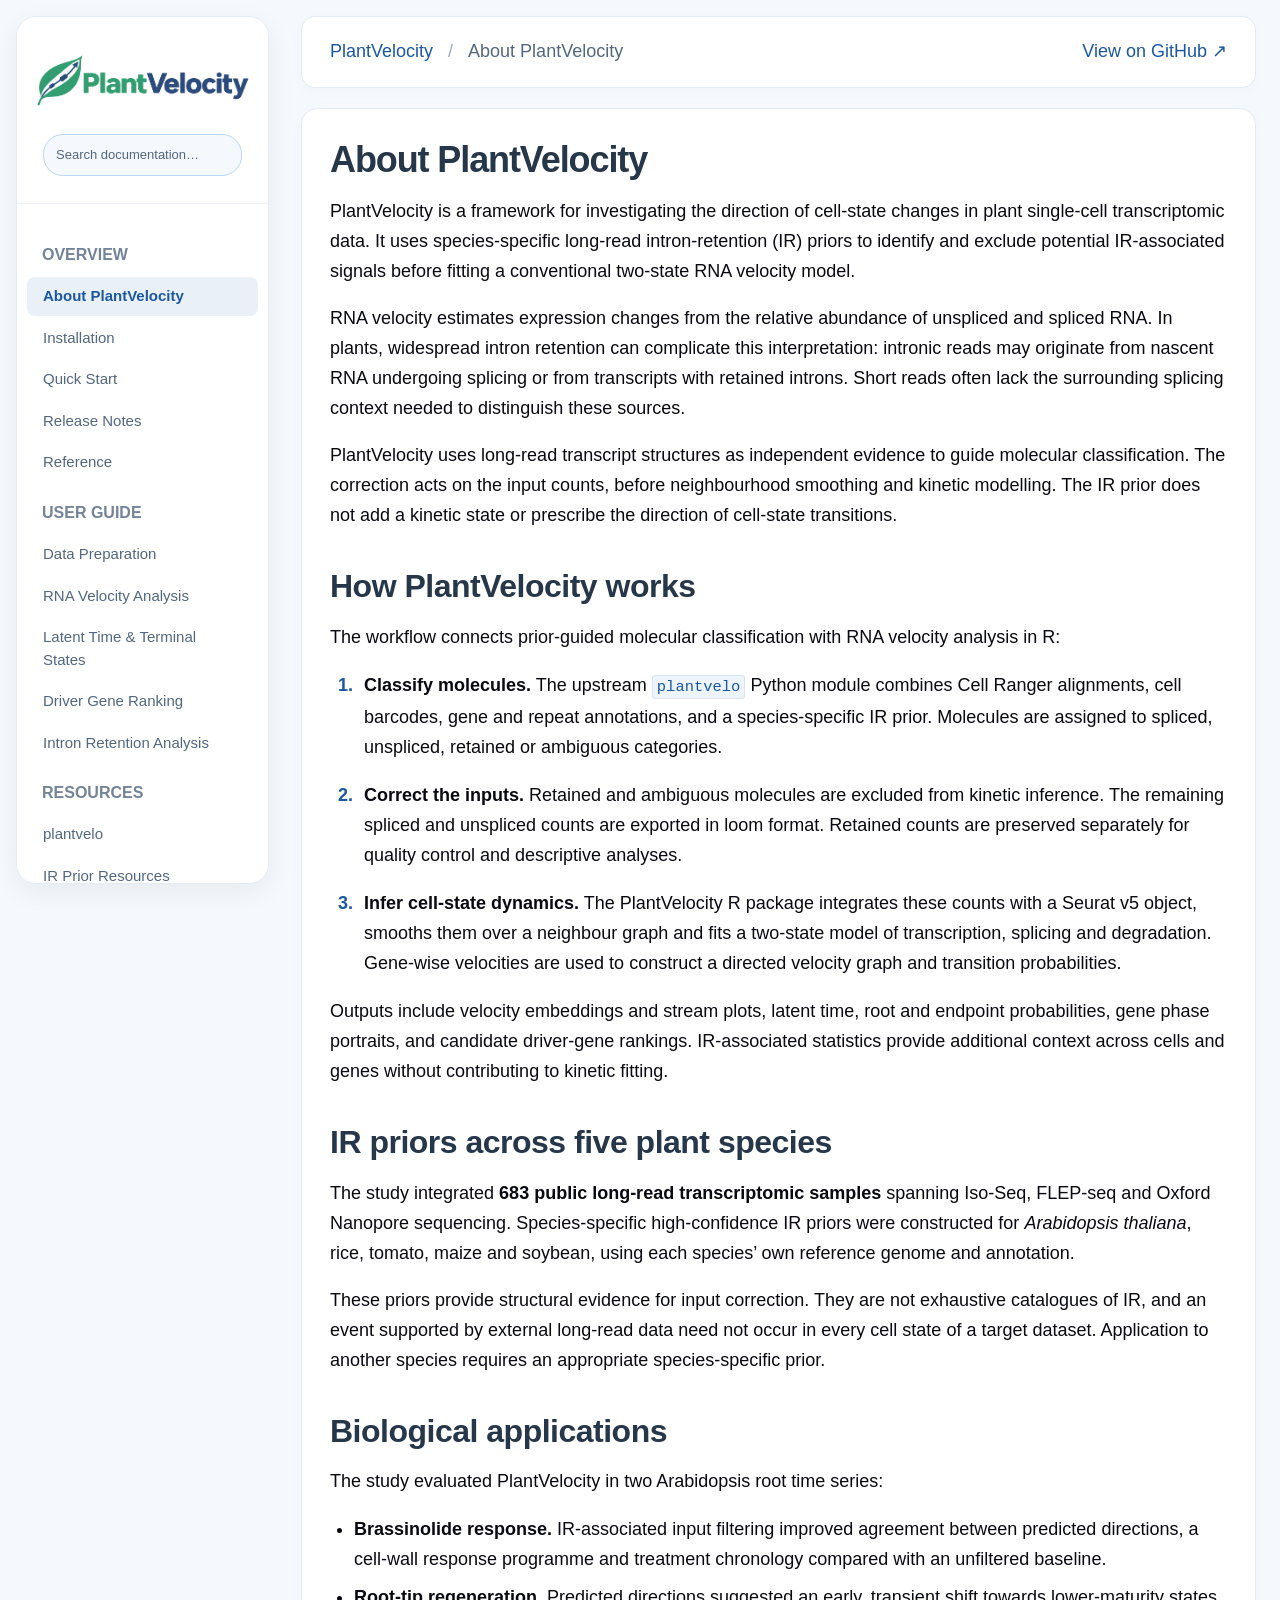
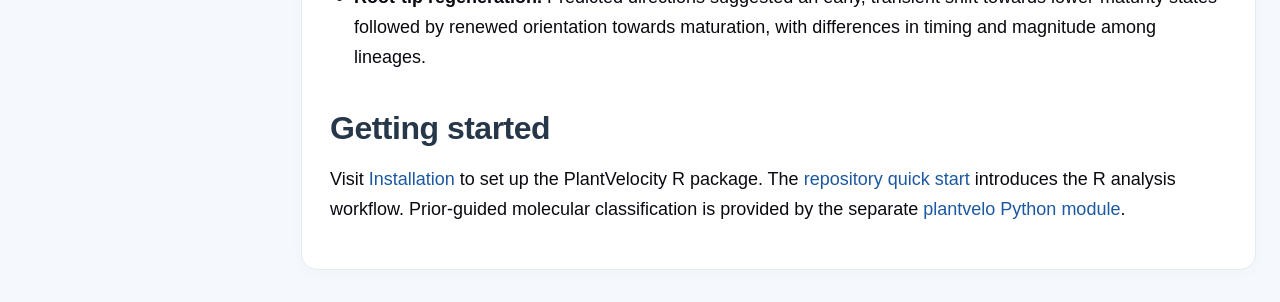
<file: docs/index.html>
<!doctype html>
<html lang="en">
<head>
  <meta charset="utf-8">
  <meta name="viewport" content="width=device-width, initial-scale=1">
  <meta name="description" content="PlantVelocity uses species-specific long-read intron-retention priors to correct plant single-cell RNA velocity inputs before two-state kinetic modelling.">
  <title>About PlantVelocity — PlantVelocity documentation</title>
  <link rel="stylesheet" href="style.css">
  <script src="navigation.js" defer></script>
</head>
<body>
  <a class="skip-link" href="#main">Skip to content</a>
  <aside class="sidebar" aria-label="Documentation navigation">
    <div class="brand">
      <a href="index.html"><img class="brand-logo" src="assets/logo.png" alt="PlantVelocity" width="2172" height="724"></a>
      <label class="sr-only" for="navigation-search">Search documentation pages</label>
      <input id="navigation-search" type="search" placeholder="Search documentation…" aria-controls="documentation-nav" autocomplete="off" hidden>
    </div>
    <nav id="documentation-nav" aria-label="Documentation">
      <div class="nav-group">
        <p class="nav-label">OVERVIEW</p>
        <a class="selected" aria-current="page" href="index.html">About PlantVelocity</a>
        <a href="installation.html">Installation</a>
        <a href="quick-start.html">Quick Start</a>
        <a href="release-notes.html">Release Notes</a>
        <a href="reference.html">Reference</a>
      </div>
      <div class="nav-group">
        <p class="nav-label">USER GUIDE</p>
        <a href="data-preparation.html">Data Preparation</a>
        <a href="rna-velocity-analysis.html">RNA Velocity Analysis</a>
        <a href="latent-time-terminal-states.html">Latent Time &amp; Terminal States</a>
        <a href="driver-gene-ranking.html">Driver Gene Ranking</a>
        <a href="intron-retention-analysis.html">Intron Retention Analysis</a>
      </div>
      <div class="nav-group">
        <p class="nav-label">RESOURCES</p>
        <a href="plantvelo.html">plantvelo</a>
        <a href="ir-prior-resources.html">IR Prior Resources</a>
      </div>
      <p class="search-status" role="status" aria-live="polite" hidden>No matching pages.</p>
    </nav>
  </aside>
  <div class="page">
    <header class="breadcrumbs"><span><a href="index.html">PlantVelocity</a><span aria-hidden="true"> / </span>About PlantVelocity</span><a class="source" href="https://github.com/PlantVelocityProject/PlantVelocity">View on GitHub ↗</a></header>
    <main id="main" tabindex="-1">
      <h1>About PlantVelocity</h1>
      <!-- Content adapted from the author-provided manuscript
           2026.9.15-PlantVelocity-English.docx: Abstract, Introduction,
           framework description, five-species resource, and Discussion.
           Resource coverage and application results describe the manuscript study. -->
      <p>PlantVelocity is a framework for investigating the direction of cell-state changes in plant single-cell transcriptomic data. It uses species-specific long-read intron-retention (IR) priors to identify and exclude potential IR-associated signals before fitting a conventional two-state RNA velocity model.</p>
      <p>RNA velocity estimates expression changes from the relative abundance of unspliced and spliced RNA. In plants, widespread intron retention can complicate this interpretation: intronic reads may originate from nascent RNA undergoing splicing or from transcripts with retained introns. Short reads often lack the surrounding splicing context needed to distinguish these sources.</p>
      <p>PlantVelocity uses long-read transcript structures as independent evidence to guide molecular classification. The correction acts on the input counts, before neighbourhood smoothing and kinetic modelling. The IR prior does not add a kinetic state or prescribe the direction of cell-state transitions.</p>

      <section id="workflow">
        <h2>How PlantVelocity works<a class="anchor" href="#workflow" aria-label="Link to How PlantVelocity works">¶</a></h2>
        <p>The workflow connects prior-guided molecular classification with RNA velocity analysis in R:</p>
        <ol class="about-workflow">
          <li><strong>Classify molecules.</strong> The upstream <code>plantvelo</code> Python module combines Cell Ranger alignments, cell barcodes, gene and repeat annotations, and a species-specific IR prior. Molecules are assigned to spliced, unspliced, retained or ambiguous categories.</li>
          <li><strong>Correct the inputs.</strong> Retained and ambiguous molecules are excluded from kinetic inference. The remaining spliced and unspliced counts are exported in loom format. Retained counts are preserved separately for quality control and descriptive analyses.</li>
          <li><strong>Infer cell-state dynamics.</strong> The PlantVelocity R package integrates these counts with a Seurat v5 object, smooths them over a neighbour graph and fits a two-state model of transcription, splicing and degradation. Gene-wise velocities are used to construct a directed velocity graph and transition probabilities.</li>
        </ol>
        <p>Outputs include velocity embeddings and stream plots, latent time, root and endpoint probabilities, gene phase portraits, and candidate driver-gene rankings. IR-associated statistics provide additional context across cells and genes without contributing to kinetic fitting.</p>
      </section>

      <section id="ir-priors">
        <h2>IR priors across five plant species<a class="anchor" href="#ir-priors" aria-label="Link to IR priors across five plant species">¶</a></h2>
        <p>The study integrated <strong>683 public long-read transcriptomic samples</strong> spanning Iso-Seq, FLEP-seq and Oxford Nanopore sequencing. Species-specific high-confidence IR priors were constructed for <em>Arabidopsis thaliana</em>, rice, tomato, maize and soybean, using each species’ own reference genome and annotation.</p>
        <p>These priors provide structural evidence for input correction. They are not exhaustive catalogues of IR, and an event supported by external long-read data need not occur in every cell state of a target dataset. Application to another species requires an appropriate species-specific prior.</p>
      </section>

      <section id="applications">
        <h2>Biological applications<a class="anchor" href="#applications" aria-label="Link to Biological applications">¶</a></h2>
        <p>The study evaluated PlantVelocity in two Arabidopsis root time series:</p>
        <ul>
          <li><strong>Brassinolide response.</strong> IR-associated input filtering improved agreement between predicted directions, a cell-wall response programme and treatment chronology compared with an unfiltered baseline.</li>
          <li><strong>Root-tip regeneration.</strong> Predicted directions suggested an early, transient shift towards lower-maturity states followed by renewed orientation towards maturation, with differences in timing and magnitude among lineages.</li>
        </ul>
      </section>

      <section id="getting-started">
        <h2>Getting started<a class="anchor" href="#getting-started" aria-label="Link to Getting started">¶</a></h2>
        <p>Visit <a href="installation.html">Installation</a> to set up the PlantVelocity R package. The <a href="https://github.com/PlantVelocityProject/PlantVelocity#quick-start">repository quick start</a> introduces the R analysis workflow. Prior-guided molecular classification is provided by the separate <a href="https://github.com/PlantVelocityProject/plantvelo">plantvelo Python module</a>.</p>
      </section>
    </main>
  </div>
</body>
</html>
</file>
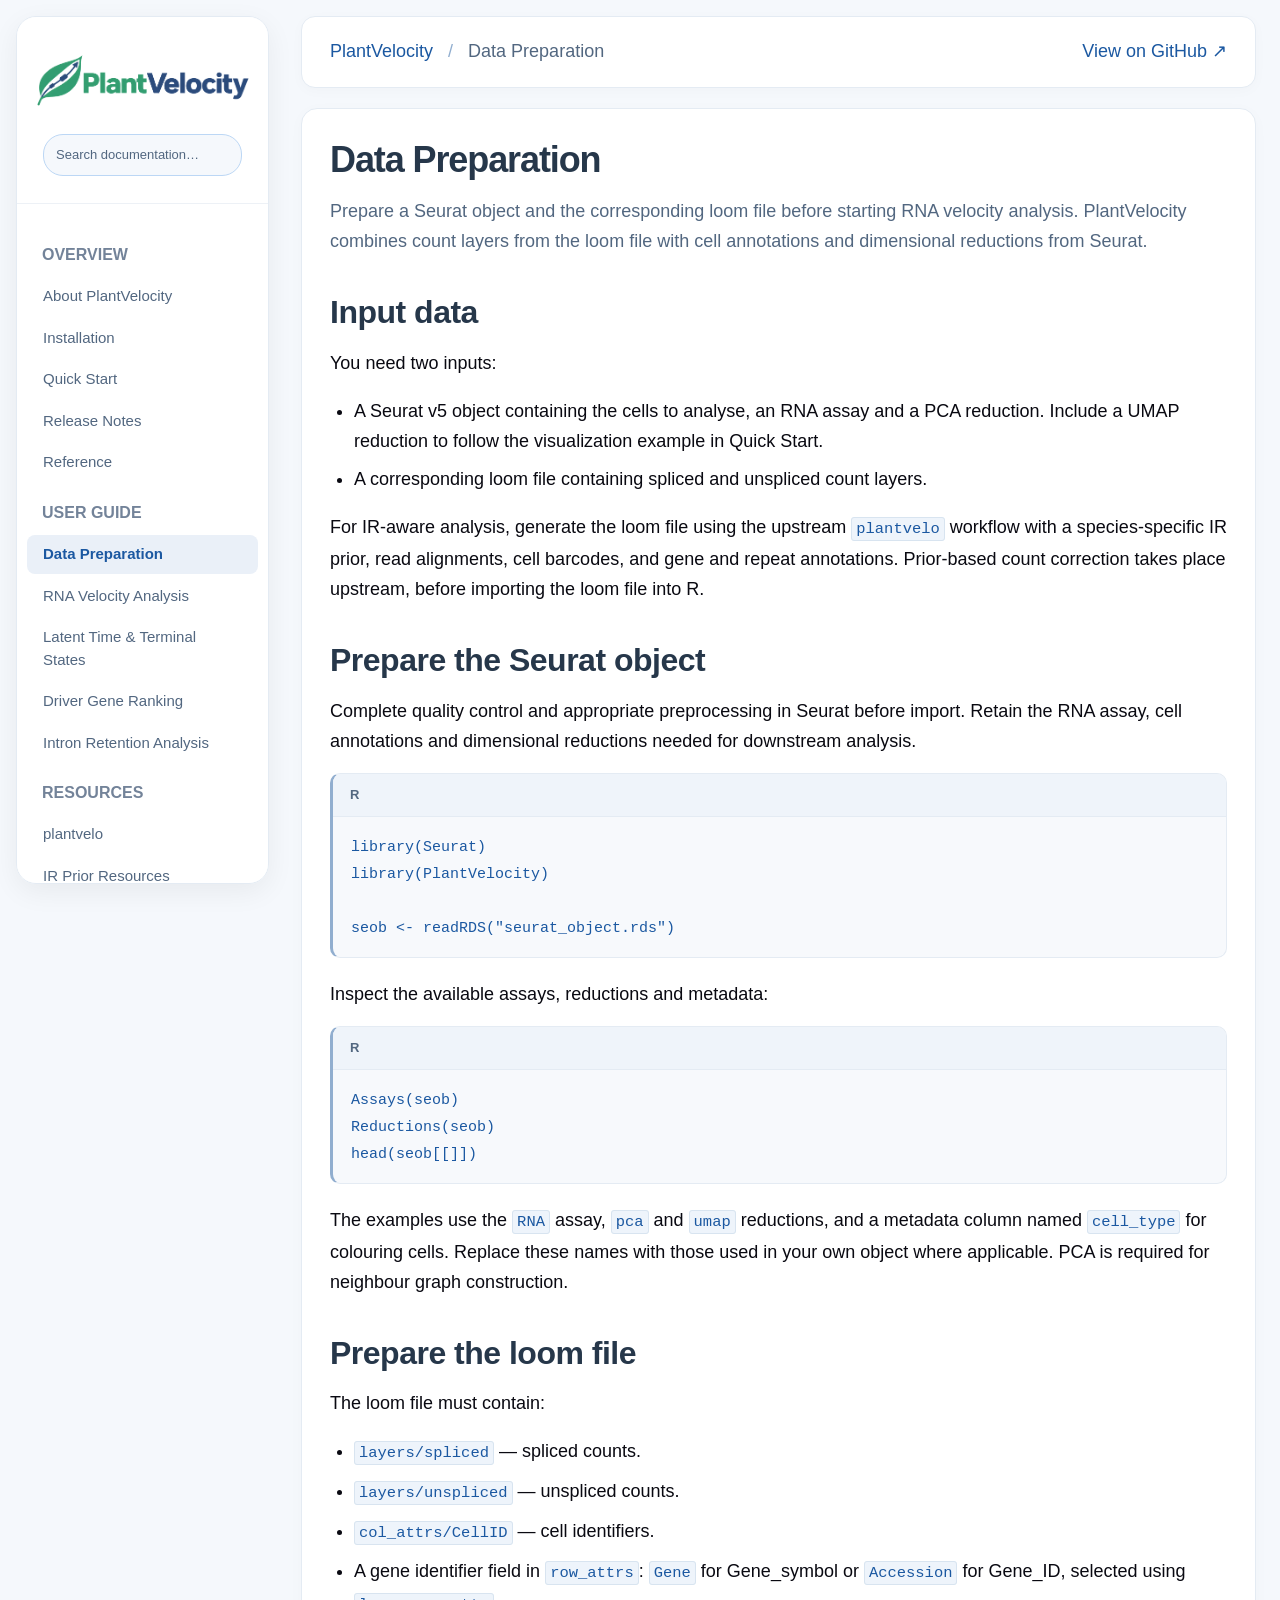
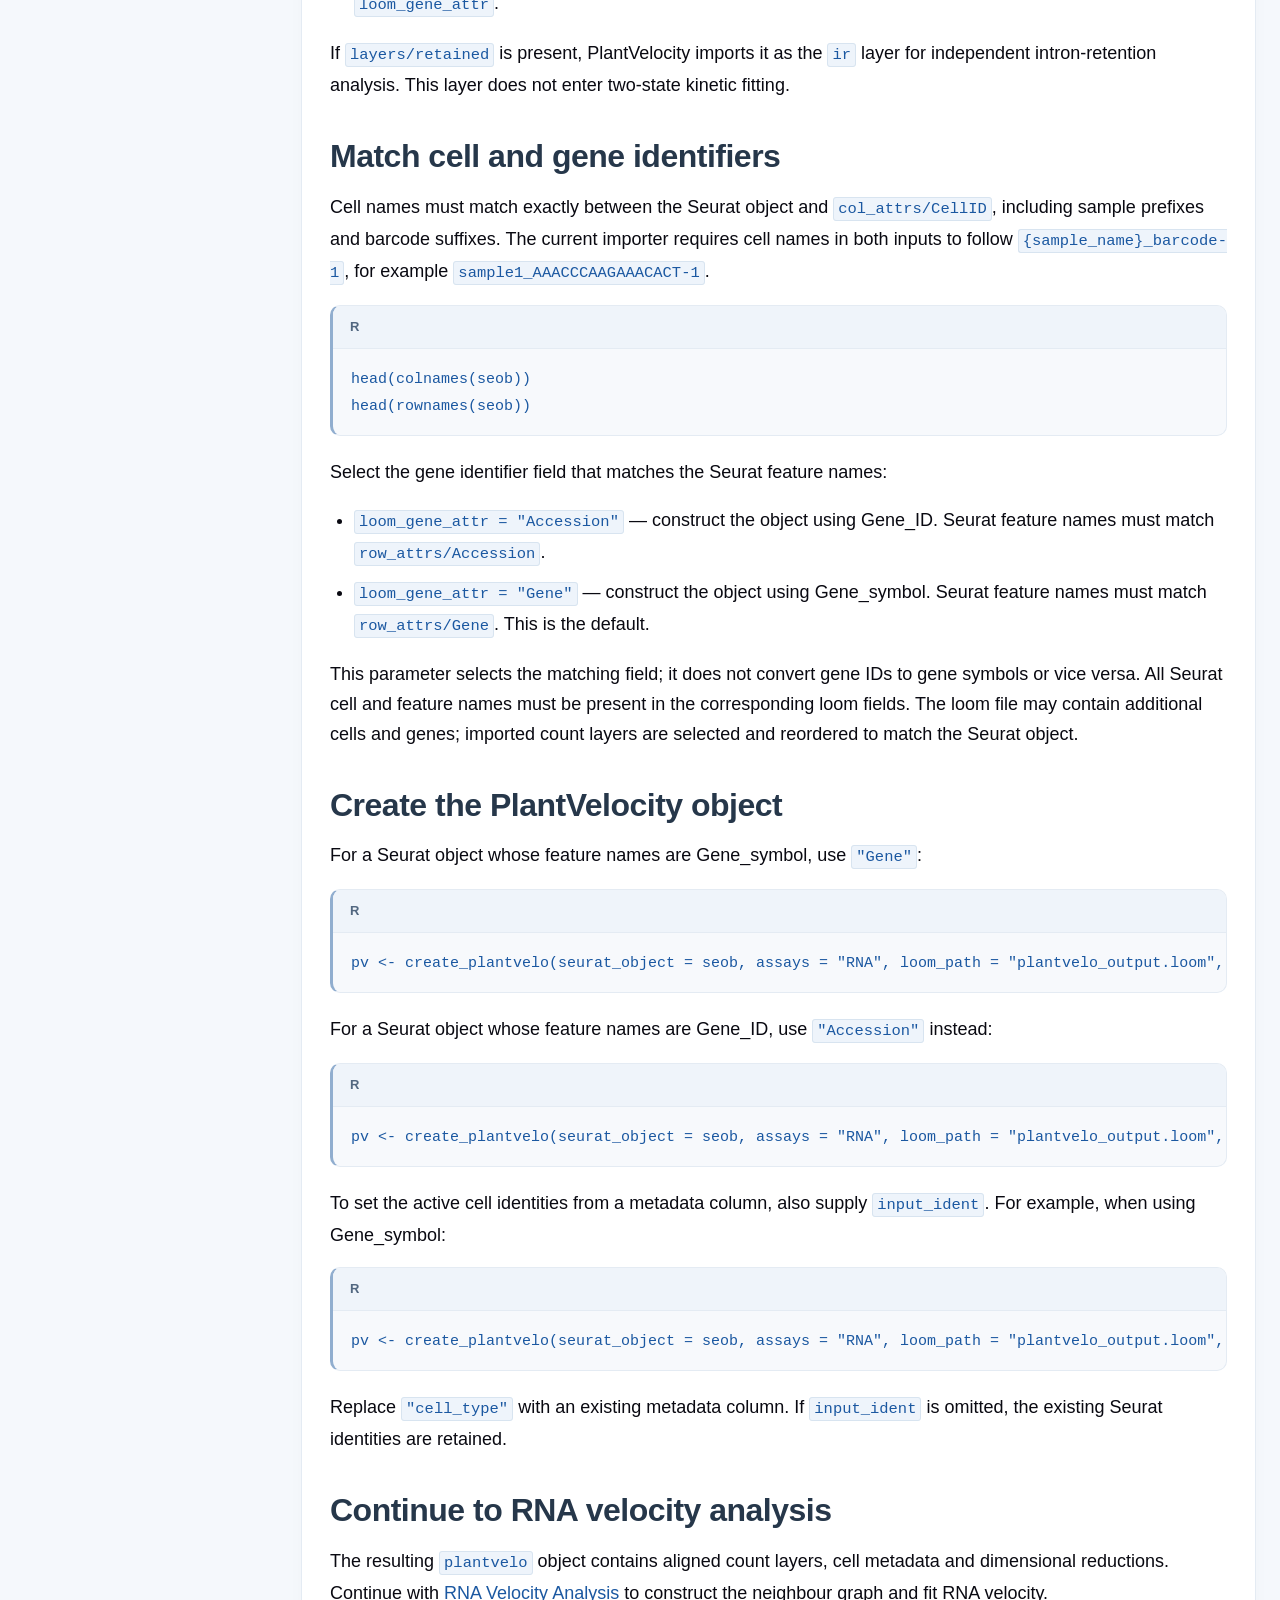
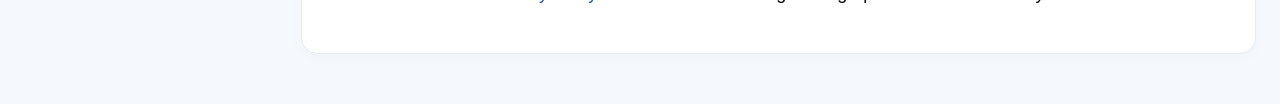
<file: docs/data-preparation.html>
<!doctype html>
<html lang="en">
<head>
  <meta charset="utf-8">
  <meta name="viewport" content="width=device-width, initial-scale=1">
  <meta name="description" content="Prepare a Seurat object and a matching loom file for PlantVelocity RNA velocity analysis.">
  <title>Data Preparation — PlantVelocity documentation</title>
  <link rel="stylesheet" href="style.css">
  <script src="navigation.js" defer></script>
</head>
<body>
  <a class="skip-link" href="#main">Skip to content</a>
  <aside class="sidebar" aria-label="Documentation navigation">
    <div class="brand">
      <a href="index.html"><img class="brand-logo" src="assets/logo.png" alt="PlantVelocity" width="2172" height="724"></a>
      <label class="sr-only" for="navigation-search">Search documentation pages</label>
      <input id="navigation-search" type="search" placeholder="Search documentation…" aria-controls="documentation-nav" autocomplete="off" hidden>
    </div>
    <nav id="documentation-nav" aria-label="Documentation">
      <div class="nav-group">
        <p class="nav-label">OVERVIEW</p>
        <a href="index.html">About PlantVelocity</a>
        <a href="installation.html">Installation</a>
        <a href="quick-start.html">Quick Start</a>
        <a href="release-notes.html">Release Notes</a>
        <a href="reference.html">Reference</a>
      </div>
      <div class="nav-group">
        <p class="nav-label">USER GUIDE</p>
        <a class="selected" aria-current="page" href="data-preparation.html">Data Preparation</a>
        <a href="rna-velocity-analysis.html">RNA Velocity Analysis</a>
        <a href="latent-time-terminal-states.html">Latent Time &amp; Terminal States</a>
        <a href="driver-gene-ranking.html">Driver Gene Ranking</a>
        <a href="intron-retention-analysis.html">Intron Retention Analysis</a>
      </div>
      <div class="nav-group">
        <p class="nav-label">RESOURCES</p>
        <a href="plantvelo.html">plantvelo</a>
        <a href="ir-prior-resources.html">IR Prior Resources</a>
      </div>
      <p class="search-status" role="status" aria-live="polite" hidden>No matching pages.</p>
    </nav>
  </aside>
  <div class="page">
    <header class="breadcrumbs"><span><a href="index.html">PlantVelocity</a><span aria-hidden="true"> / </span>Data Preparation</span><a class="source" href="https://github.com/PlantVelocityProject/PlantVelocity">View on GitHub ↗</a></header>
    <main id="main" tabindex="-1">
      <h1>Data Preparation</h1>
      <p class="lead">Prepare a Seurat object and the corresponding loom file before starting RNA velocity analysis. PlantVelocity combines count layers from the loom file with cell annotations and dimensional reductions from Seurat.</p>

      <section id="input-data">
        <h2>Input data<a class="anchor" href="#input-data" aria-label="Link to Input data">¶</a></h2>
        <p>You need two inputs:</p>
        <ul>
          <li>A Seurat v5 object containing the cells to analyse, an RNA assay and a PCA reduction. Include a UMAP reduction to follow the visualization example in Quick Start.</li>
          <li>A corresponding loom file containing spliced and unspliced count layers.</li>
        </ul>
        <p>For IR-aware analysis, generate the loom file using the upstream <code>plantvelo</code> workflow with a species-specific IR prior, read alignments, cell barcodes, and gene and repeat annotations. Prior-based count correction takes place upstream, before importing the loom file into R.</p>
      </section>

      <section id="prepare-seurat">
        <h2>Prepare the Seurat object<a class="anchor" href="#prepare-seurat" aria-label="Link to Prepare the Seurat object">¶</a></h2>
        <p>Complete quality control and appropriate preprocessing in Seurat before import. Retain the RNA assay, cell annotations and dimensional reductions needed for downstream analysis.</p>
        <div class="code-block"><span class="language">R</span><pre><code>library(Seurat)
library(PlantVelocity)

seob &lt;- readRDS("seurat_object.rds")</code></pre></div>
        <p>Inspect the available assays, reductions and metadata:</p>
        <div class="code-block"><span class="language">R</span><pre><code>Assays(seob)
Reductions(seob)
head(seob[[]])</code></pre></div>
        <p>The examples use the <code>RNA</code> assay, <code>pca</code> and <code>umap</code> reductions, and a metadata column named <code>cell_type</code> for colouring cells. Replace these names with those used in your own object where applicable. PCA is required for neighbour graph construction.</p>
      </section>

      <section id="prepare-loom">
        <h2>Prepare the loom file<a class="anchor" href="#prepare-loom" aria-label="Link to Prepare the loom file">¶</a></h2>
        <p>The loom file must contain:</p>
        <ul>
          <li><code>layers/spliced</code> — spliced counts.</li>
          <li><code>layers/unspliced</code> — unspliced counts.</li>
          <li><code>col_attrs/CellID</code> — cell identifiers.</li>
          <li>A gene identifier field in <code>row_attrs</code>: <code>Gene</code> for Gene_symbol or <code>Accession</code> for Gene_ID, selected using <code>loom_gene_attr</code>.</li>
        </ul>
        <p>If <code>layers/retained</code> is present, PlantVelocity imports it as the <code>ir</code> layer for independent intron-retention analysis. This layer does not enter two-state kinetic fitting.</p>
      </section>

      <section id="match-identifiers">
        <h2>Match cell and gene identifiers<a class="anchor" href="#match-identifiers" aria-label="Link to Match cell and gene identifiers">¶</a></h2>
        <p>Cell names must match exactly between the Seurat object and <code>col_attrs/CellID</code>, including sample prefixes and barcode suffixes. The current importer requires cell names in both inputs to follow <code>{sample_name}_barcode-1</code>, for example <code>sample1_AAACCCAAGAAACACT-1</code>.</p>
        <div class="code-block"><span class="language">R</span><pre><code>head(colnames(seob))
head(rownames(seob))</code></pre></div>
        <p>Select the gene identifier field that matches the Seurat feature names:</p>
        <ul>
          <li><code>loom_gene_attr = "Accession"</code> — construct the object using Gene_ID. Seurat feature names must match <code>row_attrs/Accession</code>.</li>
          <li><code>loom_gene_attr = "Gene"</code> — construct the object using Gene_symbol. Seurat feature names must match <code>row_attrs/Gene</code>. This is the default.</li>
        </ul>
        <p>This parameter selects the matching field; it does not convert gene IDs to gene symbols or vice versa. All Seurat cell and feature names must be present in the corresponding loom fields. The loom file may contain additional cells and genes; imported count layers are selected and reordered to match the Seurat object.</p>
      </section>

      <section id="create-object">
        <h2>Create the PlantVelocity object<a class="anchor" href="#create-object" aria-label="Link to Create the PlantVelocity object">¶</a></h2>
        <p>For a Seurat object whose feature names are Gene_symbol, use <code>"Gene"</code>:</p>
        <div class="code-block"><span class="language">R</span><pre><code>pv &lt;- create_plantvelo(seurat_object = seob, assays = "RNA", loom_path = "plantvelo_output.loom", loom_gene_attr = "Gene")</code></pre></div>
        <p>For a Seurat object whose feature names are Gene_ID, use <code>"Accession"</code> instead:</p>
        <div class="code-block"><span class="language">R</span><pre><code>pv &lt;- create_plantvelo(seurat_object = seob, assays = "RNA", loom_path = "plantvelo_output.loom", loom_gene_attr = "Accession")</code></pre></div>
        <p>To set the active cell identities from a metadata column, also supply <code>input_ident</code>. For example, when using Gene_symbol:</p>
        <div class="code-block"><span class="language">R</span><pre><code>pv &lt;- create_plantvelo(seurat_object = seob, assays = "RNA", loom_path = "plantvelo_output.loom", loom_gene_attr = "Gene", input_ident = "cell_type")</code></pre></div>
        <p>Replace <code>"cell_type"</code> with an existing metadata column. If <code>input_ident</code> is omitted, the existing Seurat identities are retained.</p>
      </section>

      <section id="continue-analysis">
        <h2>Continue to RNA velocity analysis<a class="anchor" href="#continue-analysis" aria-label="Link to Continue to RNA velocity analysis">¶</a></h2>
        <p>The resulting <code>plantvelo</code> object contains aligned count layers, cell metadata and dimensional reductions. Continue with <a href="rna-velocity-analysis.html">RNA Velocity Analysis</a> to construct the neighbour graph and fit RNA velocity.</p>
      </section>
    </main>
  </div>
</body>
</html>
</file>
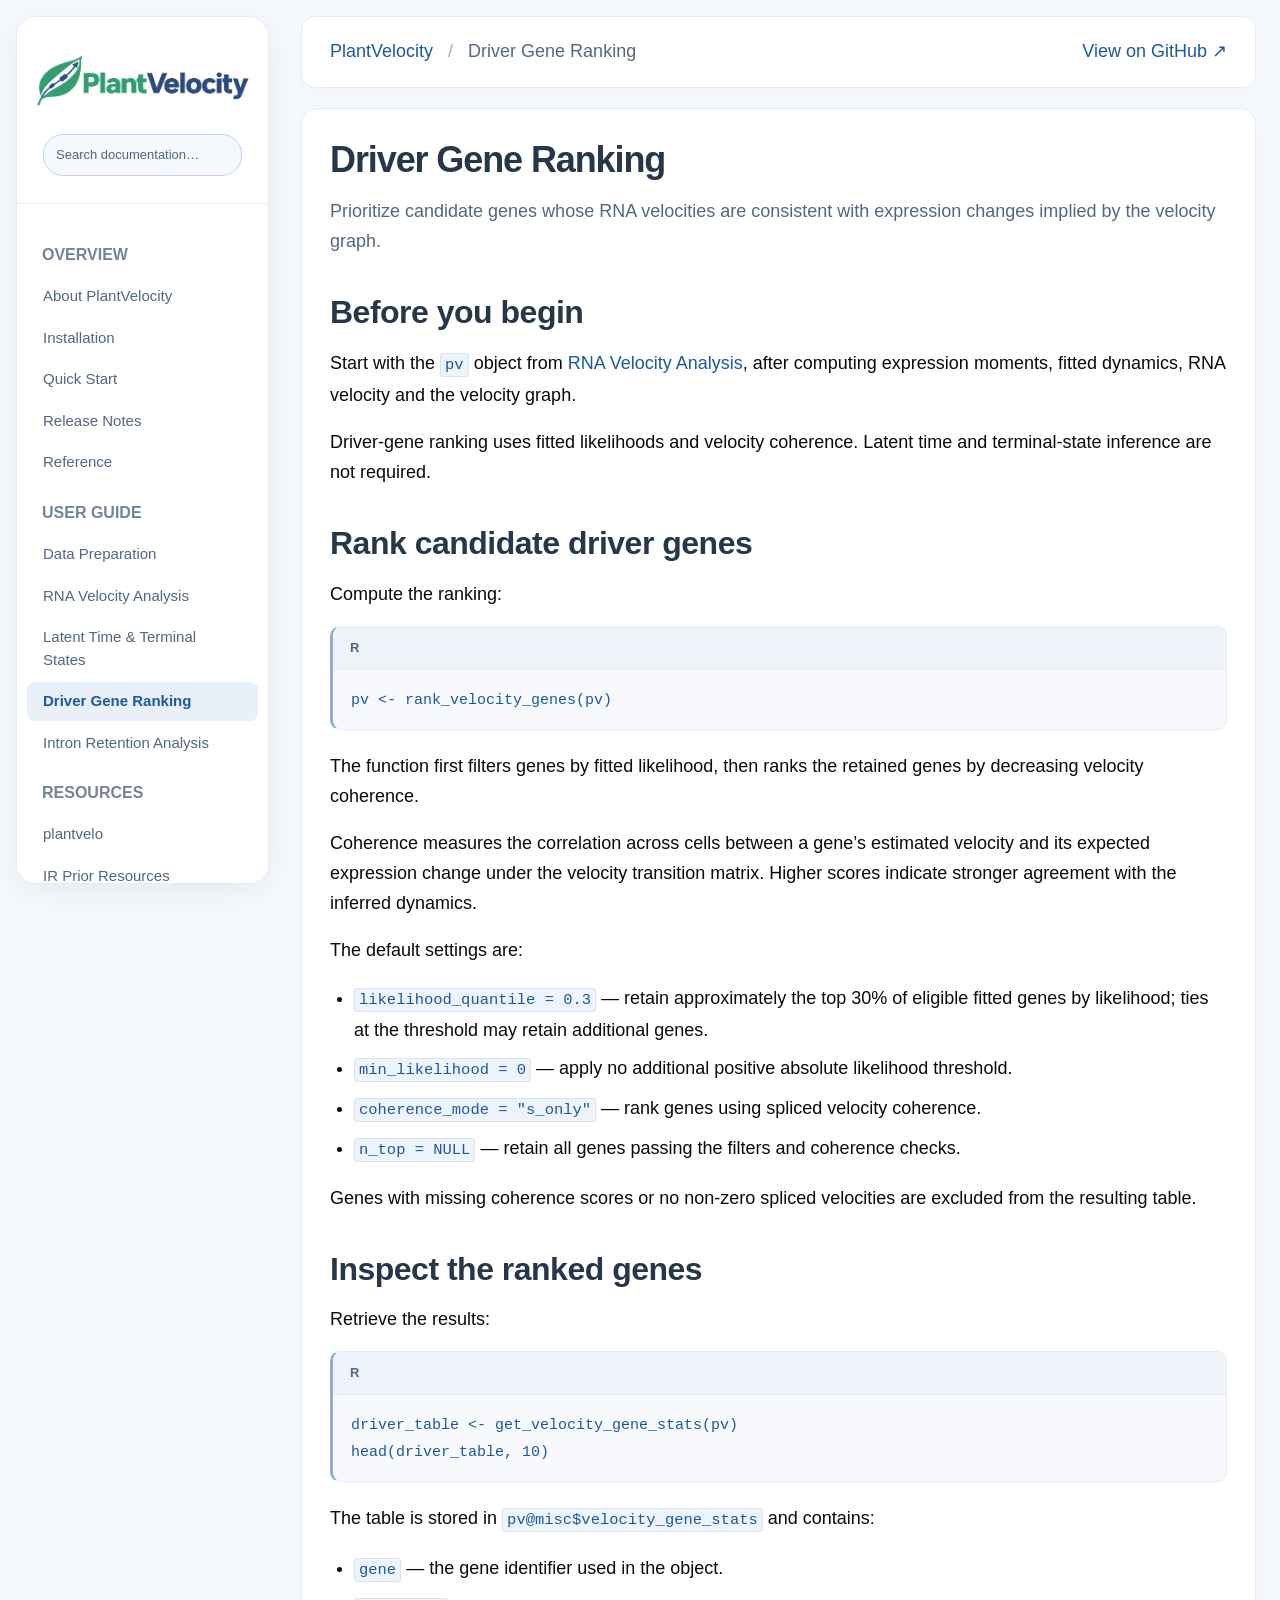
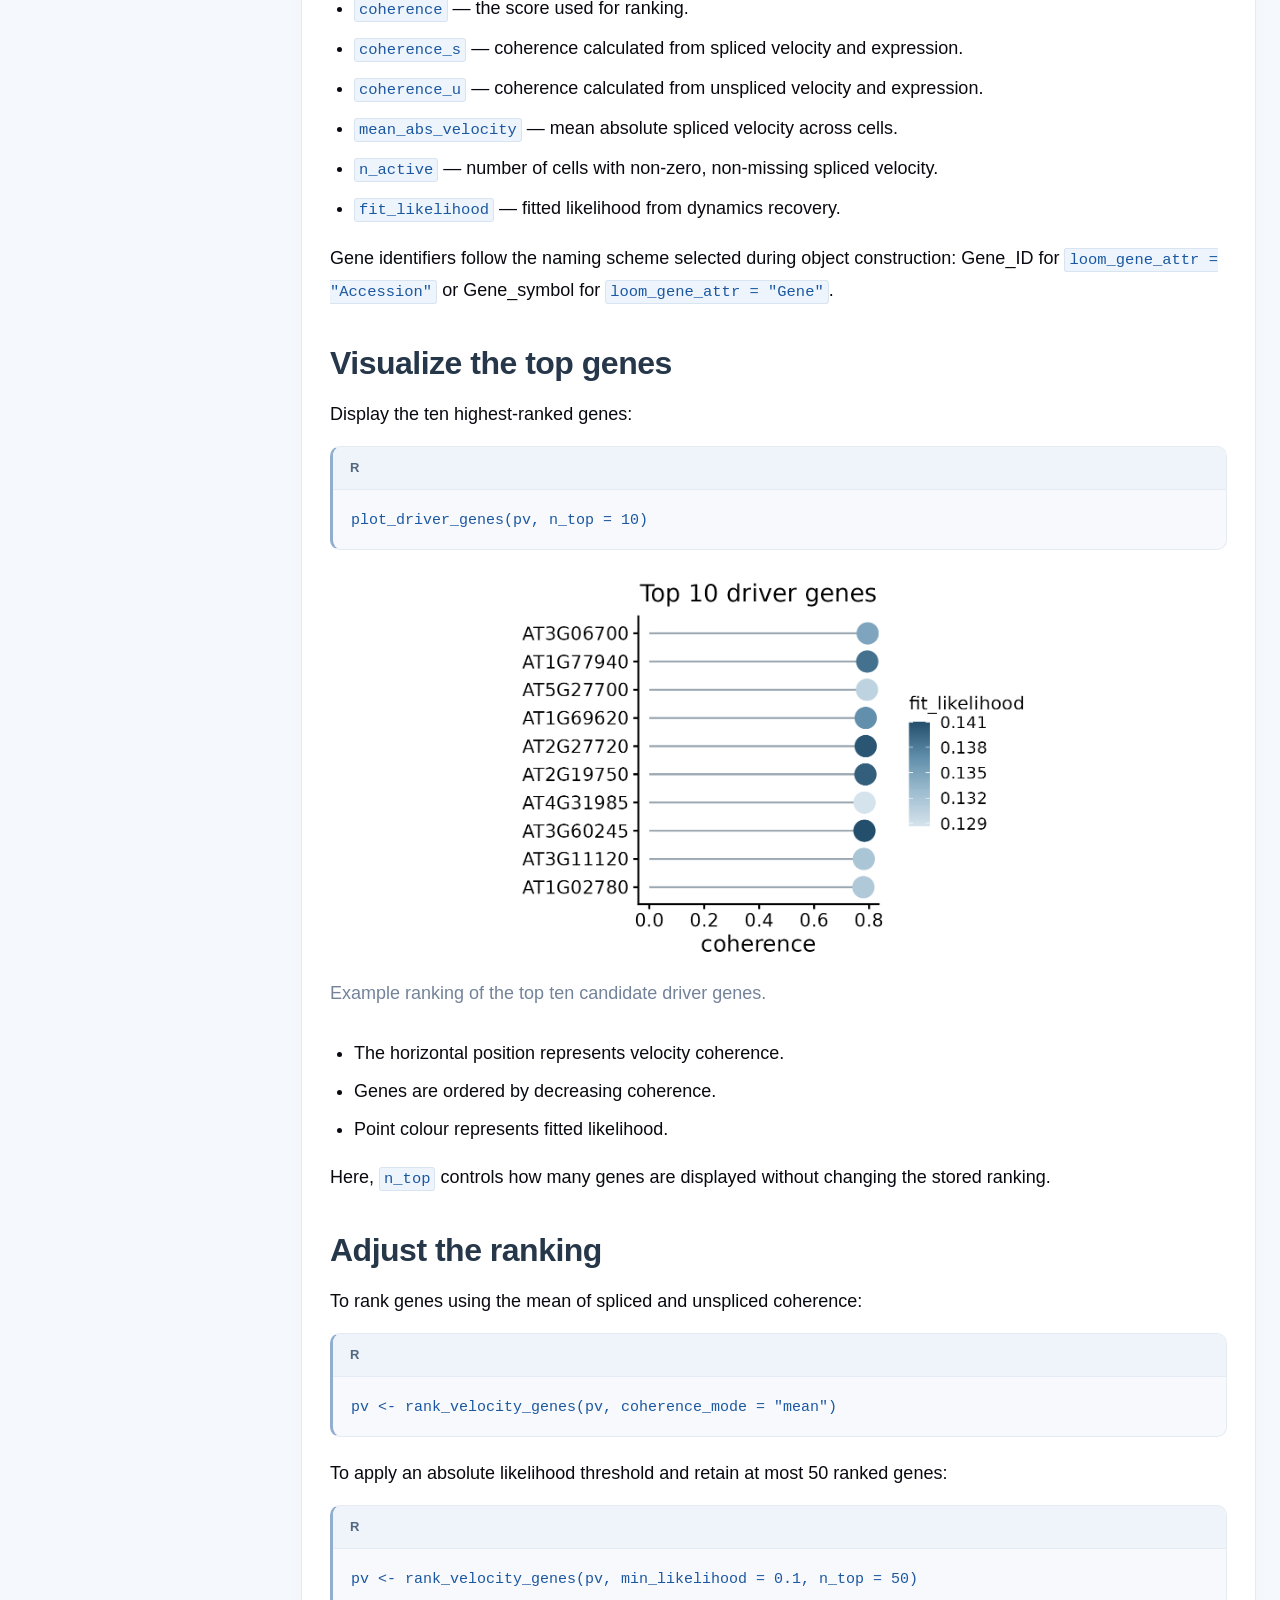
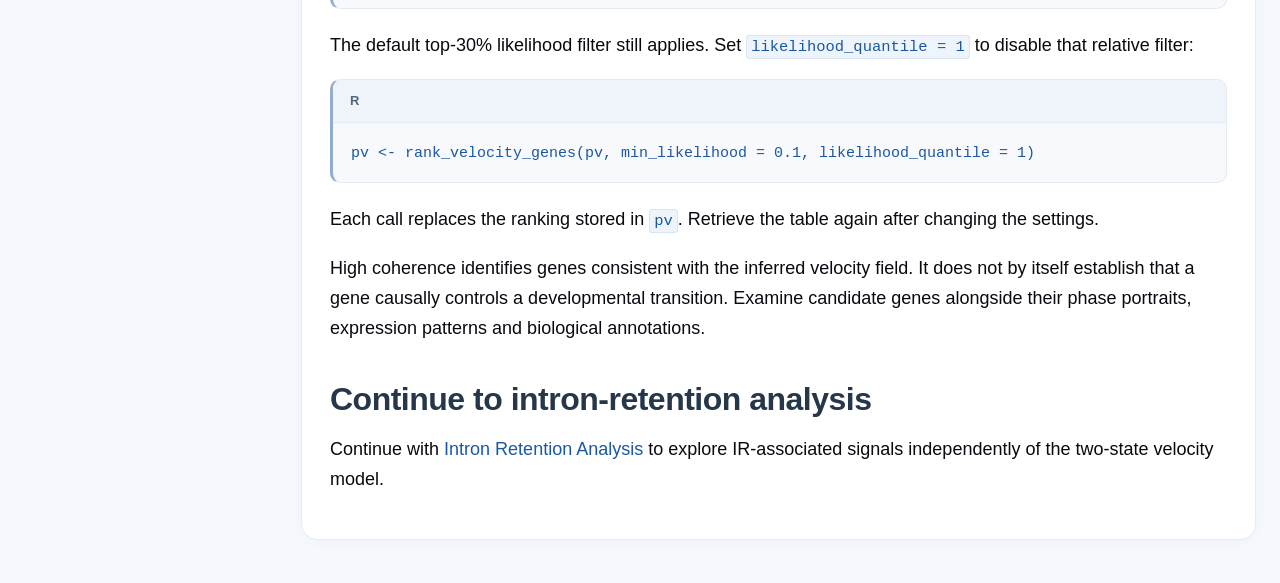
<file: docs/driver-gene-ranking.html>
<!doctype html>
<html lang="en">
<head>
  <meta charset="utf-8">
  <meta name="viewport" content="width=device-width, initial-scale=1">
  <meta name="description" content="Rank candidate driver genes by velocity coherence, inspect gene statistics and visualize the highest-ranked genes.">
  <title>Driver Gene Ranking — PlantVelocity documentation</title>
  <link rel="stylesheet" href="style.css">
  <script src="navigation.js" defer></script>
</head>
<body>
  <a class="skip-link" href="#main">Skip to content</a>
  <aside class="sidebar" aria-label="Documentation navigation">
    <div class="brand">
      <a href="index.html"><img class="brand-logo" src="assets/logo.png" alt="PlantVelocity" width="2172" height="724"></a>
      <label class="sr-only" for="navigation-search">Search documentation pages</label>
      <input id="navigation-search" type="search" placeholder="Search documentation…" aria-controls="documentation-nav" autocomplete="off" hidden>
    </div>
    <nav id="documentation-nav" aria-label="Documentation">
      <div class="nav-group">
        <p class="nav-label">OVERVIEW</p>
        <a href="index.html">About PlantVelocity</a>
        <a href="installation.html">Installation</a>
        <a href="quick-start.html">Quick Start</a>
        <a href="release-notes.html">Release Notes</a>
        <a href="reference.html">Reference</a>
      </div>
      <div class="nav-group">
        <p class="nav-label">USER GUIDE</p>
        <a href="data-preparation.html">Data Preparation</a>
        <a href="rna-velocity-analysis.html">RNA Velocity Analysis</a>
        <a href="latent-time-terminal-states.html">Latent Time &amp; Terminal States</a>
        <a class="selected" aria-current="page" href="driver-gene-ranking.html">Driver Gene Ranking</a>
        <a href="intron-retention-analysis.html">Intron Retention Analysis</a>
      </div>
      <div class="nav-group">
        <p class="nav-label">RESOURCES</p>
        <a href="plantvelo.html">plantvelo</a>
        <a href="ir-prior-resources.html">IR Prior Resources</a>
      </div>
      <p class="search-status" role="status" aria-live="polite" hidden>No matching pages.</p>
    </nav>
  </aside>
  <div class="page">
    <header class="breadcrumbs"><span><a href="index.html">PlantVelocity</a><span aria-hidden="true"> / </span>Driver Gene Ranking</span><a class="source" href="https://github.com/PlantVelocityProject/PlantVelocity">View on GitHub ↗</a></header>
    <main id="main" tabindex="-1">
      <h1>Driver Gene Ranking</h1>
      <p class="lead">Prioritize candidate genes whose RNA velocities are consistent with expression changes implied by the velocity graph.</p>

      <section id="before-you-begin">
        <h2>Before you begin<a class="anchor" href="#before-you-begin" aria-label="Link to Before you begin">¶</a></h2>
        <p>Start with the <code>pv</code> object from <a href="rna-velocity-analysis.html">RNA Velocity Analysis</a>, after computing expression moments, fitted dynamics, RNA velocity and the velocity graph.</p>
        <p>Driver-gene ranking uses fitted likelihoods and velocity coherence. Latent time and terminal-state inference are not required.</p>
      </section>

      <section id="rank-genes">
        <h2>Rank candidate driver genes<a class="anchor" href="#rank-genes" aria-label="Link to Rank candidate driver genes">¶</a></h2>
        <p>Compute the ranking:</p>
        <div class="code-block"><span class="language">R</span><pre><code>pv &lt;- rank_velocity_genes(pv)</code></pre></div>
        <p>The function first filters genes by fitted likelihood, then ranks the retained genes by decreasing velocity coherence.</p>
        <p>Coherence measures the correlation across cells between a gene’s estimated velocity and its expected expression change under the velocity transition matrix. Higher scores indicate stronger agreement with the inferred dynamics.</p>
        <p>The default settings are:</p>
        <ul>
          <li><code>likelihood_quantile = 0.3</code> — retain approximately the top 30% of eligible fitted genes by likelihood; ties at the threshold may retain additional genes.</li>
          <li><code>min_likelihood = 0</code> — apply no additional positive absolute likelihood threshold.</li>
          <li><code>coherence_mode = "s_only"</code> — rank genes using spliced velocity coherence.</li>
          <li><code>n_top = NULL</code> — retain all genes passing the filters and coherence checks.</li>
        </ul>
        <p>Genes with missing coherence scores or no non-zero spliced velocities are excluded from the resulting table.</p>
      </section>

      <section id="inspect-genes">
        <h2>Inspect the ranked genes<a class="anchor" href="#inspect-genes" aria-label="Link to Inspect the ranked genes">¶</a></h2>
        <p>Retrieve the results:</p>
        <div class="code-block"><span class="language">R</span><pre><code>driver_table &lt;- get_velocity_gene_stats(pv)
head(driver_table, 10)</code></pre></div>
        <p>The table is stored in <code>pv@misc$velocity_gene_stats</code> and contains:</p>
        <ul>
          <li><code>gene</code> — the gene identifier used in the object.</li>
          <li><code>coherence</code> — the score used for ranking.</li>
          <li><code>coherence_s</code> — coherence calculated from spliced velocity and expression.</li>
          <li><code>coherence_u</code> — coherence calculated from unspliced velocity and expression.</li>
          <li><code>mean_abs_velocity</code> — mean absolute spliced velocity across cells.</li>
          <li><code>n_active</code> — number of cells with non-zero, non-missing spliced velocity.</li>
          <li><code>fit_likelihood</code> — fitted likelihood from dynamics recovery.</li>
        </ul>
        <p>Gene identifiers follow the naming scheme selected during object construction: Gene_ID for <code>loom_gene_attr = "Accession"</code> or Gene_symbol for <code>loom_gene_attr = "Gene"</code>.</p>
      </section>

      <section id="visualize-genes">
        <h2>Visualize the top genes<a class="anchor" href="#visualize-genes" aria-label="Link to Visualize the top genes">¶</a></h2>
        <p>Display the ten highest-ranked genes:</p>
        <div class="code-block"><span class="language">R</span><pre><code>plot_driver_genes(pv, n_top = 10)</code></pre></div>
        <figure class="velocity-figure"><img src="assets/driver_genes.png" style="max-width: 59.5%;" alt="Lollipop chart of the top ten driver genes ranked by coherence, with point colour indicating fitted likelihood." loading="lazy"><figcaption>Example ranking of the top ten candidate driver genes.</figcaption></figure>
        <ul>
          <li>The horizontal position represents velocity coherence.</li>
          <li>Genes are ordered by decreasing coherence.</li>
          <li>Point colour represents fitted likelihood.</li>
        </ul>
        <p>Here, <code>n_top</code> controls how many genes are displayed without changing the stored ranking.</p>
      </section>

      <section id="adjust-ranking">
        <h2>Adjust the ranking<a class="anchor" href="#adjust-ranking" aria-label="Link to Adjust the ranking">¶</a></h2>
        <p>To rank genes using the mean of spliced and unspliced coherence:</p>
        <div class="code-block"><span class="language">R</span><pre><code>pv &lt;- rank_velocity_genes(pv, coherence_mode = "mean")</code></pre></div>
        <p>To apply an absolute likelihood threshold and retain at most 50 ranked genes:</p>
        <div class="code-block"><span class="language">R</span><pre><code>pv &lt;- rank_velocity_genes(pv, min_likelihood = 0.1, n_top = 50)</code></pre></div>
        <p>The default top-30% likelihood filter still applies. Set <code>likelihood_quantile = 1</code> to disable that relative filter:</p>
        <div class="code-block"><span class="language">R</span><pre><code>pv &lt;- rank_velocity_genes(pv, min_likelihood = 0.1, likelihood_quantile = 1)</code></pre></div>
        <p>Each call replaces the ranking stored in <code>pv</code>. Retrieve the table again after changing the settings.</p>
        <p>High coherence identifies genes consistent with the inferred velocity field. It does not by itself establish that a gene causally controls a developmental transition. Examine candidate genes alongside their phase portraits, expression patterns and biological annotations.</p>
      </section>

      <section id="next-steps">
        <h2>Continue to intron-retention analysis<a class="anchor" href="#next-steps" aria-label="Link to Continue to intron-retention analysis">¶</a></h2>
        <p>Continue with <a href="intron-retention-analysis.html">Intron Retention Analysis</a> to explore IR-associated signals independently of the two-state velocity model.</p>
      </section>
    </main>
  </div>
</body>
</html>
</file>
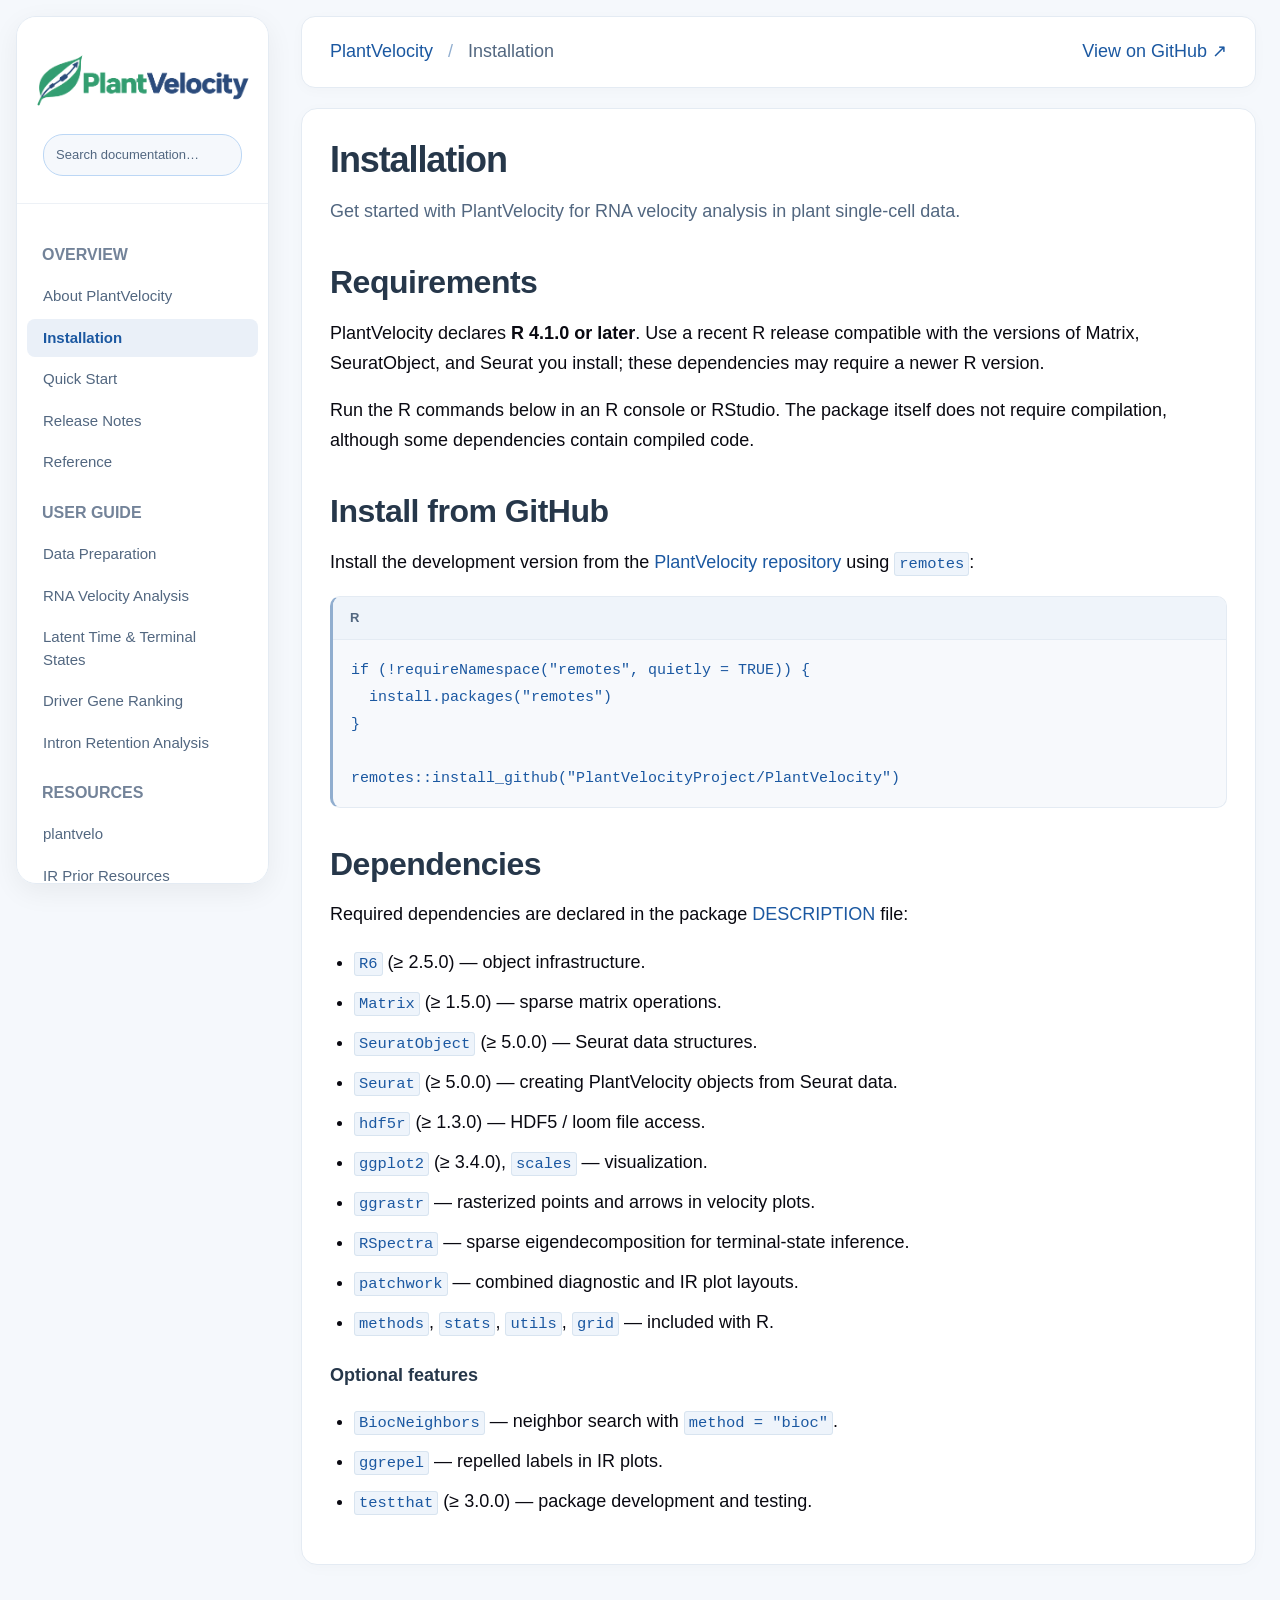
<file: docs/installation.html>
<!doctype html>
<html lang="en">
<head>
  <meta charset="utf-8">
  <meta name="viewport" content="width=device-width, initial-scale=1">
  <title>Installation — PlantVelocity documentation</title>
  <link rel="stylesheet" href="style.css">
  <script src="navigation.js" defer></script>
</head>
<body>
  <a class="skip-link" href="#main">Skip to content</a>
  <aside class="sidebar" aria-label="Documentation navigation">
    <div class="brand">
      <a href="index.html"><img class="brand-logo" src="assets/logo.png" alt="PlantVelocity" width="2172" height="724"></a>
      <label class="sr-only" for="navigation-search">Search documentation pages</label>
      <input id="navigation-search" type="search" placeholder="Search documentation…" aria-controls="documentation-nav" autocomplete="off" hidden>
    </div>
    <nav id="documentation-nav" aria-label="Documentation">
      <div class="nav-group">
        <p class="nav-label">OVERVIEW</p>
        <a href="index.html">About PlantVelocity</a>
        <a class="selected" aria-current="page" href="installation.html">Installation</a>
        <a href="quick-start.html">Quick Start</a>
        <a href="release-notes.html">Release Notes</a>
        <a href="reference.html">Reference</a>
      </div>
      <div class="nav-group">
        <p class="nav-label">USER GUIDE</p>
        <a href="data-preparation.html">Data Preparation</a>
        <a href="rna-velocity-analysis.html">RNA Velocity Analysis</a>
        <a href="latent-time-terminal-states.html">Latent Time &amp; Terminal States</a>
        <a href="driver-gene-ranking.html">Driver Gene Ranking</a>
        <a href="intron-retention-analysis.html">Intron Retention Analysis</a>
      </div>
      <div class="nav-group">
        <p class="nav-label">RESOURCES</p>
        <a href="plantvelo.html">plantvelo</a>
        <a href="ir-prior-resources.html">IR Prior Resources</a>
      </div>
      <p class="search-status" role="status" aria-live="polite" hidden>No matching pages.</p>
    </nav>
  </aside>
  <div class="page">
    <header class="breadcrumbs"><span><a href="index.html">PlantVelocity</a><span aria-hidden="true"> / </span>Installation</span><a class="source" href="https://github.com/PlantVelocityProject/PlantVelocity">View on GitHub ↗</a></header>
    <main id="main" tabindex="-1">
      <h1>Installation<a class="anchor" href="#main" aria-label="Link to Installation">¶</a></h1>
      <p class="lead">Get started with PlantVelocity for RNA velocity analysis in plant single-cell data.</p>
      <section id="requirements">
        <h2>Requirements<a class="anchor" href="#requirements" aria-label="Link to Requirements">¶</a></h2>
        <p>PlantVelocity declares <strong>R 4.1.0 or later</strong>. Use a recent R release compatible with the versions of Matrix, SeuratObject, and Seurat you install; these dependencies may require a newer R version.</p>
        <p>Run the R commands below in an R console or RStudio. The package itself does not require compilation, although some dependencies contain compiled code.</p>
      </section>
      <section id="github">
        <h2>Install from GitHub<a class="anchor" href="#github" aria-label="Link to Install from GitHub">¶</a></h2>
        <p>Install the development version from the <a href="https://github.com/PlantVelocityProject/PlantVelocity">PlantVelocity repository</a> using <code>remotes</code>:</p>
        <div class="code-block"><span class="language">R</span><pre><code>if (!requireNamespace("remotes", quietly = TRUE)) {
  install.packages("remotes")
}

remotes::install_github("PlantVelocityProject/PlantVelocity")</code></pre></div>
      </section>
      <section id="dependencies">
        <h2>Dependencies<a class="anchor" href="#dependencies" aria-label="Link to Dependencies">¶</a></h2>
        <p>Required dependencies are declared in the package <a href="https://github.com/PlantVelocityProject/PlantVelocity/blob/HEAD/DESCRIPTION">DESCRIPTION</a> file:</p>
        <ul>
          <li><code>R6</code> (≥ 2.5.0) — object infrastructure.</li>
          <li><code>Matrix</code> (≥ 1.5.0) — sparse matrix operations.</li>
          <li><code>SeuratObject</code> (≥ 5.0.0) — Seurat data structures.</li>
          <li><code>Seurat</code> (≥ 5.0.0) — creating PlantVelocity objects from Seurat data.</li>
          <li><code>hdf5r</code> (≥ 1.3.0) — HDF5 / loom file access.</li>
          <li><code>ggplot2</code> (≥ 3.4.0), <code>scales</code> — visualization.</li>
          <li><code>ggrastr</code> — rasterized points and arrows in velocity plots.</li>
          <li><code>RSpectra</code> — sparse eigendecomposition for terminal-state inference.</li>
          <li><code>patchwork</code> — combined diagnostic and IR plot layouts.</li>
          <li><code>methods</code>, <code>stats</code>, <code>utils</code>, <code>grid</code> — included with R.</li>
        </ul>
        <h3>Optional features</h3>
        <ul>
          <li><code>BiocNeighbors</code> — neighbor search with <code>method = &quot;bioc&quot;</code>.</li>
          <li><code>ggrepel</code> — repelled labels in IR plots.</li>
          <li><code>testthat</code> (≥ 3.0.0) — package development and testing.</li>
        </ul>
      </section>
    </main>
  </div>
</body>
</html>
</file>
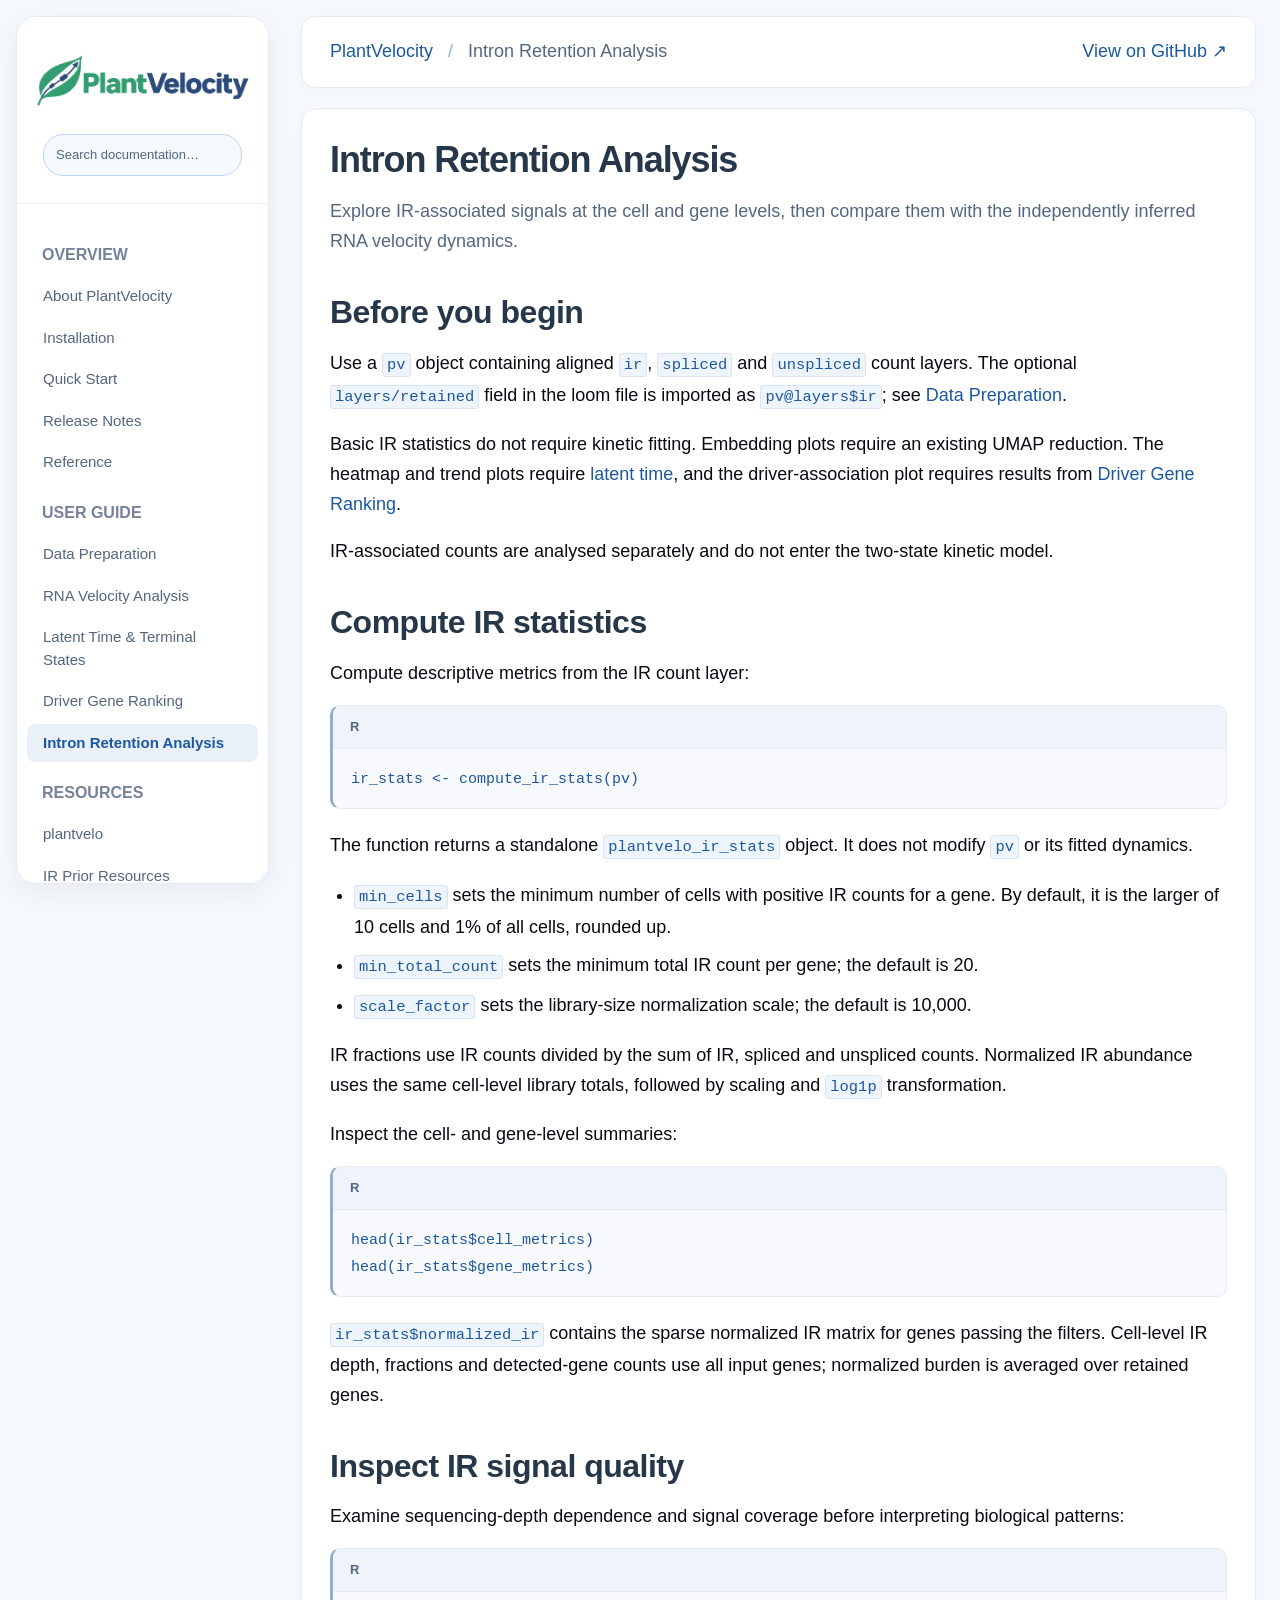
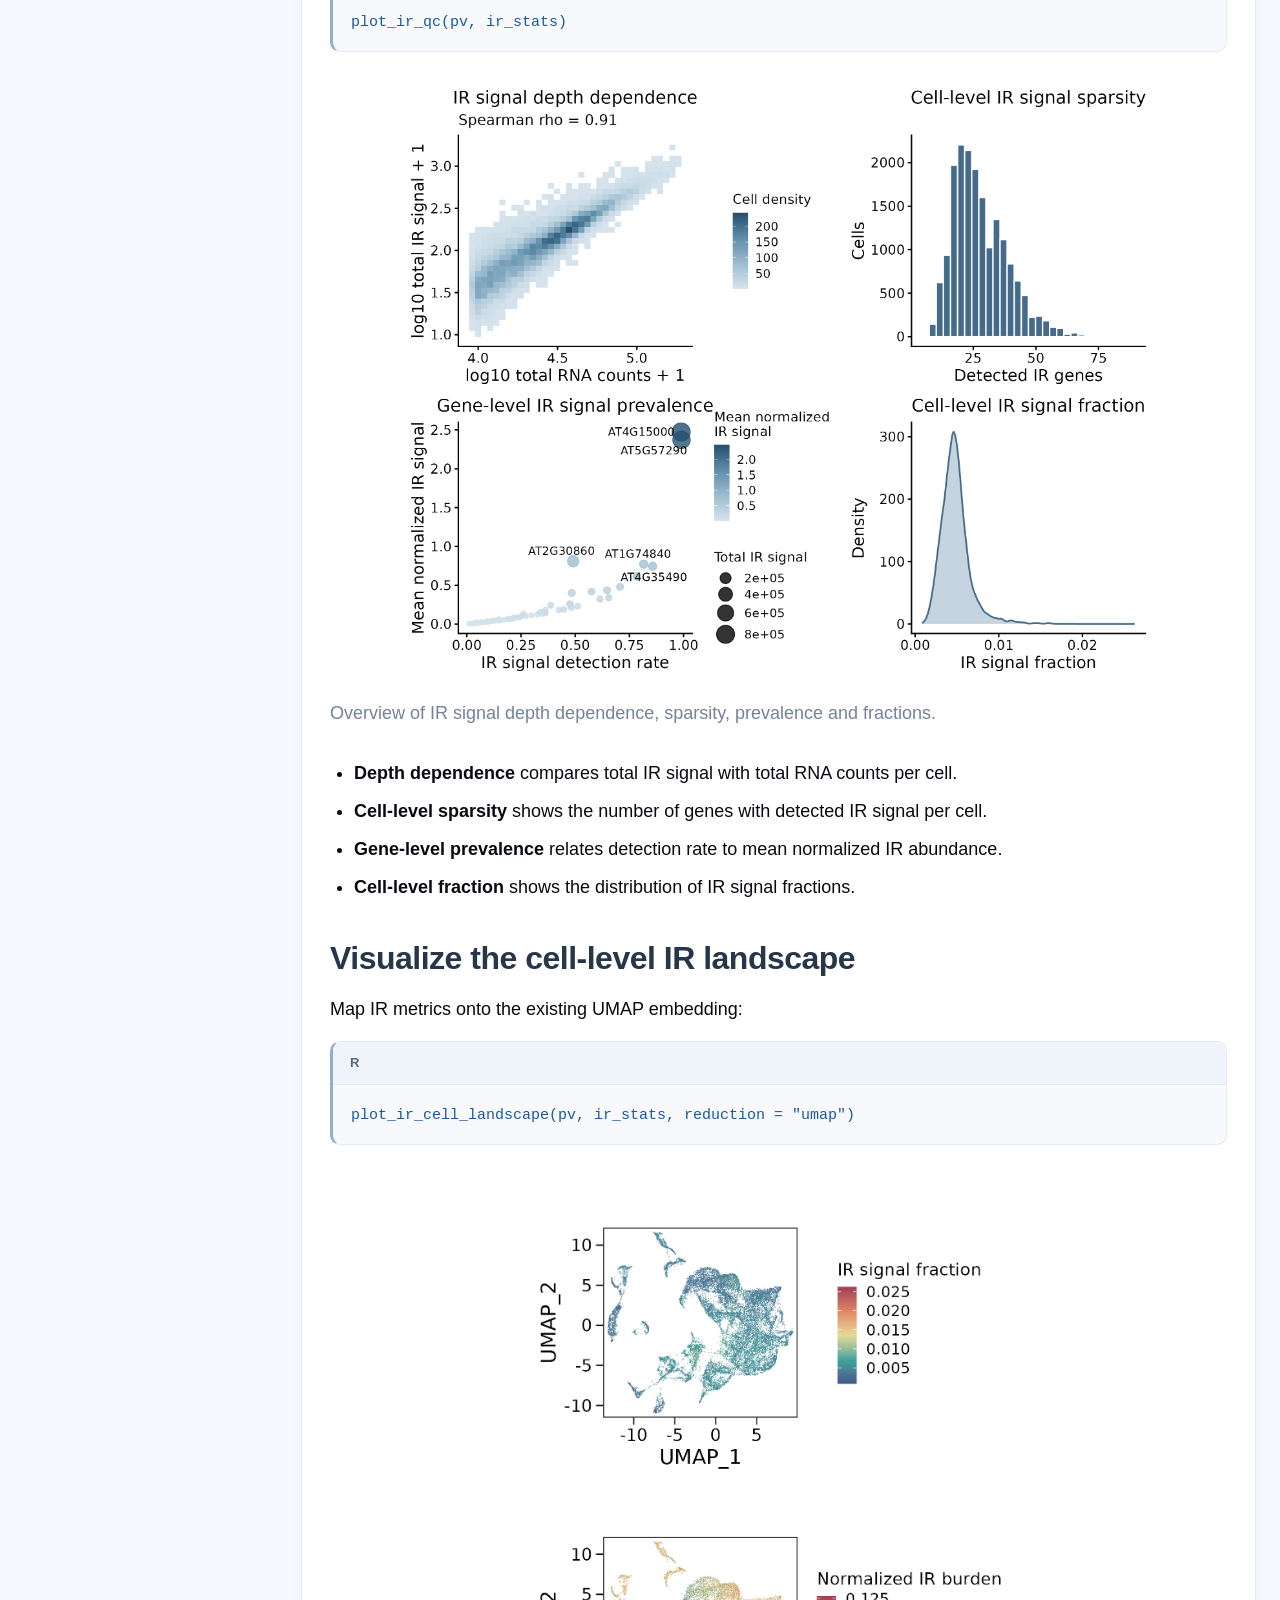
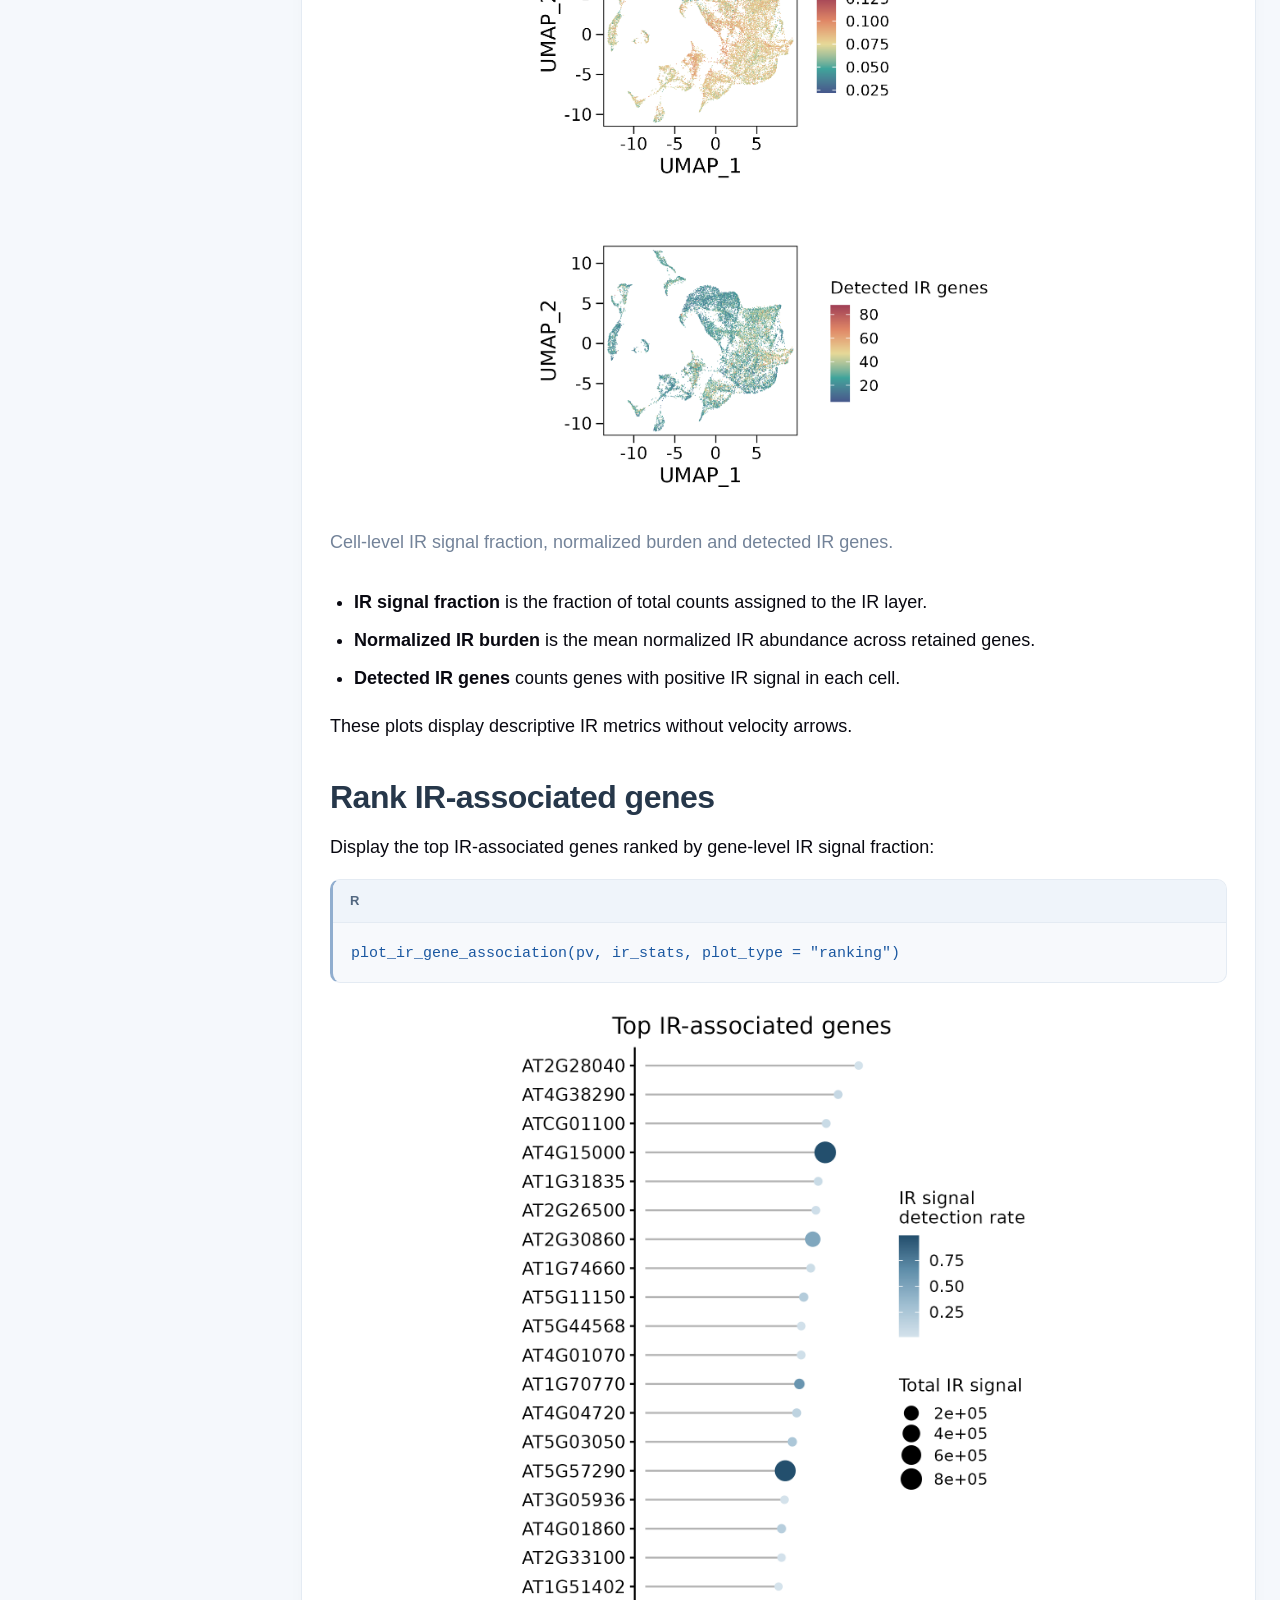
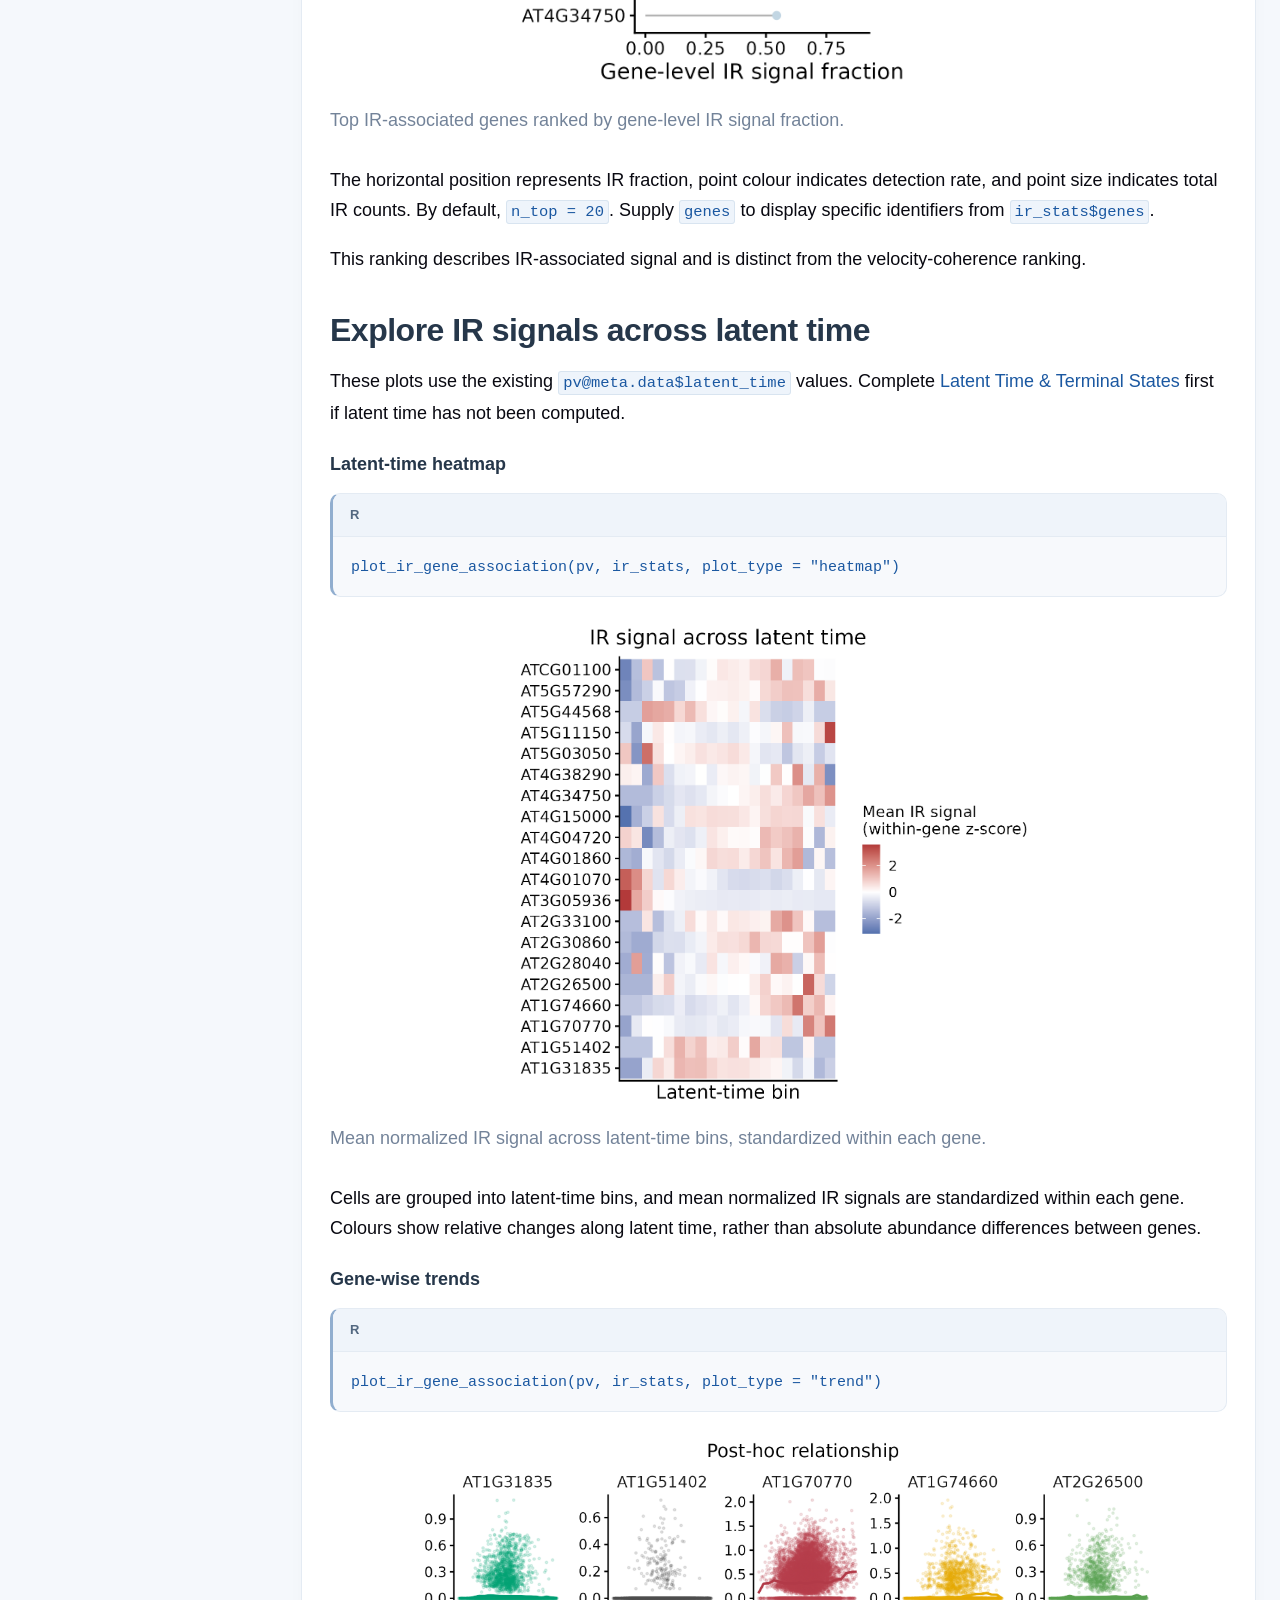
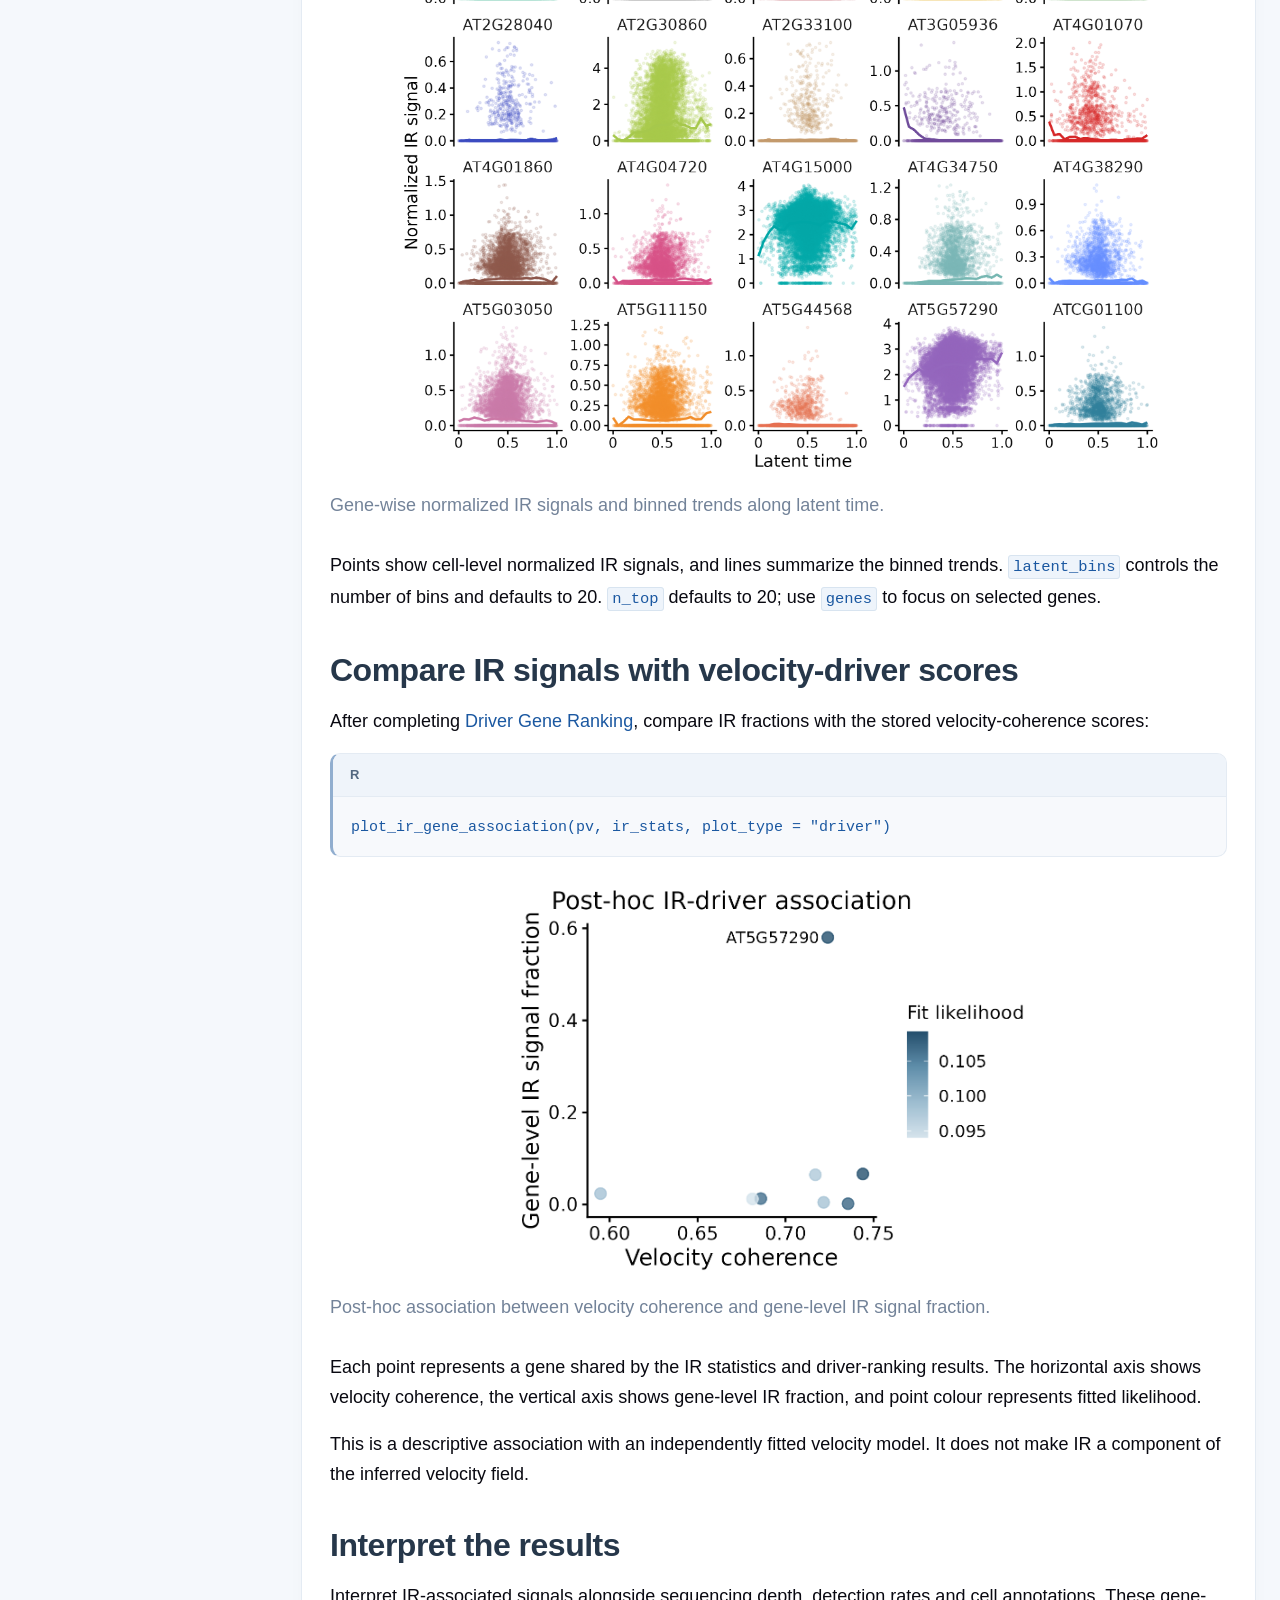
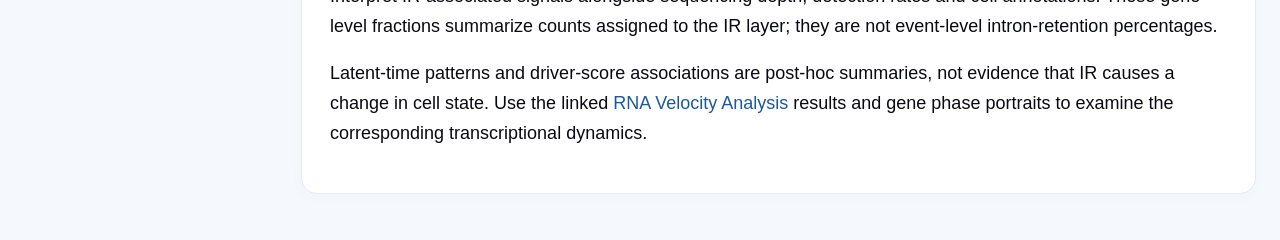
<file: docs/intron-retention-analysis.html>
<!doctype html>
<html lang="en">
<head>
  <meta charset="utf-8">
  <meta name="viewport" content="width=device-width, initial-scale=1">
  <meta name="description" content="Explore independent intron-retention statistics, cell landscapes, gene rankings and post-hoc associations with RNA velocity dynamics.">
  <title>Intron Retention Analysis — PlantVelocity documentation</title>
  <link rel="stylesheet" href="style.css">
  <script src="navigation.js" defer></script>
</head>
<body>
  <a class="skip-link" href="#main">Skip to content</a>
  <aside class="sidebar" aria-label="Documentation navigation">
    <div class="brand">
      <a href="index.html"><img class="brand-logo" src="assets/logo.png" alt="PlantVelocity" width="2172" height="724"></a>
      <label class="sr-only" for="navigation-search">Search documentation pages</label>
      <input id="navigation-search" type="search" placeholder="Search documentation…" aria-controls="documentation-nav" autocomplete="off" hidden>
    </div>
    <nav id="documentation-nav" aria-label="Documentation">
      <div class="nav-group">
        <p class="nav-label">OVERVIEW</p>
        <a href="index.html">About PlantVelocity</a>
        <a href="installation.html">Installation</a>
        <a href="quick-start.html">Quick Start</a>
        <a href="release-notes.html">Release Notes</a>
        <a href="reference.html">Reference</a>
      </div>
      <div class="nav-group">
        <p class="nav-label">USER GUIDE</p>
        <a href="data-preparation.html">Data Preparation</a>
        <a href="rna-velocity-analysis.html">RNA Velocity Analysis</a>
        <a href="latent-time-terminal-states.html">Latent Time &amp; Terminal States</a>
        <a href="driver-gene-ranking.html">Driver Gene Ranking</a>
        <a class="selected" aria-current="page" href="intron-retention-analysis.html">Intron Retention Analysis</a>
      </div>
      <div class="nav-group">
        <p class="nav-label">RESOURCES</p>
        <a href="plantvelo.html">plantvelo</a>
        <a href="ir-prior-resources.html">IR Prior Resources</a>
      </div>
      <p class="search-status" role="status" aria-live="polite" hidden>No matching pages.</p>
    </nav>
  </aside>
  <div class="page">
    <header class="breadcrumbs"><span><a href="index.html">PlantVelocity</a><span aria-hidden="true"> / </span>Intron Retention Analysis</span><a class="source" href="https://github.com/PlantVelocityProject/PlantVelocity">View on GitHub ↗</a></header>
    <main id="main" tabindex="-1">
      <h1>Intron Retention Analysis</h1>

      <p class="lead">Explore IR-associated signals at the cell and gene levels, then compare them with the independently inferred RNA velocity dynamics.</p>
      <section id="before-you-begin">
        <h2>Before you begin<a class="anchor" href="#before-you-begin" aria-label="Link to Before you begin">¶</a></h2>
        <p>Use a <code>pv</code> object containing aligned <code>ir</code>, <code>spliced</code> and <code>unspliced</code> count layers. The optional <code>layers/retained</code> field in the loom file is imported as <code>pv@layers$ir</code>; see <a href="data-preparation.html">Data Preparation</a>.</p>
        <p>Basic IR statistics do not require kinetic fitting. Embedding plots require an existing UMAP reduction. The heatmap and trend plots require <a href="latent-time-terminal-states.html">latent time</a>, and the driver-association plot requires results from <a href="driver-gene-ranking.html">Driver Gene Ranking</a>.</p>
        <p>IR-associated counts are analysed separately and do not enter the two-state kinetic model.</p>
      </section>
      <section id="compute-statistics">
        <h2>Compute IR statistics<a class="anchor" href="#compute-statistics" aria-label="Link to Compute IR statistics">¶</a></h2>
        <p>Compute descriptive metrics from the IR count layer:</p>
        <div class="code-block"><span class="language">R</span><pre><code>ir_stats &lt;- compute_ir_stats(pv)</code></pre></div>
        <p>The function returns a standalone <code>plantvelo_ir_stats</code> object. It does not modify <code>pv</code> or its fitted dynamics.</p>
        <ul>
          <li><code>min_cells</code> sets the minimum number of cells with positive IR counts for a gene. By default, it is the larger of 10 cells and 1% of all cells, rounded up.</li>
          <li><code>min_total_count</code> sets the minimum total IR count per gene; the default is 20.</li>
          <li><code>scale_factor</code> sets the library-size normalization scale; the default is 10,000.</li>
        </ul>
        <p>IR fractions use IR counts divided by the sum of IR, spliced and unspliced counts. Normalized IR abundance uses the same cell-level library totals, followed by scaling and <code>log1p</code> transformation.</p>
        <p>Inspect the cell- and gene-level summaries:</p>
        <div class="code-block"><span class="language">R</span><pre><code>head(ir_stats$cell_metrics)
head(ir_stats$gene_metrics)</code></pre></div>
        <p><code>ir_stats$normalized_ir</code> contains the sparse normalized IR matrix for genes passing the filters. Cell-level IR depth, fractions and detected-gene counts use all input genes; normalized burden is averaged over retained genes.</p>
      </section>
      <section id="signal-qc">
        <h2>Inspect IR signal quality<a class="anchor" href="#signal-qc" aria-label="Link to Inspect IR signal quality">¶</a></h2>
        <p>Examine sequencing-depth dependence and signal coverage before interpreting biological patterns:</p>
        <div class="code-block"><span class="language">R</span><pre><code>plot_ir_qc(pv, ir_stats)</code></pre></div>
        <figure class="velocity-figure"><img src="assets/ir_qc.png" alt="Overview of IR signal depth dependence, sparsity, prevalence and fractions." loading="lazy"><figcaption>Overview of IR signal depth dependence, sparsity, prevalence and fractions.</figcaption></figure>
        <ul>
          <li><strong>Depth dependence</strong> compares total IR signal with total RNA counts per cell.</li>
          <li><strong>Cell-level sparsity</strong> shows the number of genes with detected IR signal per cell.</li>
          <li><strong>Gene-level prevalence</strong> relates detection rate to mean normalized IR abundance.</li>
          <li><strong>Cell-level fraction</strong> shows the distribution of IR signal fractions.</li>
        </ul>
      </section>
      <section id="cell-landscape">
        <h2>Visualize the cell-level IR landscape<a class="anchor" href="#cell-landscape" aria-label="Link to Visualize the cell-level IR landscape">¶</a></h2>
        <p>Map IR metrics onto the existing UMAP embedding:</p>
        <div class="code-block"><span class="language">R</span><pre><code>plot_ir_cell_landscape(pv, ir_stats, reduction = "umap")</code></pre></div>
        <figure class="velocity-figure"><img src="assets/ir_cell.png" style="max-width: 59.5%;" alt="Cell-level IR signal fraction, normalized burden and detected IR genes." loading="lazy"><figcaption>Cell-level IR signal fraction, normalized burden and detected IR genes.</figcaption></figure>
        <ul>
          <li><strong>IR signal fraction</strong> is the fraction of total counts assigned to the IR layer.</li>
          <li><strong>Normalized IR burden</strong> is the mean normalized IR abundance across retained genes.</li>
          <li><strong>Detected IR genes</strong> counts genes with positive IR signal in each cell.</li>
        </ul>
        <p>These plots display descriptive IR metrics without velocity arrows.</p>
      </section>
      <section id="gene-ranking">
        <h2>Rank IR-associated genes<a class="anchor" href="#gene-ranking" aria-label="Link to Rank IR-associated genes">¶</a></h2>
        <p>Display the top IR-associated genes ranked by gene-level IR signal fraction:</p>
        <div class="code-block"><span class="language">R</span><pre><code>plot_ir_gene_association(pv, ir_stats, plot_type = "ranking")</code></pre></div>
        <figure class="velocity-figure"><img src="assets/ir_ranking.png" style="max-width: 59.5%;" alt="Top IR-associated genes ranked by gene-level IR signal fraction." loading="lazy"><figcaption>Top IR-associated genes ranked by gene-level IR signal fraction.</figcaption></figure>
        <p>The horizontal position represents IR fraction, point colour indicates detection rate, and point size indicates total IR counts. By default, <code>n_top = 20</code>. Supply <code>genes</code> to display specific identifiers from <code>ir_stats$genes</code>.</p>
        <p>This ranking describes IR-associated signal and is distinct from the velocity-coherence ranking.</p>
      </section>
      <section id="latent-time-association">
        <h2>Explore IR signals across latent time<a class="anchor" href="#latent-time-association" aria-label="Link to Explore IR signals across latent time">¶</a></h2>
        <p>These plots use the existing <code>pv@meta.data$latent_time</code> values. Complete <a href="latent-time-terminal-states.html">Latent Time &amp; Terminal States</a> first if latent time has not been computed.</p>
        <h3>Latent-time heatmap</h3>
        <div class="code-block"><span class="language">R</span><pre><code>plot_ir_gene_association(pv, ir_stats, plot_type = "heatmap")</code></pre></div>
        <figure class="velocity-figure"><img src="assets/ir_heatmap.png" style="max-width: 59.5%;" alt="Mean normalized IR signal across latent-time bins, standardized within each gene." loading="lazy"><figcaption>Mean normalized IR signal across latent-time bins, standardized within each gene.</figcaption></figure>
        <p>Cells are grouped into latent-time bins, and mean normalized IR signals are standardized within each gene. Colours show relative changes along latent time, rather than absolute abundance differences between genes.</p>
        <h3>Gene-wise trends</h3>
        <div class="code-block"><span class="language">R</span><pre><code>plot_ir_gene_association(pv, ir_stats, plot_type = "trend")</code></pre></div>
        <figure class="velocity-figure"><img src="assets/ir_trend.png" alt="Gene-wise normalized IR signals and binned trends along latent time." loading="lazy"><figcaption>Gene-wise normalized IR signals and binned trends along latent time.</figcaption></figure>
        <p>Points show cell-level normalized IR signals, and lines summarize the binned trends. <code>latent_bins</code> controls the number of bins and defaults to 20. <code>n_top</code> defaults to 20; use <code>genes</code> to focus on selected genes.</p>
      </section>
      <section id="driver-association">
        <h2>Compare IR signals with velocity-driver scores<a class="anchor" href="#driver-association" aria-label="Link to Compare IR signals with velocity-driver scores">¶</a></h2>
        <p>After completing <a href="driver-gene-ranking.html">Driver Gene Ranking</a>, compare IR fractions with the stored velocity-coherence scores:</p>
        <div class="code-block"><span class="language">R</span><pre><code>plot_ir_gene_association(pv, ir_stats, plot_type = "driver")</code></pre></div>
        <figure class="velocity-figure"><img src="assets/ir_driver.png" style="max-width: 59.5%;" alt="Post-hoc association between velocity coherence and gene-level IR signal fraction." loading="lazy"><figcaption>Post-hoc association between velocity coherence and gene-level IR signal fraction.</figcaption></figure>
        <p>Each point represents a gene shared by the IR statistics and driver-ranking results. The horizontal axis shows velocity coherence, the vertical axis shows gene-level IR fraction, and point colour represents fitted likelihood.</p>
        <p>This is a descriptive association with an independently fitted velocity model. It does not make IR a component of the inferred velocity field.</p>
      </section>
      <section id="interpretation">
        <h2>Interpret the results<a class="anchor" href="#interpretation" aria-label="Link to Interpret the results">¶</a></h2>
        <p>Interpret IR-associated signals alongside sequencing depth, detection rates and cell annotations. These gene-level fractions summarize counts assigned to the IR layer; they are not event-level intron-retention percentages.</p>
        <p>Latent-time patterns and driver-score associations are post-hoc summaries, not evidence that IR causes a change in cell state. Use the linked <a href="rna-velocity-analysis.html">RNA Velocity Analysis</a> results and gene phase portraits to examine the corresponding transcriptional dynamics.</p>
      </section>
    </main>
  </div>
</body>
</html>
</file>
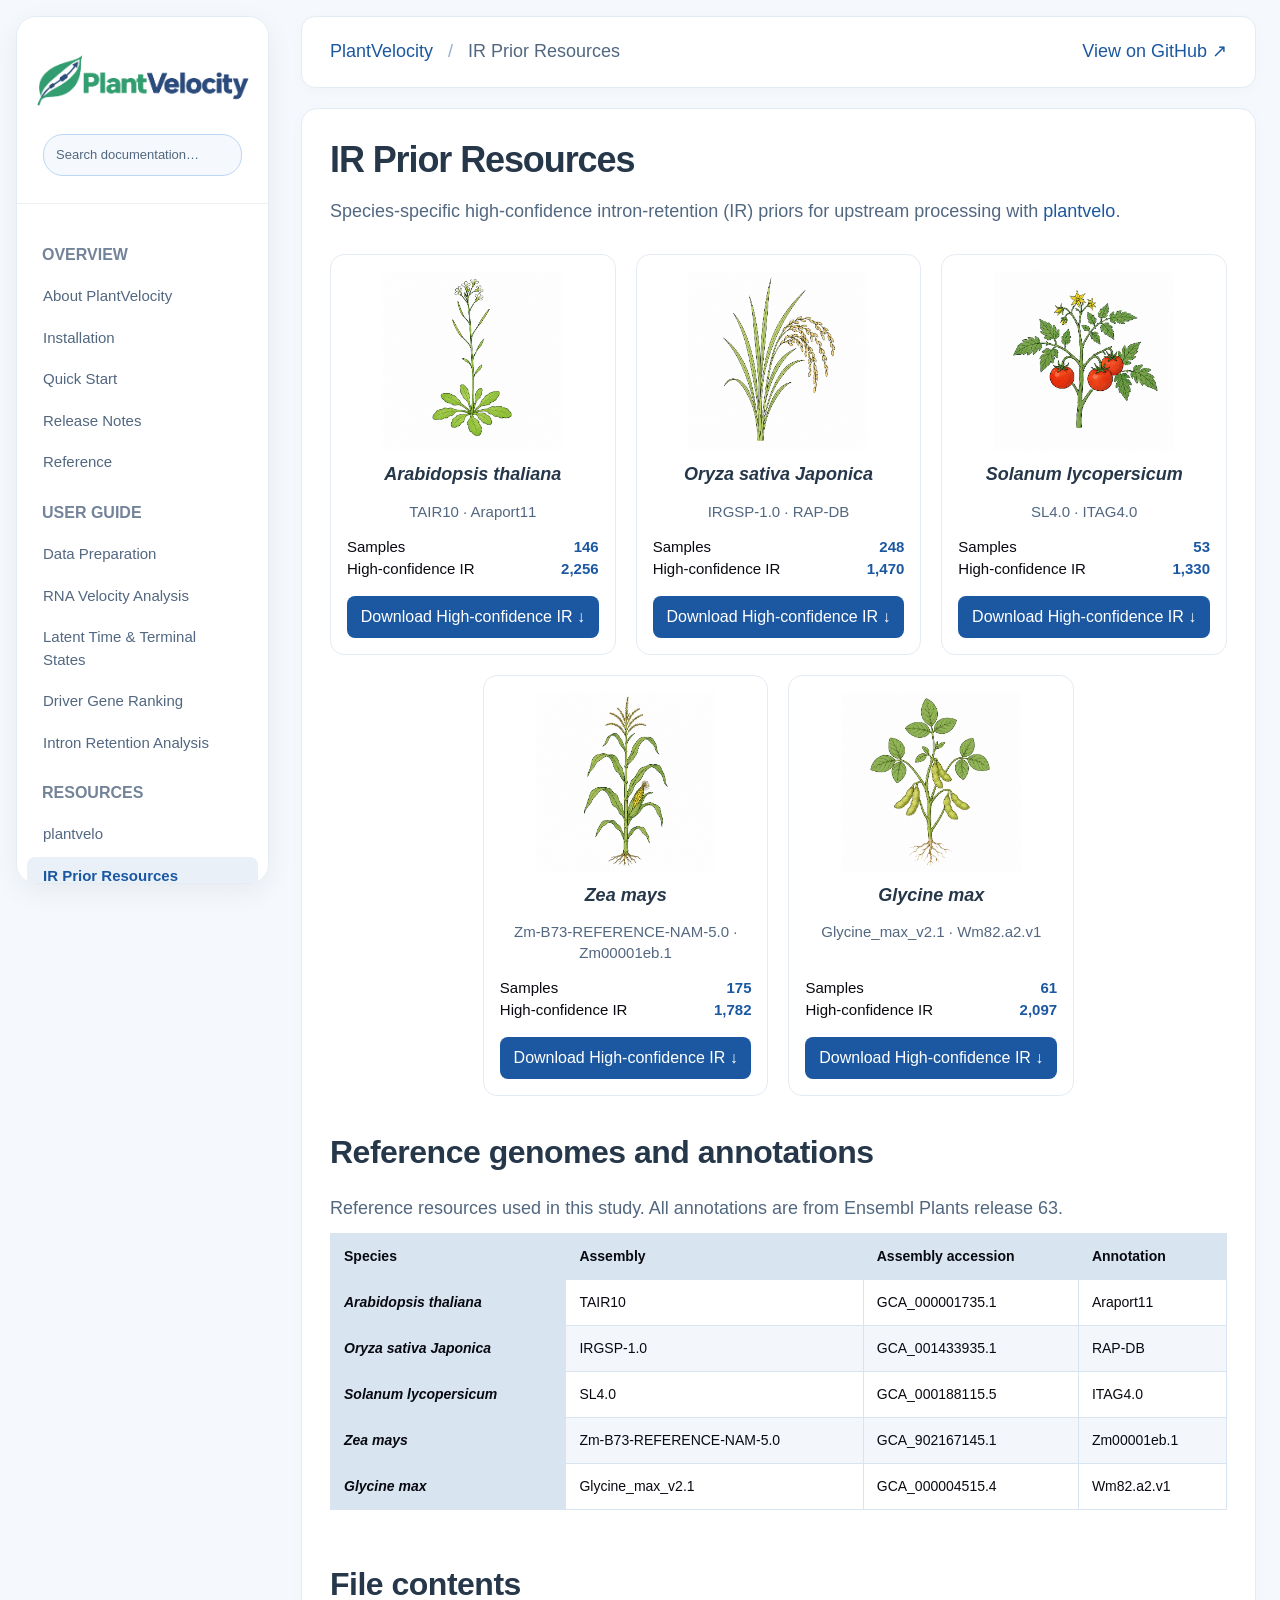
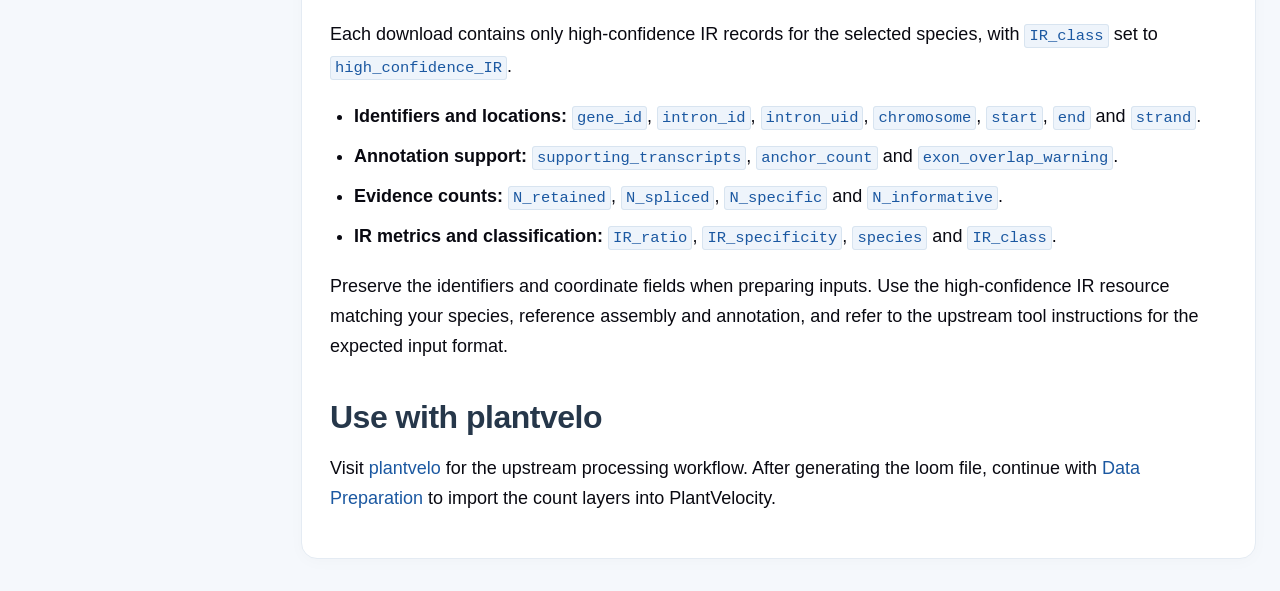
<file: docs/ir-prior-resources.html>
<!doctype html>
<html lang="en">
<head>
  <meta charset="utf-8">
  <meta name="viewport" content="width=device-width, initial-scale=1">
  <title>IR Prior Resources — PlantVelocity documentation</title>
  <link rel="stylesheet" href="style.css">
  <script src="navigation.js" defer></script>
</head>
<body>
  <a class="skip-link" href="#main">Skip to content</a>
  <aside class="sidebar" aria-label="Documentation navigation">
    <div class="brand">
      <a href="index.html"><img class="brand-logo" src="assets/logo.png" alt="PlantVelocity" width="2172" height="724"></a>
      <label class="sr-only" for="navigation-search">Search documentation pages</label>
      <input id="navigation-search" type="search" placeholder="Search documentation…" aria-controls="documentation-nav" autocomplete="off" hidden>
    </div>
    <nav id="documentation-nav" aria-label="Documentation">
      <div class="nav-group">
        <p class="nav-label">OVERVIEW</p>
        <a href="index.html">About PlantVelocity</a>
        <a href="installation.html">Installation</a>
        <a href="quick-start.html">Quick Start</a>
        <a href="release-notes.html">Release Notes</a>
        <a href="reference.html">Reference</a>
      </div>
      <div class="nav-group">
        <p class="nav-label">USER GUIDE</p>
        <a href="data-preparation.html">Data Preparation</a>
        <a href="rna-velocity-analysis.html">RNA Velocity Analysis</a>
        <a href="latent-time-terminal-states.html">Latent Time &amp; Terminal States</a>
        <a href="driver-gene-ranking.html">Driver Gene Ranking</a>
        <a href="intron-retention-analysis.html">Intron Retention Analysis</a>
      </div>
      <div class="nav-group">
        <p class="nav-label">RESOURCES</p>
        <a href="plantvelo.html">plantvelo</a>
        <a class="selected" aria-current="page" href="ir-prior-resources.html">IR Prior Resources</a>
      </div>
      <p class="search-status" role="status" aria-live="polite" hidden>No matching pages.</p>
    </nav>
  </aside>
  <div class="page">
    <header class="breadcrumbs"><span><a href="index.html">PlantVelocity</a><span aria-hidden="true"> / </span>IR Prior Resources</span><a class="source" href="https://github.com/PlantVelocityProject/PlantVelocity">View on GitHub ↗</a></header>
    <main id="main" tabindex="-1">
      <h1>IR Prior Resources</h1>
      <p class="lead">Species-specific high-confidence intron-retention (IR) priors for upstream processing with <a href="plantvelo.html">plantvelo</a>.</p>
      <div class="prior-grid">
        <article class="prior-card">
          <div class="prior-image"><img src="assets/ath.png" alt="Arabidopsis plant illustration" width="1254" height="1254" loading="lazy"></div>
          <h3><i>Arabidopsis thaliana</i></h3>
          <p class="prior-assembly">TAIR10 · Araport11</p>
          <dl><div><dt>Samples</dt><dd>146</dd></div><div><dt>High-confidence IR</dt><dd>2,256</dd></div></dl>
          <a class="prior-download" href="downloads/ath.IR.csv" download="ath.IR.csv">Download High-confidence IR ↓</a>
        </article>
        <article class="prior-card">
          <div class="prior-image"><img src="assets/osa.png" alt="Rice plant illustration" width="1254" height="1254" loading="lazy"></div>
          <h3><i>Oryza sativa Japonica</i></h3>
          <p class="prior-assembly">IRGSP-1.0 · RAP-DB</p>
          <dl><div><dt>Samples</dt><dd>248</dd></div><div><dt>High-confidence IR</dt><dd>1,470</dd></div></dl>
          <a class="prior-download" href="downloads/osa.IR.csv" download="osa.IR.csv">Download High-confidence IR ↓</a>
        </article>
        <article class="prior-card">
          <div class="prior-image"><img src="assets/sly.png" alt="Tomato plant illustration" width="1254" height="1254" loading="lazy"></div>
          <h3><i>Solanum lycopersicum</i></h3>
          <p class="prior-assembly">SL4.0 · ITAG4.0</p>
          <dl><div><dt>Samples</dt><dd>53</dd></div><div><dt>High-confidence IR</dt><dd>1,330</dd></div></dl>
          <a class="prior-download" href="downloads/sly.IR.csv" download="sly.IR.csv">Download High-confidence IR ↓</a>
        </article>
        <article class="prior-card">
          <div class="prior-image"><img src="assets/zma.png" alt="Maize plant illustration" width="1254" height="1254" loading="lazy"></div>
          <h3><i>Zea mays</i></h3>
          <p class="prior-assembly">Zm-B73-REFERENCE-NAM-5.0 · Zm00001eb.1</p>
          <dl><div><dt>Samples</dt><dd>175</dd></div><div><dt>High-confidence IR</dt><dd>1,782</dd></div></dl>
          <a class="prior-download" href="downloads/zma.IR.csv" download="zma.IR.csv">Download High-confidence IR ↓</a>
        </article>
        <article class="prior-card">
          <div class="prior-image"><img src="assets/gmx.png" alt="Soybean plant illustration" width="1254" height="1254" loading="lazy"></div>
          <h3><i>Glycine max</i></h3>
          <p class="prior-assembly">Glycine_max_v2.1 · Wm82.a2.v1</p>
          <dl><div><dt>Samples</dt><dd>61</dd></div><div><dt>High-confidence IR</dt><dd>2,097</dd></div></dl>
          <a class="prior-download" href="downloads/gmx.IR.csv" download="gmx.IR.csv">Download High-confidence IR ↓</a>
        </article>
      </div>
      <section id="reference-genomes">
        <h2>Reference genomes and annotations<a class="anchor" href="#reference-genomes" aria-label="Link to Reference genomes and annotations">¶</a></h2>
        <div class="table-scroll"><table class="prior-references">
          <caption>Reference resources used in this study. All annotations are from Ensembl Plants release 63.</caption>
          <thead><tr><th scope="col">Species</th><th scope="col">Assembly</th><th scope="col">Assembly accession</th><th scope="col">Annotation</th></tr></thead>
          <tbody>
            <tr><th scope="row"><i>Arabidopsis thaliana</i></th><td>TAIR10</td><td>GCA_000001735.1</td><td>Araport11</td></tr>
            <tr><th scope="row"><i>Oryza sativa Japonica</i></th><td>IRGSP-1.0</td><td>GCA_001433935.1</td><td>RAP-DB</td></tr>
            <tr><th scope="row"><i>Solanum lycopersicum</i></th><td>SL4.0</td><td>GCA_000188115.5</td><td>ITAG4.0</td></tr>
            <tr><th scope="row"><i>Zea mays</i></th><td>Zm-B73-REFERENCE-NAM-5.0</td><td>GCA_902167145.1</td><td>Zm00001eb.1</td></tr>
            <tr><th scope="row"><i>Glycine max</i></th><td>Glycine_max_v2.1</td><td>GCA_000004515.4</td><td>Wm82.a2.v1</td></tr>
          </tbody>
        </table></div>
      </section>
      <section id="file-contents">
        <h2>File contents<a class="anchor" href="#file-contents" aria-label="Link to File contents">¶</a></h2>
        <p>Each download contains only high-confidence IR records for the selected species, with <code>IR_class</code> set to <code>high_confidence_IR</code>. </p>
        <ul>
          <li><strong>Identifiers and locations:</strong> <code>gene_id</code>, <code>intron_id</code>, <code>intron_uid</code>, <code>chromosome</code>, <code>start</code>, <code>end</code> and <code>strand</code>.</li>
          <li><strong>Annotation support:</strong> <code>supporting_transcripts</code>, <code>anchor_count</code> and <code>exon_overlap_warning</code>.</li>
          <li><strong>Evidence counts:</strong> <code>N_retained</code>, <code>N_spliced</code>, <code>N_specific</code> and <code>N_informative</code>.</li>
          <li><strong>IR metrics and classification:</strong> <code>IR_ratio</code>, <code>IR_specificity</code>, <code>species</code> and <code>IR_class</code>.</li>
        </ul>
        <p>Preserve the identifiers and coordinate fields when preparing inputs. Use the high-confidence IR resource matching your species, reference assembly and annotation, and refer to the upstream tool instructions for the expected input format.</p>
      </section>
      <section id="use-priors">
        <h2>Use with plantvelo<a class="anchor" href="#use-priors" aria-label="Link to Use with plantvelo">¶</a></h2>
        <p>Visit <a href="plantvelo.html">plantvelo</a> for the upstream processing workflow. After generating the loom file, continue with <a href="data-preparation.html">Data Preparation</a> to import the count layers into PlantVelocity.</p>
      </section>
    </main>
  </div>
</body>
</html>
</file>
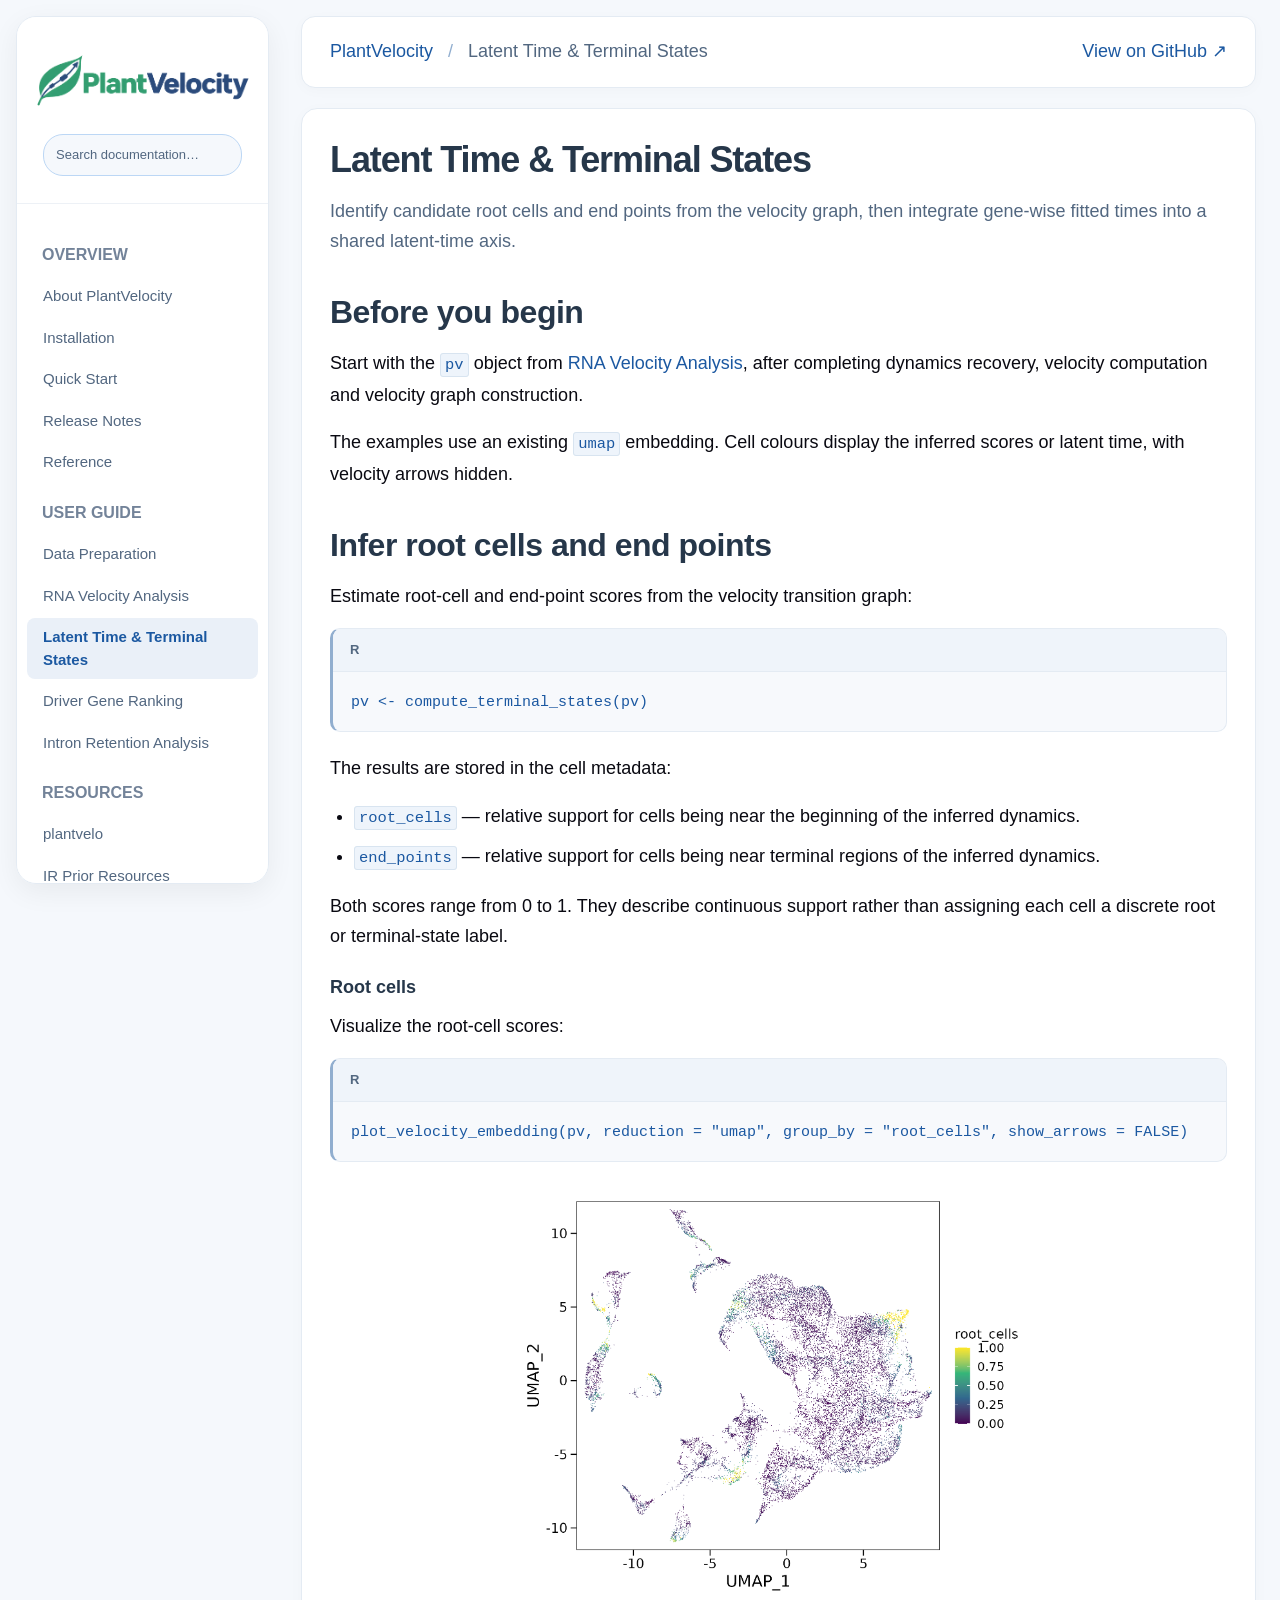
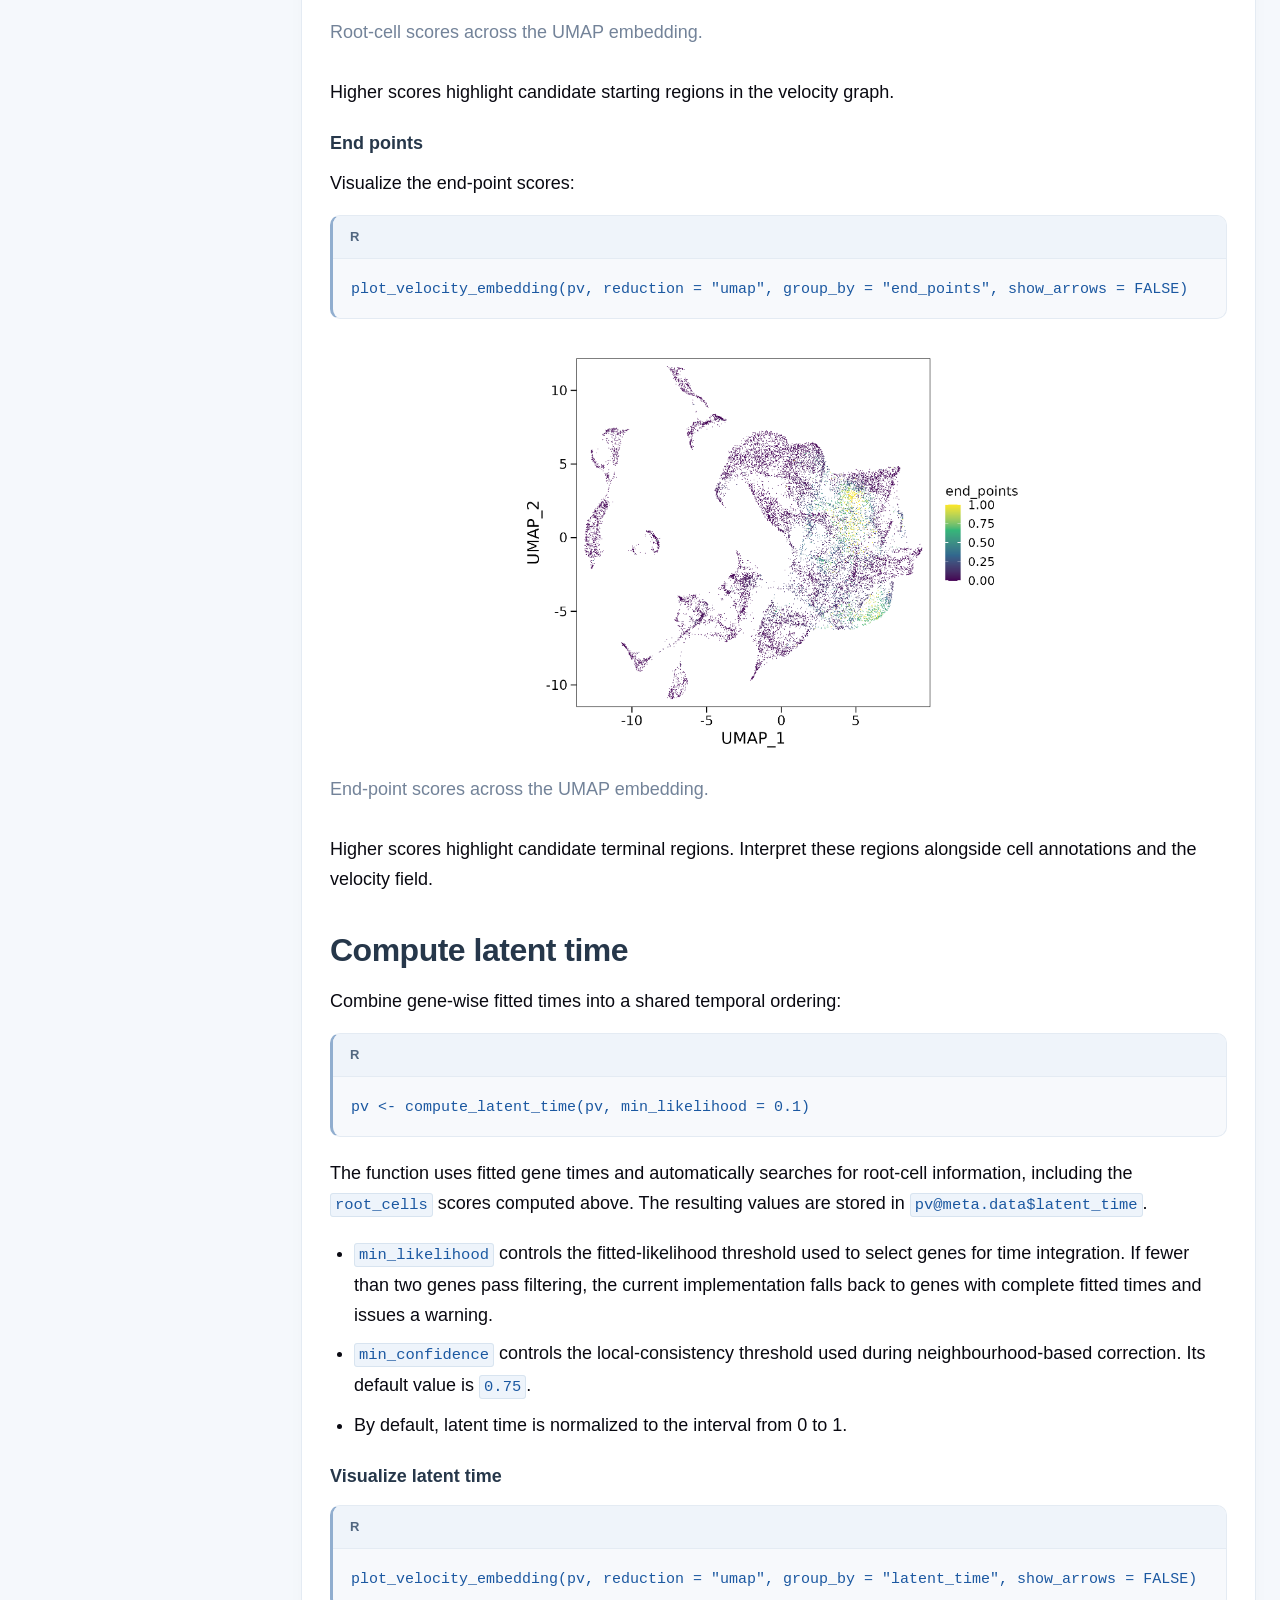
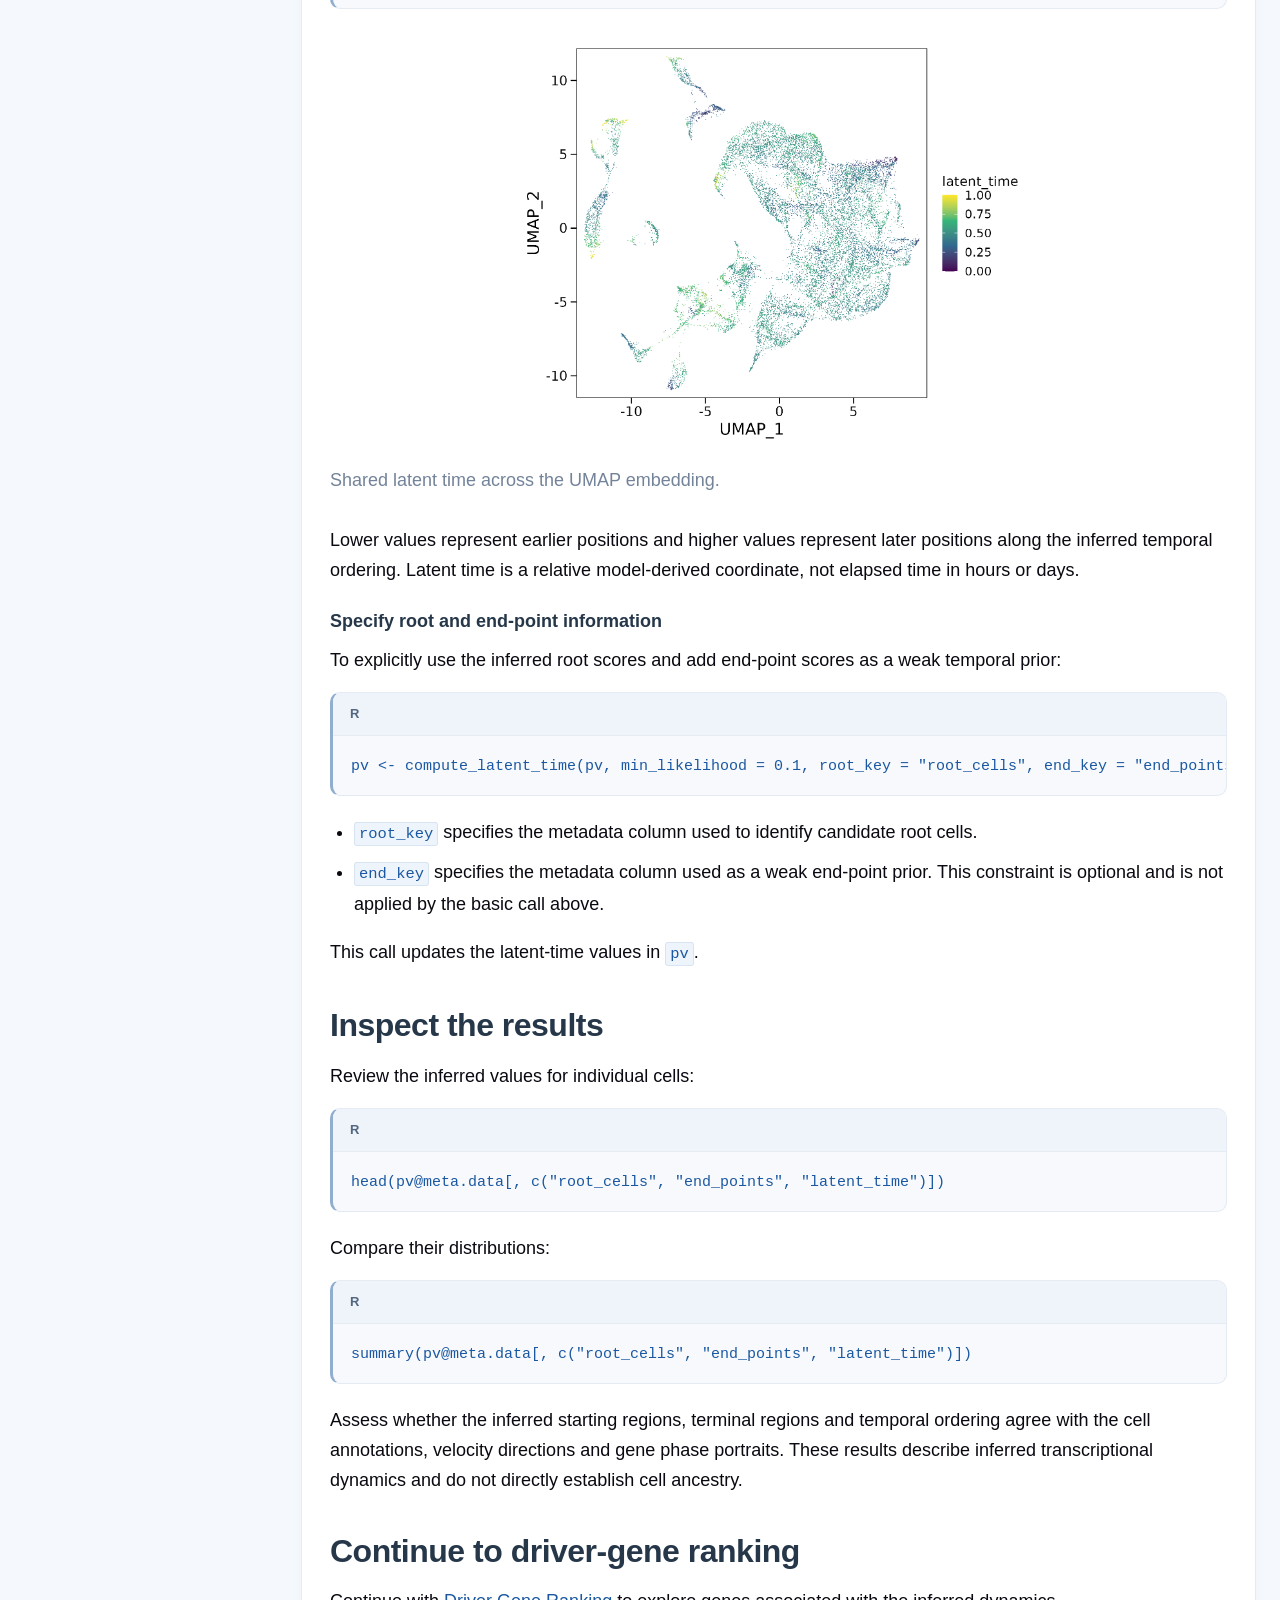
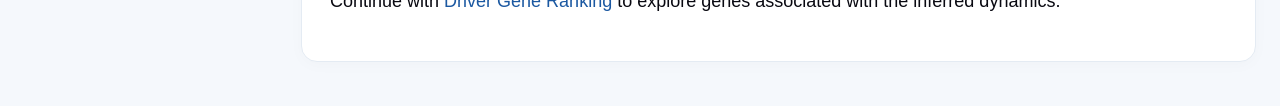
<file: docs/latent-time-terminal-states.html>
<!doctype html>
<html lang="en">
<head>
  <meta charset="utf-8">
  <meta name="viewport" content="width=device-width, initial-scale=1">
  <meta name="description" content="Infer root cells, end points and shared latent time from PlantVelocity dynamics.">
  <title>Latent Time &amp; Terminal States — PlantVelocity documentation</title>
  <link rel="stylesheet" href="style.css">
  <script src="navigation.js" defer></script>
</head>
<body>
  <a class="skip-link" href="#main">Skip to content</a>
  <aside class="sidebar" aria-label="Documentation navigation">
    <div class="brand">
      <a href="index.html"><img class="brand-logo" src="assets/logo.png" alt="PlantVelocity" width="2172" height="724"></a>
      <label class="sr-only" for="navigation-search">Search documentation pages</label>
      <input id="navigation-search" type="search" placeholder="Search documentation…" aria-controls="documentation-nav" autocomplete="off" hidden>
    </div>
    <nav id="documentation-nav" aria-label="Documentation">
      <div class="nav-group">
        <p class="nav-label">OVERVIEW</p>
        <a href="index.html">About PlantVelocity</a>
        <a href="installation.html">Installation</a>
        <a href="quick-start.html">Quick Start</a>
        <a href="release-notes.html">Release Notes</a>
        <a href="reference.html">Reference</a>
      </div>
      <div class="nav-group">
        <p class="nav-label">USER GUIDE</p>
        <a href="data-preparation.html">Data Preparation</a>
        <a href="rna-velocity-analysis.html">RNA Velocity Analysis</a>
        <a class="selected" aria-current="page" href="latent-time-terminal-states.html">Latent Time &amp; Terminal States</a>
        <a href="driver-gene-ranking.html">Driver Gene Ranking</a>
        <a href="intron-retention-analysis.html">Intron Retention Analysis</a>
      </div>
      <div class="nav-group">
        <p class="nav-label">RESOURCES</p>
        <a href="plantvelo.html">plantvelo</a>
        <a href="ir-prior-resources.html">IR Prior Resources</a>
      </div>
      <p class="search-status" role="status" aria-live="polite" hidden>No matching pages.</p>
    </nav>
  </aside>
  <div class="page">
    <header class="breadcrumbs"><span><a href="index.html">PlantVelocity</a><span aria-hidden="true"> / </span>Latent Time &amp; Terminal States</span><a class="source" href="https://github.com/PlantVelocityProject/PlantVelocity">View on GitHub ↗</a></header>
    <main id="main" tabindex="-1">
      <h1>Latent Time &amp; Terminal States</h1>
      <p class="lead">Identify candidate root cells and end points from the velocity graph, then integrate gene-wise fitted times into a shared latent-time axis.</p>

      <section id="before-you-begin">
        <h2>Before you begin<a class="anchor" href="#before-you-begin" aria-label="Link to Before you begin">¶</a></h2>
        <p>Start with the <code>pv</code> object from <a href="rna-velocity-analysis.html">RNA Velocity Analysis</a>, after completing dynamics recovery, velocity computation and velocity graph construction.</p>
        <p>The examples use an existing <code>umap</code> embedding. Cell colours display the inferred scores or latent time, with velocity arrows hidden.</p>
      </section>

      <section id="terminal-states">
        <h2>Infer root cells and end points<a class="anchor" href="#terminal-states" aria-label="Link to Infer root cells and end points">¶</a></h2>
        <p>Estimate root-cell and end-point scores from the velocity transition graph:</p>
        <div class="code-block"><span class="language">R</span><pre><code>pv &lt;- compute_terminal_states(pv)</code></pre></div>
        <p>The results are stored in the cell metadata:</p>
        <ul>
          <li><code>root_cells</code> — relative support for cells being near the beginning of the inferred dynamics.</li>
          <li><code>end_points</code> — relative support for cells being near terminal regions of the inferred dynamics.</li>
        </ul>
        <p>Both scores range from 0 to 1. They describe continuous support rather than assigning each cell a discrete root or terminal-state label.</p>
        <h3>Root cells</h3>
        <p>Visualize the root-cell scores:</p>
        <div class="code-block"><span class="language">R</span><pre><code>plot_velocity_embedding(pv, reduction = "umap", group_by = "root_cells", show_arrows = FALSE)</code></pre></div>
        <figure class="velocity-figure"><img style="max-width: 59.5%;" src="assets/root_cells.png" alt="UMAP embedding coloured by inferred root-cell scores." loading="lazy"><figcaption>Root-cell scores across the UMAP embedding.</figcaption></figure>
        <p>Higher scores highlight candidate starting regions in the velocity graph.</p>
        <h3>End points</h3>
        <p>Visualize the end-point scores:</p>
        <div class="code-block"><span class="language">R</span><pre><code>plot_velocity_embedding(pv, reduction = "umap", group_by = "end_points", show_arrows = FALSE)</code></pre></div>
        <figure class="velocity-figure"><img style="max-width: 59.5%;" src="assets/end_points.png" alt="UMAP embedding coloured by inferred end-point scores." loading="lazy"><figcaption>End-point scores across the UMAP embedding.</figcaption></figure>
        <p>Higher scores highlight candidate terminal regions. Interpret these regions alongside cell annotations and the velocity field.</p>
      </section>

      <section id="latent-time">
        <h2>Compute latent time<a class="anchor" href="#latent-time" aria-label="Link to Compute latent time">¶</a></h2>
        <p>Combine gene-wise fitted times into a shared temporal ordering:</p>
        <div class="code-block"><span class="language">R</span><pre><code>pv &lt;- compute_latent_time(pv, min_likelihood = 0.1)</code></pre></div>
        <p>The function uses fitted gene times and automatically searches for root-cell information, including the <code>root_cells</code> scores computed above. The resulting values are stored in <code>pv@meta.data$latent_time</code>.</p>
        <ul>
          <li><code>min_likelihood</code> controls the fitted-likelihood threshold used to select genes for time integration. If fewer than two genes pass filtering, the current implementation falls back to genes with complete fitted times and issues a warning.</li>
          <li><code>min_confidence</code> controls the local-consistency threshold used during neighbourhood-based correction. Its default value is <code>0.75</code>.</li>
          <li>By default, latent time is normalized to the interval from 0 to 1.</li>
        </ul>
        <h3>Visualize latent time</h3>
        <div class="code-block"><span class="language">R</span><pre><code>plot_velocity_embedding(pv, reduction = "umap", group_by = "latent_time", show_arrows = FALSE)</code></pre></div>
        <figure class="velocity-figure"><img style="max-width: 59.5%;" src="assets/latent_time.png" alt="UMAP embedding coloured by inferred latent time." loading="lazy"><figcaption>Shared latent time across the UMAP embedding.</figcaption></figure>
        <p>Lower values represent earlier positions and higher values represent later positions along the inferred temporal ordering. Latent time is a relative model-derived coordinate, not elapsed time in hours or days.</p>
        <h3>Specify root and end-point information</h3>
        <p>To explicitly use the inferred root scores and add end-point scores as a weak temporal prior:</p>
        <div class="code-block"><span class="language">R</span><pre><code>pv &lt;- compute_latent_time(pv, min_likelihood = 0.1, root_key = "root_cells", end_key = "end_points")</code></pre></div>
        <ul>
          <li><code>root_key</code> specifies the metadata column used to identify candidate root cells.</li>
          <li><code>end_key</code> specifies the metadata column used as a weak end-point prior. This constraint is optional and is not applied by the basic call above.</li>
        </ul>
        <p>This call updates the latent-time values in <code>pv</code>.</p>
      </section>

      <section id="inspect-results">
        <h2>Inspect the results<a class="anchor" href="#inspect-results" aria-label="Link to Inspect the results">¶</a></h2>
        <p>Review the inferred values for individual cells:</p>
        <div class="code-block"><span class="language">R</span><pre><code>head(pv@meta.data[, c("root_cells", "end_points", "latent_time")])</code></pre></div>
        <p>Compare their distributions:</p>
        <div class="code-block"><span class="language">R</span><pre><code>summary(pv@meta.data[, c("root_cells", "end_points", "latent_time")])</code></pre></div>
        <p>Assess whether the inferred starting regions, terminal regions and temporal ordering agree with the cell annotations, velocity directions and gene phase portraits. These results describe inferred transcriptional dynamics and do not directly establish cell ancestry.</p>
      </section>

      <section id="next-steps">
        <h2>Continue to driver-gene ranking<a class="anchor" href="#next-steps" aria-label="Link to Continue to driver-gene ranking">¶</a></h2>
        <p>Continue with <a href="driver-gene-ranking.html">Driver Gene Ranking</a> to explore genes associated with the inferred dynamics.</p>
      </section>
    </main>
  </div>
</body>
</html>
</file>
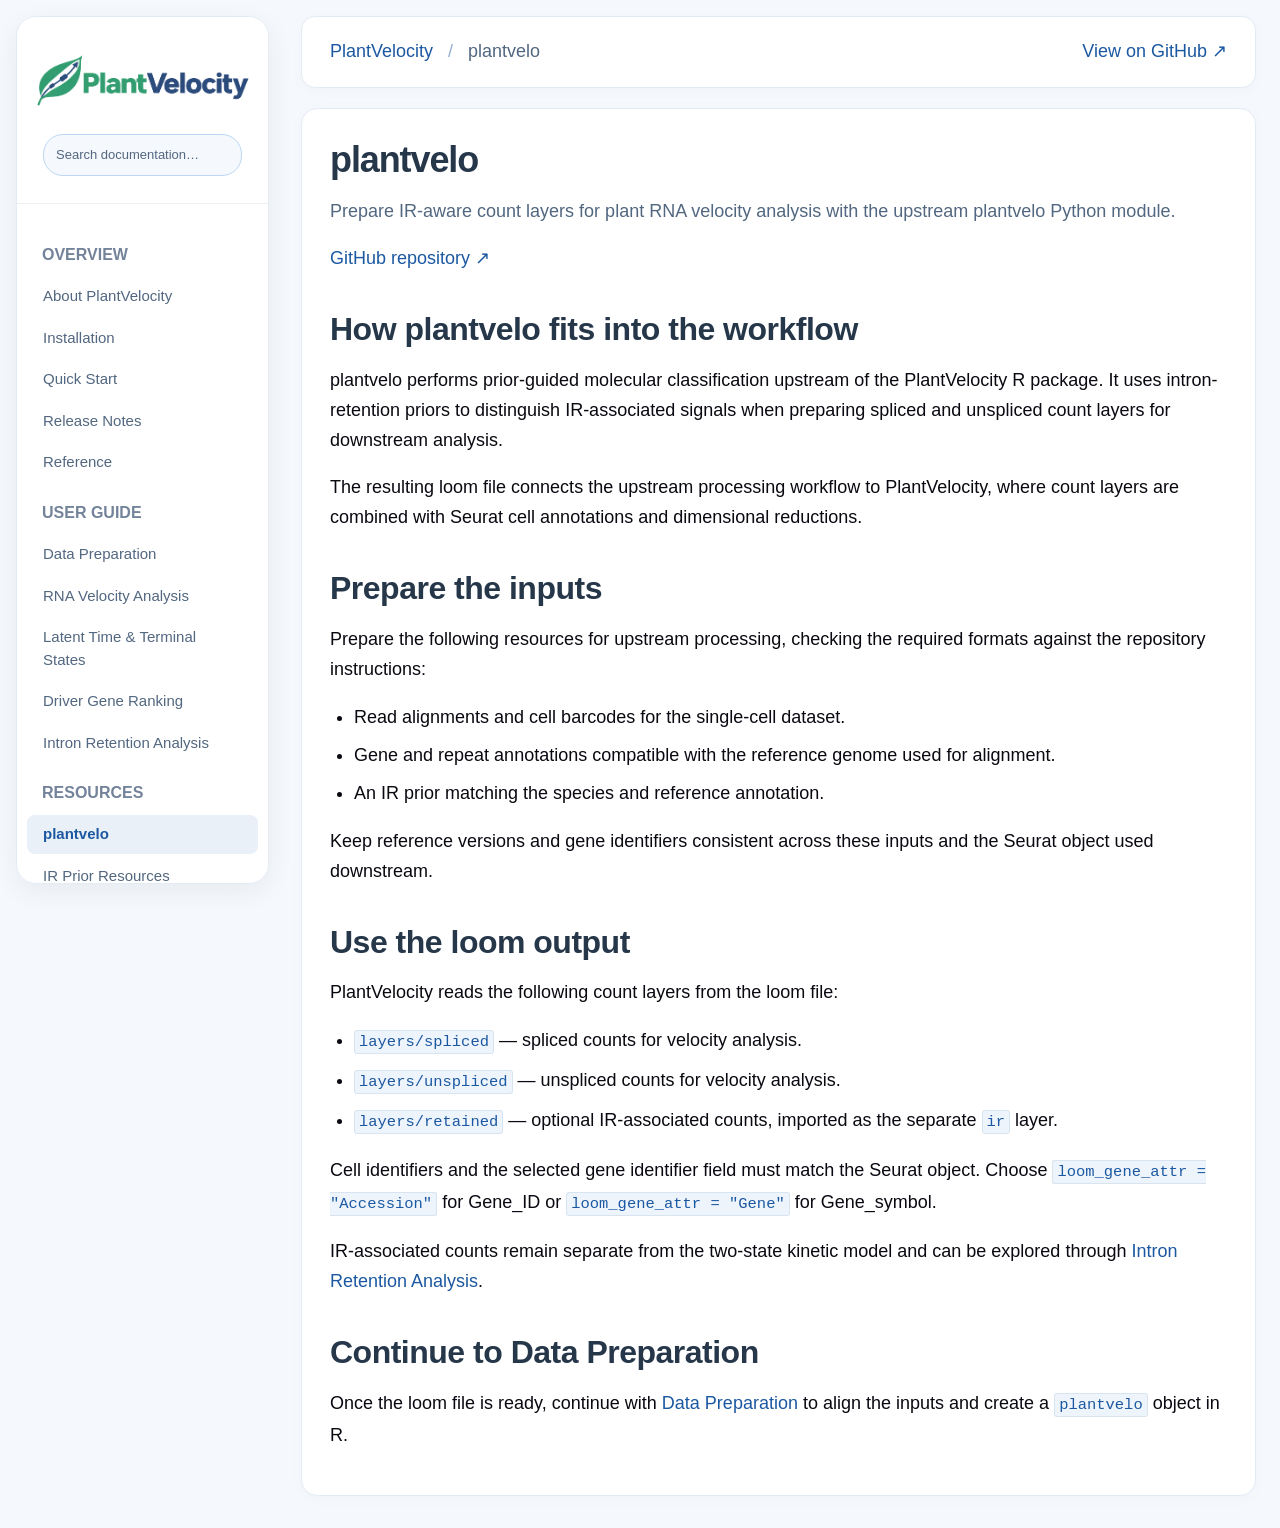
<file: docs/plantvelo.html>
<!doctype html>
<html lang="en">
<head>
  <meta charset="utf-8">
  <meta name="viewport" content="width=device-width, initial-scale=1">
  <title>plantvelo — PlantVelocity documentation</title>
  <link rel="stylesheet" href="style.css">
  <script src="navigation.js" defer></script>
</head>
<body>
  <a class="skip-link" href="#main">Skip to content</a>
  <aside class="sidebar" aria-label="Documentation navigation">
    <div class="brand">
      <a href="index.html"><img class="brand-logo" src="assets/logo.png" alt="PlantVelocity" width="2172" height="724"></a>
      <label class="sr-only" for="navigation-search">Search documentation pages</label>
      <input id="navigation-search" type="search" placeholder="Search documentation…" aria-controls="documentation-nav" autocomplete="off" hidden>
    </div>
    <nav id="documentation-nav" aria-label="Documentation">
      <div class="nav-group">
        <p class="nav-label">OVERVIEW</p>
        <a href="index.html">About PlantVelocity</a>
        <a href="installation.html">Installation</a>
        <a href="quick-start.html">Quick Start</a>
        <a href="release-notes.html">Release Notes</a>
        <a href="reference.html">Reference</a>
      </div>
      <div class="nav-group">
        <p class="nav-label">USER GUIDE</p>
        <a href="data-preparation.html">Data Preparation</a>
        <a href="rna-velocity-analysis.html">RNA Velocity Analysis</a>
        <a href="latent-time-terminal-states.html">Latent Time &amp; Terminal States</a>
        <a href="driver-gene-ranking.html">Driver Gene Ranking</a>
        <a href="intron-retention-analysis.html">Intron Retention Analysis</a>
      </div>
      <div class="nav-group">
        <p class="nav-label">RESOURCES</p>
        <a class="selected" aria-current="page" href="plantvelo.html">plantvelo</a>
        <a href="ir-prior-resources.html">IR Prior Resources</a>
      </div>
      <p class="search-status" role="status" aria-live="polite" hidden>No matching pages.</p>
    </nav>
  </aside>
  <div class="page">
    <header class="breadcrumbs"><span><a href="index.html">PlantVelocity</a><span aria-hidden="true"> / </span>plantvelo</span><a class="source" href="https://github.com/PlantVelocityProject/PlantVelocity">View on GitHub ↗</a></header>
    <main id="main" tabindex="-1">
      <h1>plantvelo</h1>
      <p class="lead">Prepare IR-aware count layers for plant RNA velocity analysis with the upstream plantvelo Python module.</p>
      <p><a href="https://github.com/PlantVelocityProject/plantvelo">GitHub repository ↗</a></p>
      <section id="overview">
        <h2>How plantvelo fits into the workflow<a class="anchor" href="#overview" aria-label="Link to How plantvelo fits into the workflow">¶</a></h2>
        <p>plantvelo performs prior-guided molecular classification upstream of the PlantVelocity R package. It uses intron-retention priors to distinguish IR-associated signals when preparing spliced and unspliced count layers for downstream analysis.</p>
        <p>The resulting loom file connects the upstream processing workflow to PlantVelocity, where count layers are combined with Seurat cell annotations and dimensional reductions.</p>
      </section>
      <section id="prepare-inputs">
        <h2>Prepare the inputs<a class="anchor" href="#prepare-inputs" aria-label="Link to Prepare the inputs">¶</a></h2>
        <p>Prepare the following resources for upstream processing, checking the required formats against the repository instructions:</p>
        <ul>
          <li>Read alignments and cell barcodes for the single-cell dataset.</li>
          <li>Gene and repeat annotations compatible with the reference genome used for alignment.</li>
          <li>An IR prior matching the species and reference annotation.</li>
        </ul>
        <p>Keep reference versions and gene identifiers consistent across these inputs and the Seurat object used downstream.</p>
      </section>
      <section id="loom-output">
        <h2>Use the loom output<a class="anchor" href="#loom-output" aria-label="Link to Use the loom output">¶</a></h2>
        <p>PlantVelocity reads the following count layers from the loom file:</p>
        <ul>
          <li><code>layers/spliced</code> — spliced counts for velocity analysis.</li>
          <li><code>layers/unspliced</code> — unspliced counts for velocity analysis.</li>
          <li><code>layers/retained</code> — optional IR-associated counts, imported as the separate <code>ir</code> layer.</li>
        </ul>
        <p>Cell identifiers and the selected gene identifier field must match the Seurat object. Choose <code>loom_gene_attr = "Accession"</code> for Gene_ID or <code>loom_gene_attr = "Gene"</code> for Gene_symbol.</p>
        <p>IR-associated counts remain separate from the two-state kinetic model and can be explored through <a href="intron-retention-analysis.html">Intron Retention Analysis</a>.</p>
      </section>
      <section id="next-steps">
        <h2>Continue to Data Preparation<a class="anchor" href="#next-steps" aria-label="Link to Continue to Data Preparation">¶</a></h2>
        <p>Once the loom file is ready, continue with <a href="data-preparation.html">Data Preparation</a> to align the inputs and create a <code>plantvelo</code> object in R.</p>
      </section>
    </main>
  </div>
</body>
</html>
</file>
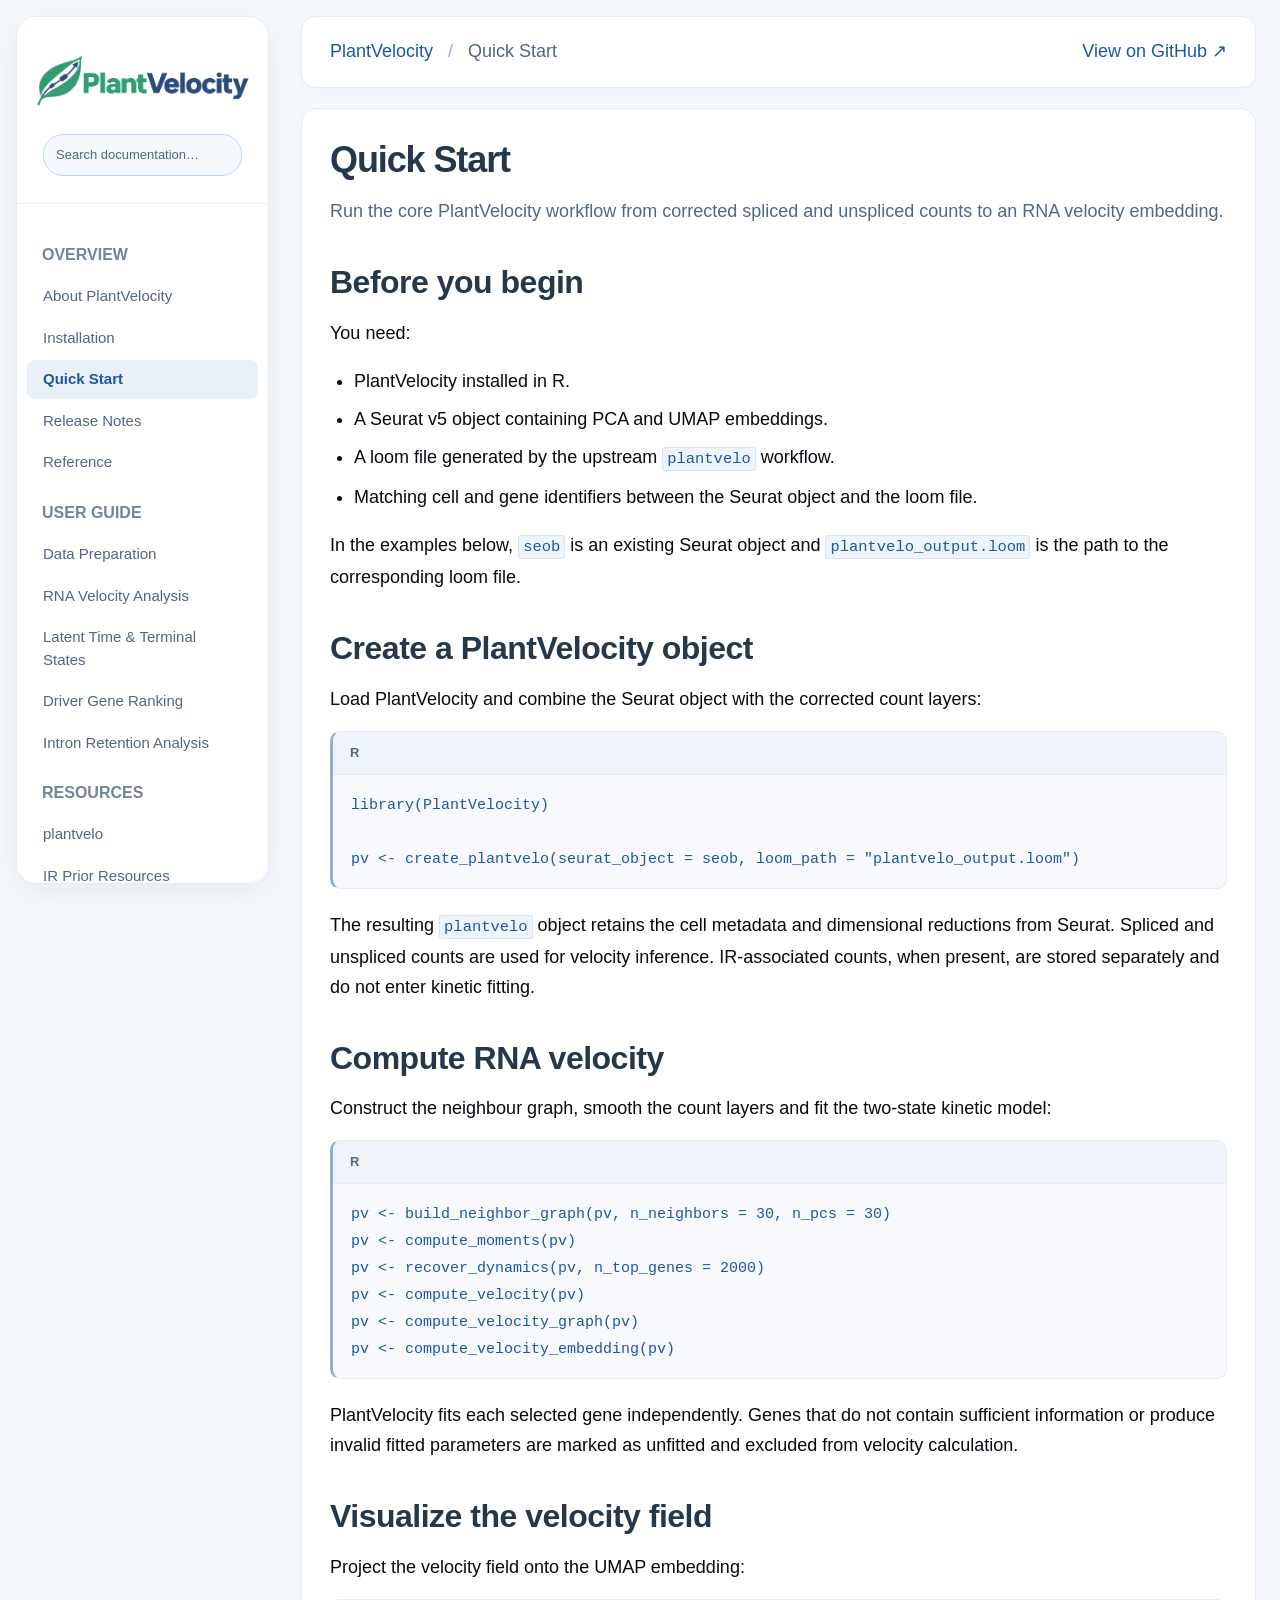
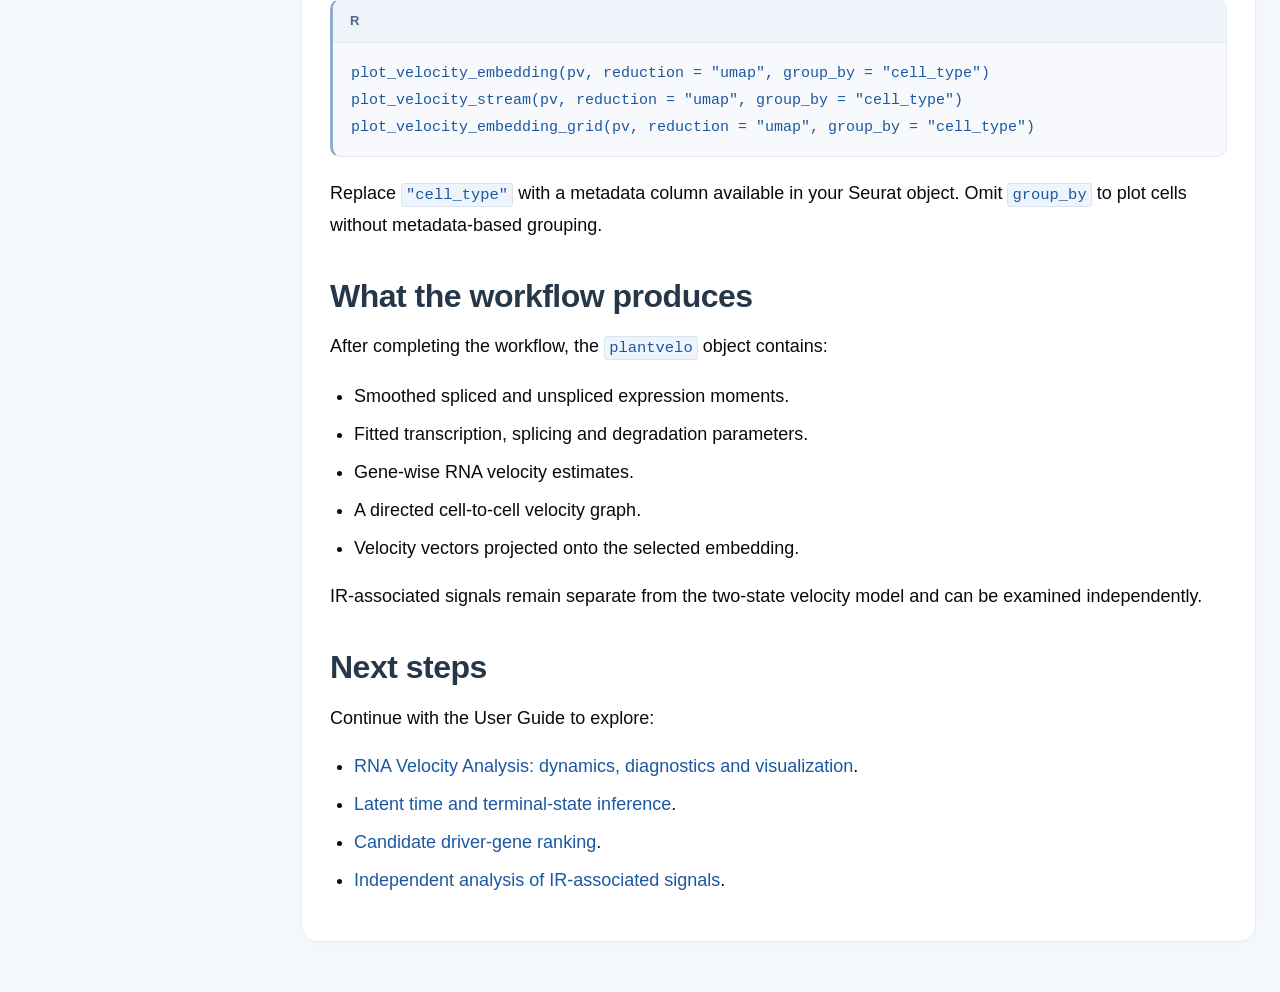
<file: docs/quick-start.html>
<!doctype html>
<html lang="en">
<head>
  <meta charset="utf-8">
  <meta name="viewport" content="width=device-width, initial-scale=1">
  <meta name="description" content="Run the core PlantVelocity workflow from corrected count layers to an RNA velocity embedding.">
  <title>Quick Start — PlantVelocity documentation</title>
  <link rel="stylesheet" href="style.css">
  <script src="navigation.js" defer></script>
</head>
<body>
  <a class="skip-link" href="#main">Skip to content</a>
  <aside class="sidebar" aria-label="Documentation navigation">
    <div class="brand">
      <a href="index.html"><img class="brand-logo" src="assets/logo.png" alt="PlantVelocity" width="2172" height="724"></a>
      <label class="sr-only" for="navigation-search">Search documentation pages</label>
      <input id="navigation-search" type="search" placeholder="Search documentation…" aria-controls="documentation-nav" autocomplete="off" hidden>
    </div>
    <nav id="documentation-nav" aria-label="Documentation">
      <div class="nav-group">
        <p class="nav-label">OVERVIEW</p>
        <a href="index.html">About PlantVelocity</a>
        <a href="installation.html">Installation</a>
        <a class="selected" aria-current="page" href="quick-start.html">Quick Start</a>
        <a href="release-notes.html">Release Notes</a>
        <a href="reference.html">Reference</a>
      </div>
      <div class="nav-group">
        <p class="nav-label">USER GUIDE</p>
        <a href="data-preparation.html">Data Preparation</a>
        <a href="rna-velocity-analysis.html">RNA Velocity Analysis</a>
        <a href="latent-time-terminal-states.html">Latent Time &amp; Terminal States</a>
        <a href="driver-gene-ranking.html">Driver Gene Ranking</a>
        <a href="intron-retention-analysis.html">Intron Retention Analysis</a>
      </div>
      <div class="nav-group">
        <p class="nav-label">RESOURCES</p>
        <a href="plantvelo.html">plantvelo</a>
        <a href="ir-prior-resources.html">IR Prior Resources</a>
      </div>
      <p class="search-status" role="status" aria-live="polite" hidden>No matching pages.</p>
    </nav>
  </aside>
  <div class="page">
    <header class="breadcrumbs"><span><a href="index.html">PlantVelocity</a><span aria-hidden="true"> / </span>Quick Start</span><a class="source" href="https://github.com/PlantVelocityProject/PlantVelocity">View on GitHub ↗</a></header>
    <main id="main" tabindex="-1">
      <h1>Quick Start</h1>
      <p class="lead">Run the core PlantVelocity workflow from corrected spliced and unspliced counts to an RNA velocity embedding.</p>

      <section id="before-you-begin">
        <h2>Before you begin<a class="anchor" href="#before-you-begin" aria-label="Link to Before you begin">¶</a></h2>
        <p>You need:</p>
        <ul>
          <li>PlantVelocity installed in R.</li>
          <li>A Seurat v5 object containing PCA and UMAP embeddings.</li>
          <li>A loom file generated by the upstream <code>plantvelo</code> workflow.</li>
          <li>Matching cell and gene identifiers between the Seurat object and the loom file.</li>
        </ul>
        <p>In the examples below, <code>seob</code> is an existing Seurat object and <code>plantvelo_output.loom</code> is the path to the corresponding loom file.</p>
      </section>

      <section id="create-object">
        <h2>Create a PlantVelocity object<a class="anchor" href="#create-object" aria-label="Link to Create a PlantVelocity object">¶</a></h2>
        <p>Load PlantVelocity and combine the Seurat object with the corrected count layers:</p>
        <div class="code-block"><span class="language">R</span><pre><code>library(PlantVelocity)

pv &lt;- create_plantvelo(seurat_object = seob, loom_path = "plantvelo_output.loom")</code></pre></div>
        <p>The resulting <code>plantvelo</code> object retains the cell metadata and dimensional reductions from Seurat. Spliced and unspliced counts are used for velocity inference. IR-associated counts, when present, are stored separately and do not enter kinetic fitting.</p>
      </section>

      <section id="compute-velocity">
        <h2>Compute RNA velocity<a class="anchor" href="#compute-velocity" aria-label="Link to Compute RNA velocity">¶</a></h2>
        <p>Construct the neighbour graph, smooth the count layers and fit the two-state kinetic model:</p>
        <div class="code-block"><span class="language">R</span><pre><code>pv &lt;- build_neighbor_graph(pv, n_neighbors = 30, n_pcs = 30)
pv &lt;- compute_moments(pv)
pv &lt;- recover_dynamics(pv, n_top_genes = 2000)
pv &lt;- compute_velocity(pv)
pv &lt;- compute_velocity_graph(pv)
pv &lt;- compute_velocity_embedding(pv)
</code></pre></div>
        <p>PlantVelocity fits each selected gene independently. Genes that do not contain sufficient information or produce invalid fitted parameters are marked as unfitted and excluded from velocity calculation.</p>
      </section>

      <section id="visualize">
        <h2>Visualize the velocity field<a class="anchor" href="#visualize" aria-label="Link to Visualize the velocity field">¶</a></h2>
        <p>Project the velocity field onto the UMAP embedding:</p>
        <div class="code-block"><span class="language">R</span><pre><code>plot_velocity_embedding(pv, reduction = "umap", group_by = "cell_type")
plot_velocity_stream(pv, reduction = "umap", group_by = "cell_type")
plot_velocity_embedding_grid(pv, reduction = "umap", group_by = "cell_type")</code></pre></div>
        <p>Replace <code>"cell_type"</code> with a metadata column available in your Seurat object. Omit <code>group_by</code> to plot cells without metadata-based grouping.</p>
      </section>

      <section id="outputs">
        <h2>What the workflow produces<a class="anchor" href="#outputs" aria-label="Link to What the workflow produces">¶</a></h2>
        <p>After completing the workflow, the <code>plantvelo</code> object contains:</p>
        <ul>
          <li>Smoothed spliced and unspliced expression moments.</li>
          <li>Fitted transcription, splicing and degradation parameters.</li>
          <li>Gene-wise RNA velocity estimates.</li>
          <li>A directed cell-to-cell velocity graph.</li>
          <li>Velocity vectors projected onto the selected embedding.</li>
        </ul>
        <p>IR-associated signals remain separate from the two-state velocity model and can be examined independently.</p>
      </section>

      <section id="next-steps">
        <h2>Next steps<a class="anchor" href="#next-steps" aria-label="Link to Next steps">¶</a></h2>
        <p>Continue with the User Guide to explore:</p>
        <ul>
          <li><a href="rna-velocity-analysis.html">RNA Velocity Analysis: dynamics, diagnostics and visualization</a>.</li>
          <li><a href="latent-time-terminal-states.html">Latent time and terminal-state inference</a>.</li>
          <li><a href="driver-gene-ranking.html">Candidate driver-gene ranking</a>.</li>
          <li><a href="intron-retention-analysis.html">Independent analysis of IR-associated signals</a>.</li>
        </ul>
      </section>
    </main>
  </div>
</body>
</html>
</file>
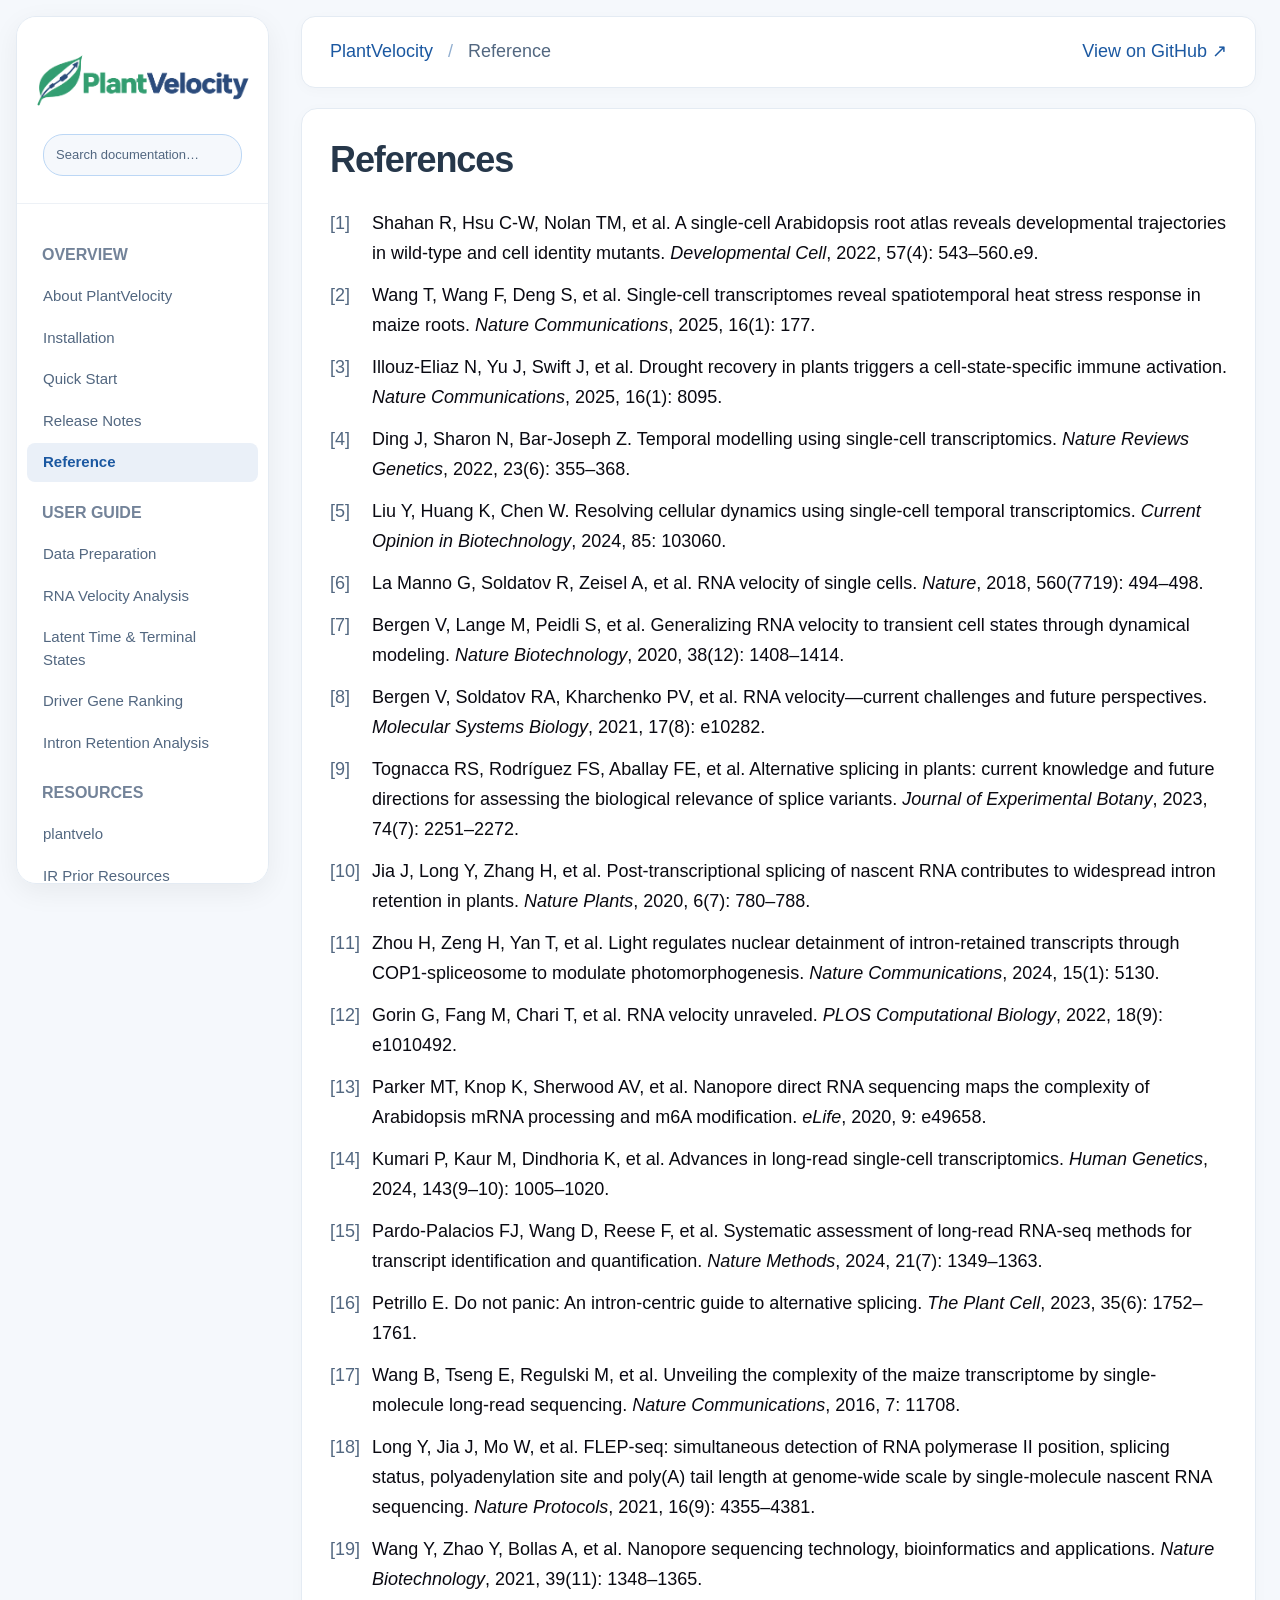
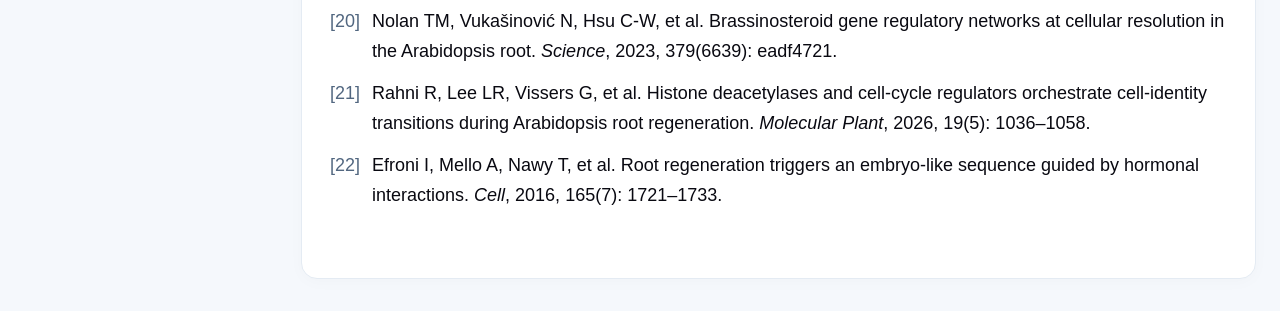
<file: docs/reference.html>
<!doctype html>
<html lang="en">
<head>
  <meta charset="utf-8">
  <meta name="viewport" content="width=device-width, initial-scale=1">
  <meta name="description" content="References for PlantVelocity, plant single-cell dynamics, RNA velocity, intron retention, and long-read transcriptomics.">
  <title>Reference — PlantVelocity documentation</title>
  <link rel="stylesheet" href="style.css">
  <script src="navigation.js" defer></script>
</head>
<body>
  <a class="skip-link" href="#main">Skip to content</a>
  <aside class="sidebar" aria-label="Documentation navigation">
    <div class="brand">
      <a href="index.html"><img class="brand-logo" src="assets/logo.png" alt="PlantVelocity" width="2172" height="724"></a>
      <label class="sr-only" for="navigation-search">Search documentation pages</label>
      <input id="navigation-search" type="search" placeholder="Search documentation…" aria-controls="documentation-nav" autocomplete="off" hidden>
    </div>
    <nav id="documentation-nav" aria-label="Documentation">
      <div class="nav-group">
        <p class="nav-label">OVERVIEW</p>
        <a href="index.html">About PlantVelocity</a>
        <a href="installation.html">Installation</a>
        <a href="quick-start.html">Quick Start</a>
        <a href="release-notes.html">Release Notes</a>
        <a class="selected" aria-current="page" href="reference.html">Reference</a>
      </div>
      <div class="nav-group">
        <p class="nav-label">USER GUIDE</p>
        <a href="data-preparation.html">Data Preparation</a>
        <a href="rna-velocity-analysis.html">RNA Velocity Analysis</a>
        <a href="latent-time-terminal-states.html">Latent Time &amp; Terminal States</a>
        <a href="driver-gene-ranking.html">Driver Gene Ranking</a>
        <a href="intron-retention-analysis.html">Intron Retention Analysis</a>
      </div>
      <div class="nav-group">
        <p class="nav-label">RESOURCES</p>
        <a href="plantvelo.html">plantvelo</a>
        <a href="ir-prior-resources.html">IR Prior Resources</a>
      </div>
      <p class="search-status" role="status" aria-live="polite" hidden>No matching pages.</p>
    </nav>
  </aside>
  <div class="page">
    <header class="breadcrumbs"><span><a href="index.html">PlantVelocity</a><span aria-hidden="true"> / </span>Reference</span><a class="source" href="https://github.com/PlantVelocityProject/PlantVelocity">View on GitHub ↗</a></header>
    <main id="main" tabindex="-1">
      <h1>References</h1>
      <ol class="references" role="list">
        <li id="ref-1">Shahan R, Hsu C-W, Nolan TM, et al. A single-cell Arabidopsis root atlas reveals developmental trajectories in wild-type and cell identity mutants. <em>Developmental Cell</em>, 2022, 57(4): 543–560.e9.</li>
        <li id="ref-2">Wang T, Wang F, Deng S, et al. Single-cell transcriptomes reveal spatiotemporal heat stress response in maize roots. <em>Nature Communications</em>, 2025, 16(1): 177.</li>
        <li id="ref-3">Illouz-Eliaz N, Yu J, Swift J, et al. Drought recovery in plants triggers a cell-state-specific immune activation. <em>Nature Communications</em>, 2025, 16(1): 8095.</li>
        <li id="ref-4">Ding J, Sharon N, Bar-Joseph Z. Temporal modelling using single-cell transcriptomics. <em>Nature Reviews Genetics</em>, 2022, 23(6): 355–368.</li>
        <li id="ref-5">Liu Y, Huang K, Chen W. Resolving cellular dynamics using single-cell temporal transcriptomics. <em>Current Opinion in Biotechnology</em>, 2024, 85: 103060.</li>
        <li id="ref-6">La Manno G, Soldatov R, Zeisel A, et al. RNA velocity of single cells. <em>Nature</em>, 2018, 560(7719): 494–498.</li>
        <li id="ref-7">Bergen V, Lange M, Peidli S, et al. Generalizing RNA velocity to transient cell states through dynamical modeling. <em>Nature Biotechnology</em>, 2020, 38(12): 1408–1414.</li>
        <li id="ref-8">Bergen V, Soldatov RA, Kharchenko PV, et al. RNA velocity—current challenges and future perspectives. <em>Molecular Systems Biology</em>, 2021, 17(8): e10282.</li>
        <li id="ref-9">Tognacca RS, Rodríguez FS, Aballay FE, et al. Alternative splicing in plants: current knowledge and future directions for assessing the biological relevance of splice variants. <em>Journal of Experimental Botany</em>, 2023, 74(7): 2251–2272.</li>
        <li id="ref-10">Jia J, Long Y, Zhang H, et al. Post-transcriptional splicing of nascent RNA contributes to widespread intron retention in plants. <em>Nature Plants</em>, 2020, 6(7): 780–788.</li>
        <li id="ref-11">Zhou H, Zeng H, Yan T, et al. Light regulates nuclear detainment of intron-retained transcripts through COP1-spliceosome to modulate photomorphogenesis. <em>Nature Communications</em>, 2024, 15(1): 5130.</li>
        <li id="ref-12">Gorin G, Fang M, Chari T, et al. RNA velocity unraveled. <em>PLOS Computational Biology</em>, 2022, 18(9): e1010492.</li>
        <li id="ref-13">Parker MT, Knop K, Sherwood AV, et al. Nanopore direct RNA sequencing maps the complexity of Arabidopsis mRNA processing and m6A modification. <em>eLife</em>, 2020, 9: e49658.</li>
        <li id="ref-14">Kumari P, Kaur M, Dindhoria K, et al. Advances in long-read single-cell transcriptomics. <em>Human Genetics</em>, 2024, 143(9–10): 1005–1020.</li>
        <li id="ref-15">Pardo-Palacios FJ, Wang D, Reese F, et al. Systematic assessment of long-read RNA-seq methods for transcript identification and quantification. <em>Nature Methods</em>, 2024, 21(7): 1349–1363.</li>
        <li id="ref-16">Petrillo E. Do not panic: An intron-centric guide to alternative splicing. <em>The Plant Cell</em>, 2023, 35(6): 1752–1761.</li>
        <li id="ref-17">Wang B, Tseng E, Regulski M, et al. Unveiling the complexity of the maize transcriptome by single-molecule long-read sequencing. <em>Nature Communications</em>, 2016, 7: 11708.</li>
        <li id="ref-18">Long Y, Jia J, Mo W, et al. FLEP-seq: simultaneous detection of RNA polymerase II position, splicing status, polyadenylation site and poly(A) tail length at genome-wide scale by single-molecule nascent RNA sequencing. <em>Nature Protocols</em>, 2021, 16(9): 4355–4381.</li>
        <li id="ref-19">Wang Y, Zhao Y, Bollas A, et al. Nanopore sequencing technology, bioinformatics and applications. <em>Nature Biotechnology</em>, 2021, 39(11): 1348–1365.</li>
        <li id="ref-20">Nolan TM, Vukašinović N, Hsu C-W, et al. Brassinosteroid gene regulatory networks at cellular resolution in the Arabidopsis root. <em>Science</em>, 2023, 379(6639): eadf4721.</li>
        <li id="ref-21">Rahni R, Lee LR, Vissers G, et al. Histone deacetylases and cell-cycle regulators orchestrate cell-identity transitions during Arabidopsis root regeneration. <em>Molecular Plant</em>, 2026, 19(5): 1036–1058.</li>
        <li id="ref-22">Efroni I, Mello A, Nawy T, et al. Root regeneration triggers an embryo-like sequence guided by hormonal interactions. <em>Cell</em>, 2016, 165(7): 1721–1733.</li>
      </ol>
    </main>
  </div>
</body>
</html>
</file>
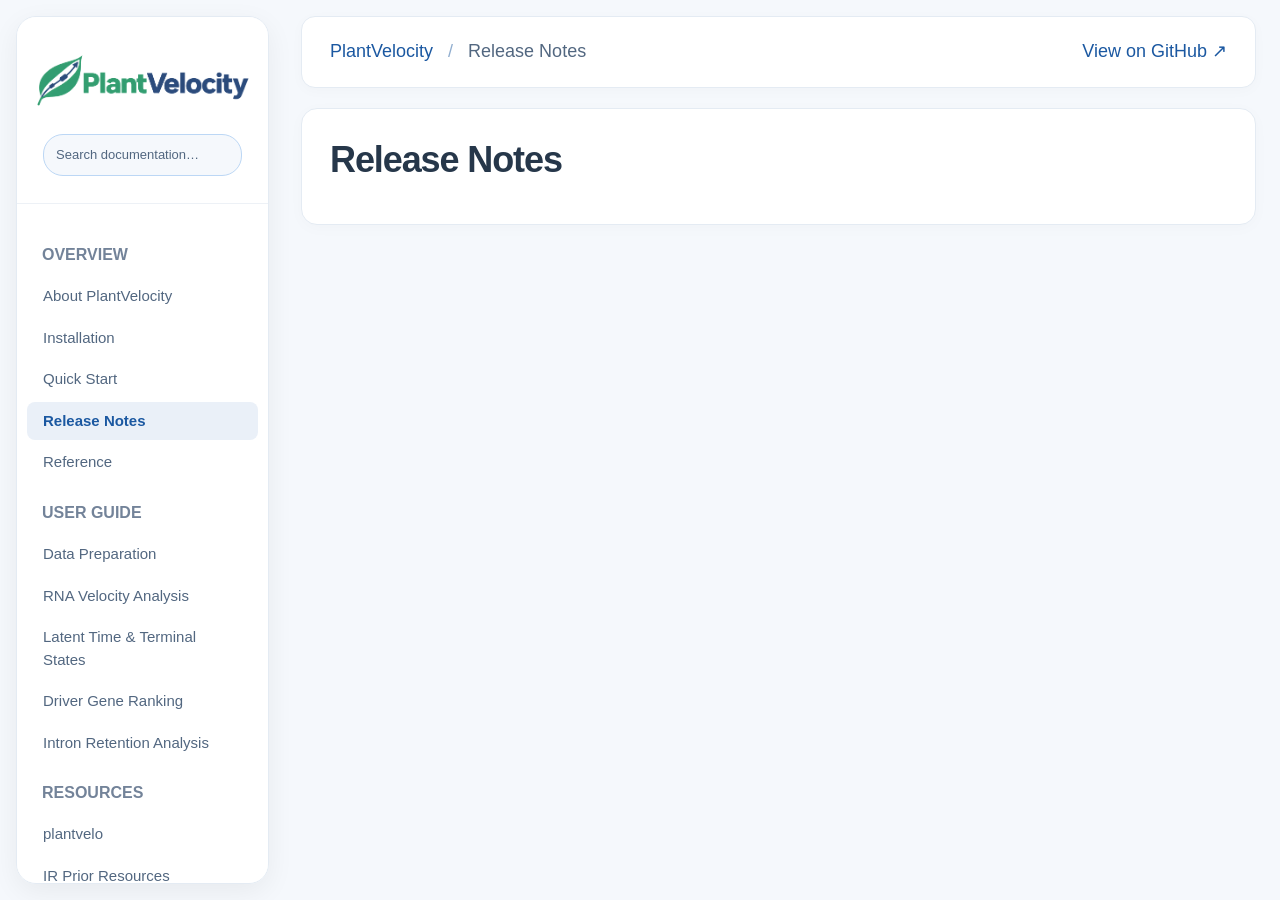
<file: docs/release-notes.html>
<!doctype html>
<html lang="en">
<head>
  <meta charset="utf-8">
  <meta name="viewport" content="width=device-width, initial-scale=1">
  <title>Release Notes — PlantVelocity documentation</title>
  <link rel="stylesheet" href="style.css">
  <script src="navigation.js" defer></script>
</head>
<body>
  <a class="skip-link" href="#main">Skip to content</a>
  <aside class="sidebar" aria-label="Documentation navigation">
    <div class="brand">
      <a href="index.html"><img class="brand-logo" src="assets/logo.png" alt="PlantVelocity" width="2172" height="724"></a>
      <label class="sr-only" for="navigation-search">Search documentation pages</label>
      <input id="navigation-search" type="search" placeholder="Search documentation…" aria-controls="documentation-nav" autocomplete="off" hidden>
    </div>
    <nav id="documentation-nav" aria-label="Documentation">
      <div class="nav-group">
        <p class="nav-label">OVERVIEW</p>
        <a href="index.html">About PlantVelocity</a>
        <a href="installation.html">Installation</a>
        <a href="quick-start.html">Quick Start</a>
        <a class="selected" aria-current="page" href="release-notes.html">Release Notes</a>
        <a href="reference.html">Reference</a>
      </div>
      <div class="nav-group">
        <p class="nav-label">USER GUIDE</p>
        <a href="data-preparation.html">Data Preparation</a>
        <a href="rna-velocity-analysis.html">RNA Velocity Analysis</a>
        <a href="latent-time-terminal-states.html">Latent Time &amp; Terminal States</a>
        <a href="driver-gene-ranking.html">Driver Gene Ranking</a>
        <a href="intron-retention-analysis.html">Intron Retention Analysis</a>
      </div>
      <div class="nav-group">
        <p class="nav-label">RESOURCES</p>
        <a href="plantvelo.html">plantvelo</a>
        <a href="ir-prior-resources.html">IR Prior Resources</a>
      </div>
      <p class="search-status" role="status" aria-live="polite" hidden>No matching pages.</p>
    </nav>
  </aside>
  <div class="page">
    <header class="breadcrumbs"><span><a href="index.html">PlantVelocity</a><span aria-hidden="true"> / </span>Release Notes</span><a class="source" href="https://github.com/PlantVelocityProject/PlantVelocity">View on GitHub ↗</a></header>
    <main id="main" tabindex="-1">
      <h1>Release Notes</h1>
    </main>
  </div>
</body>
</html>
</file>
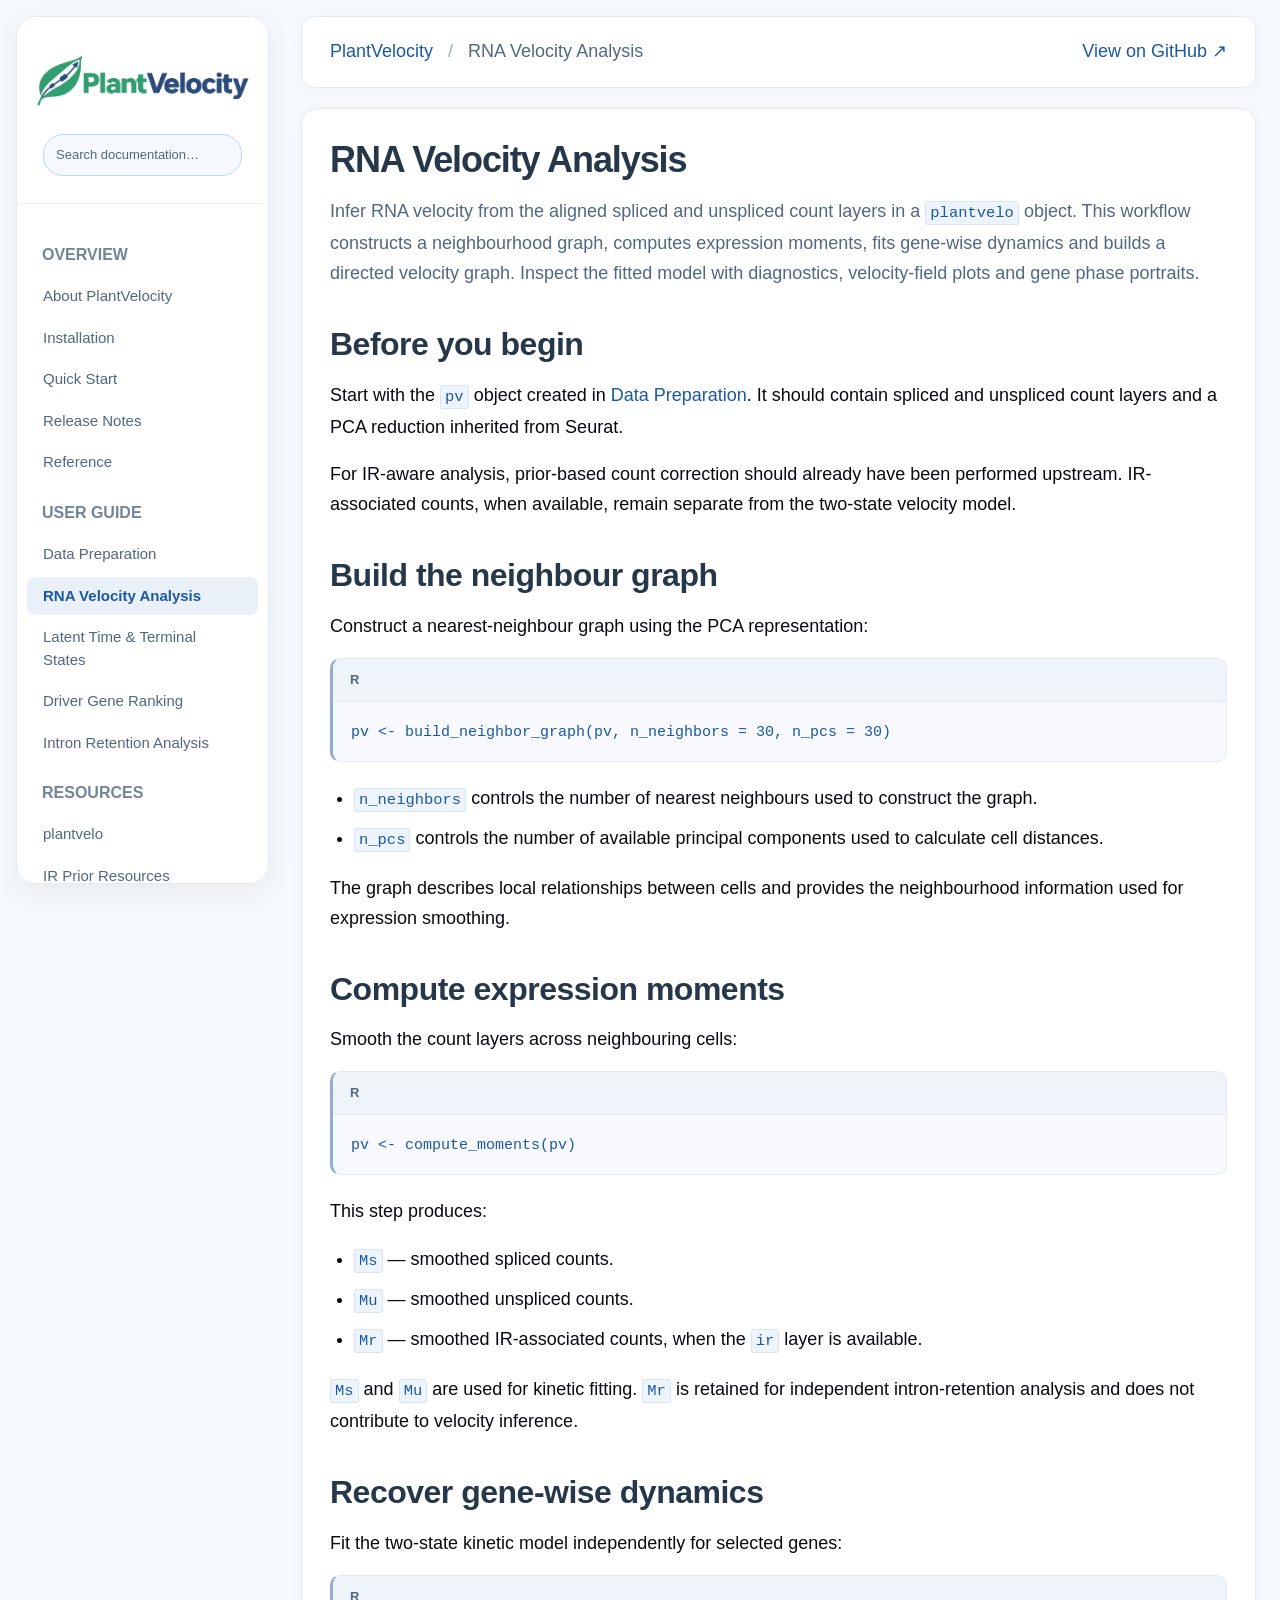
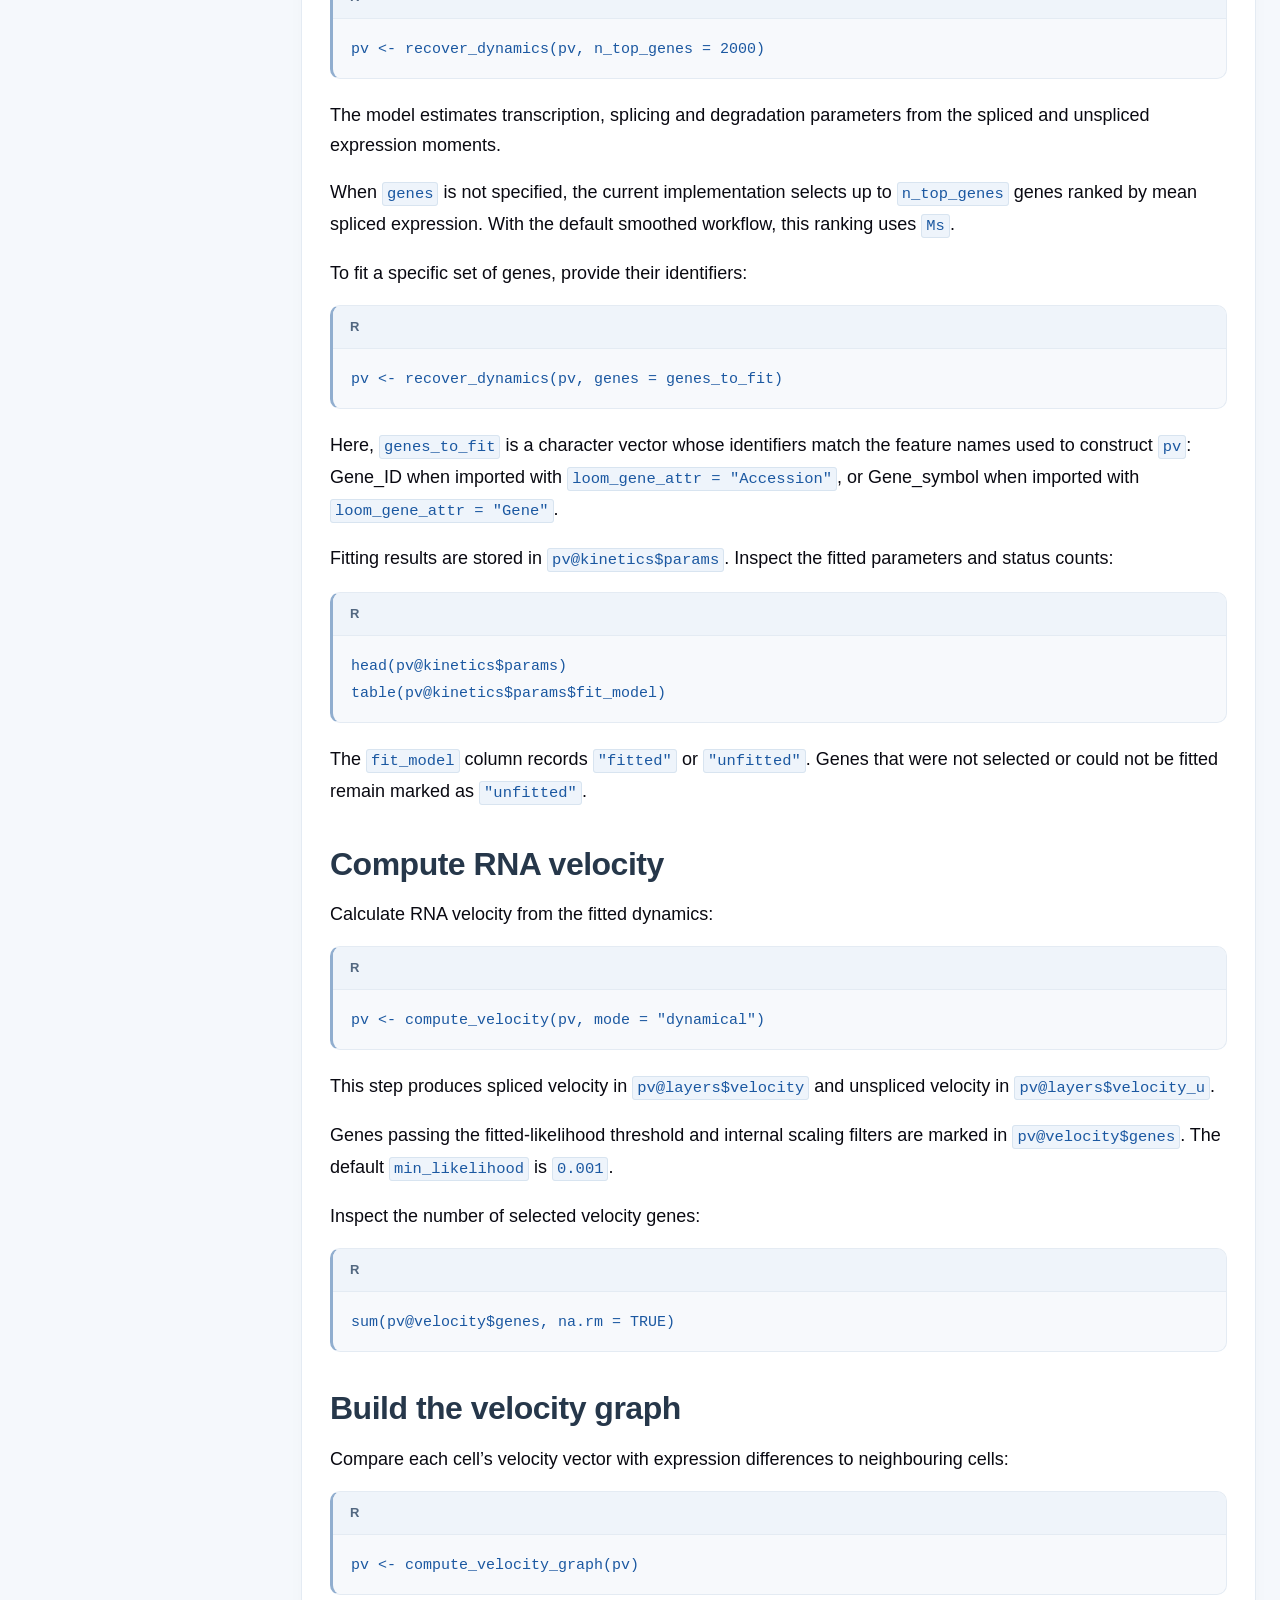
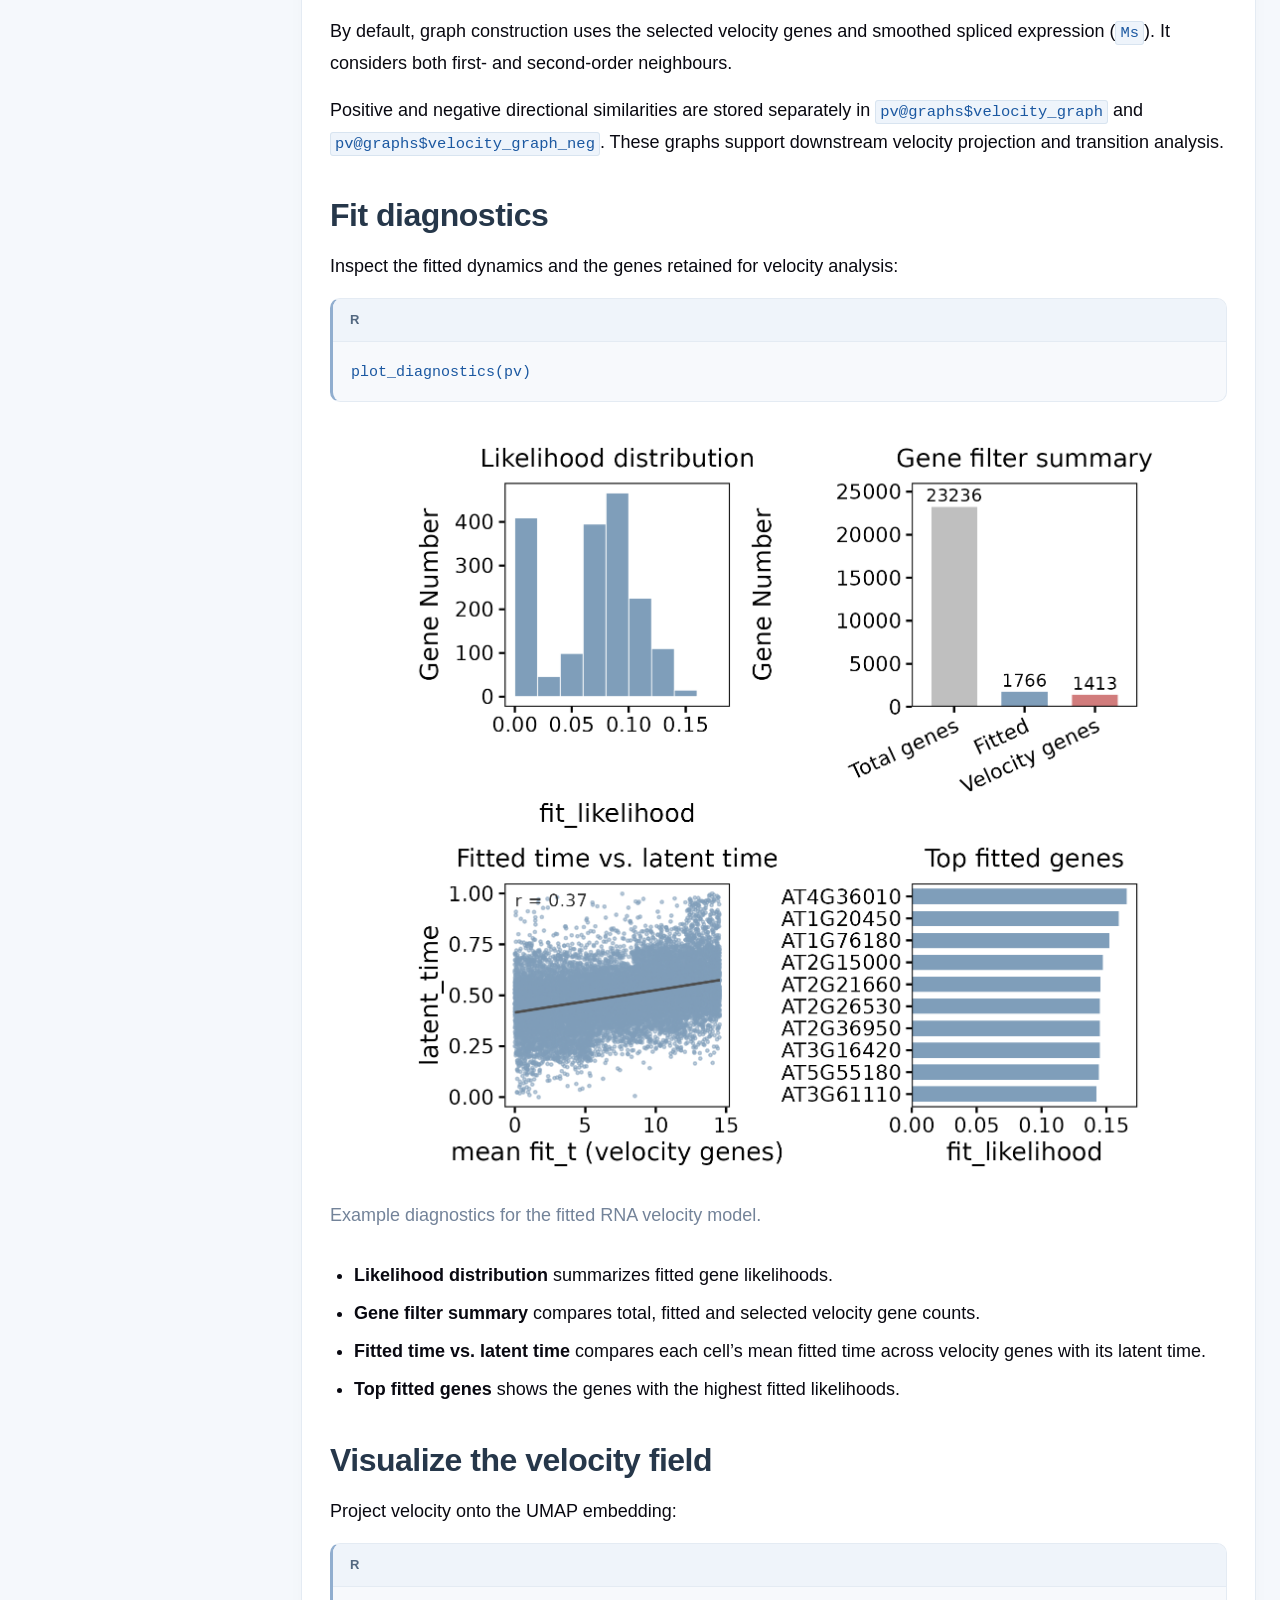
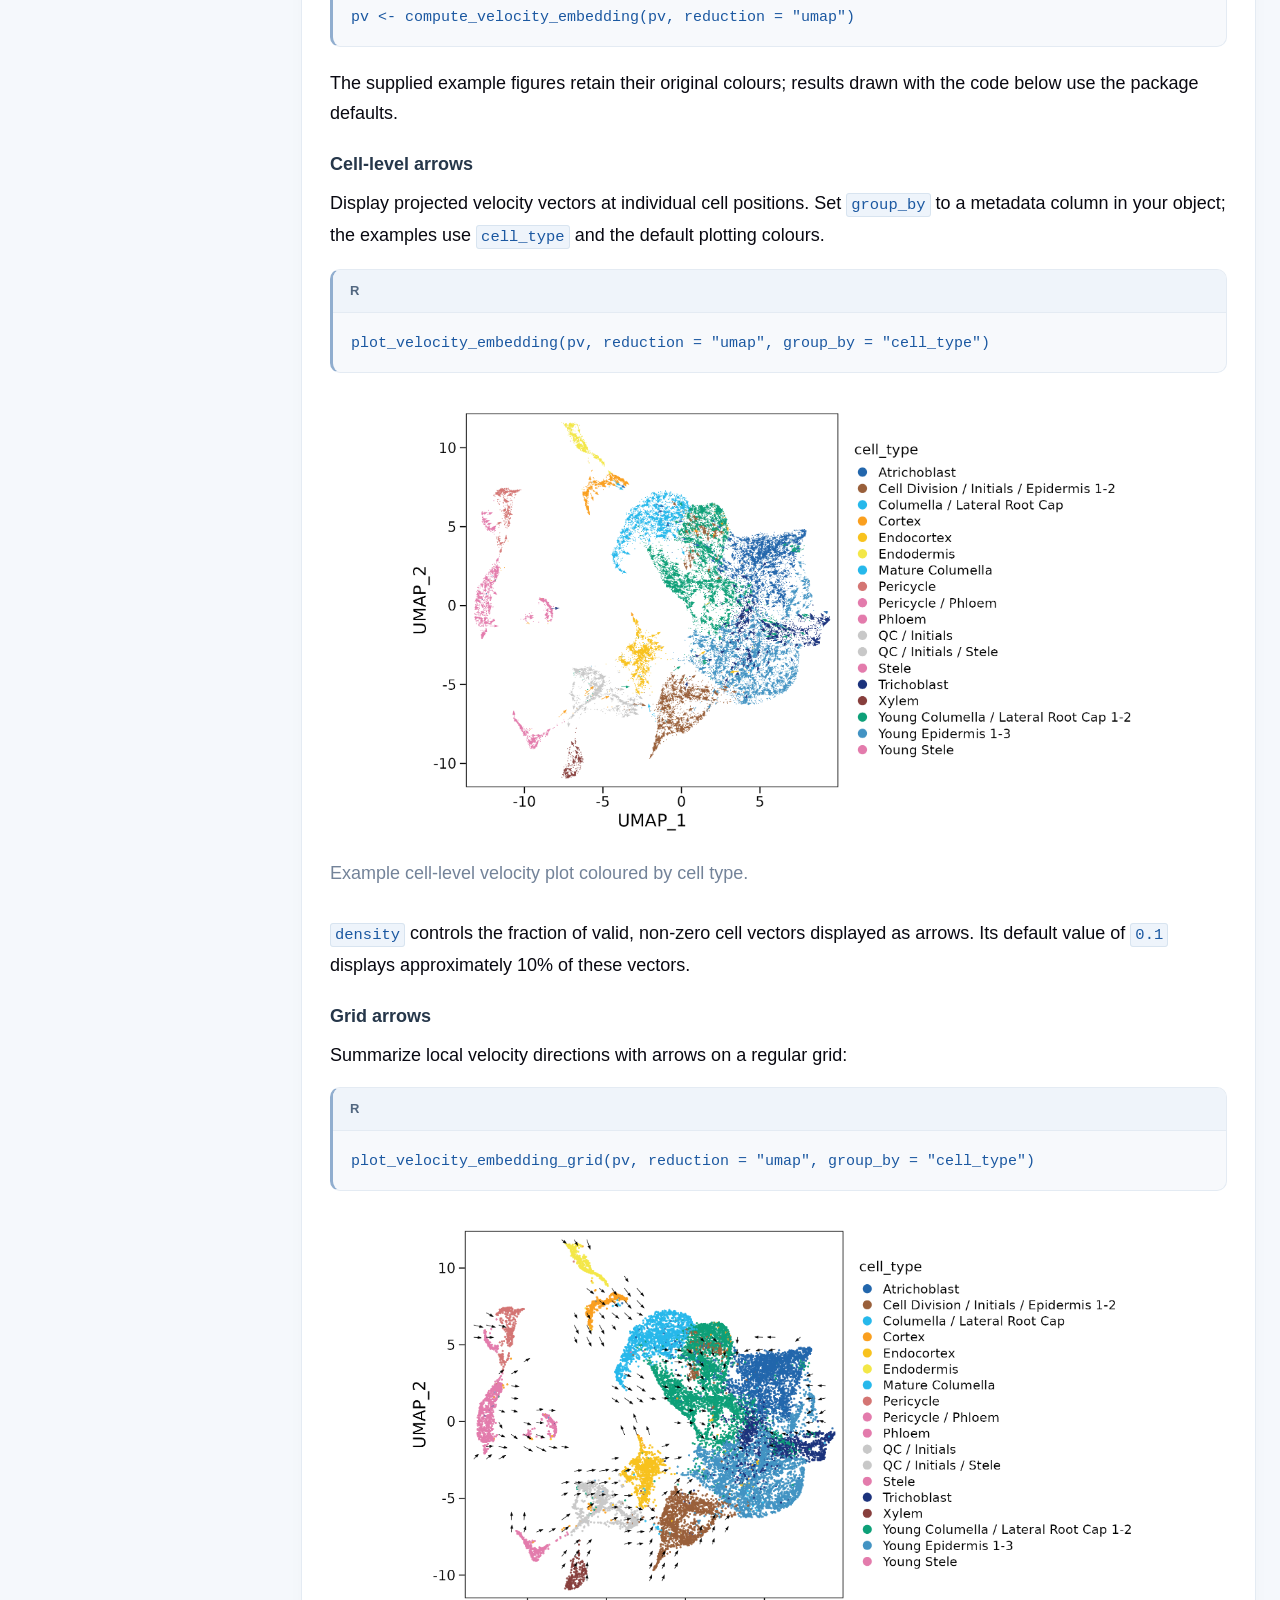
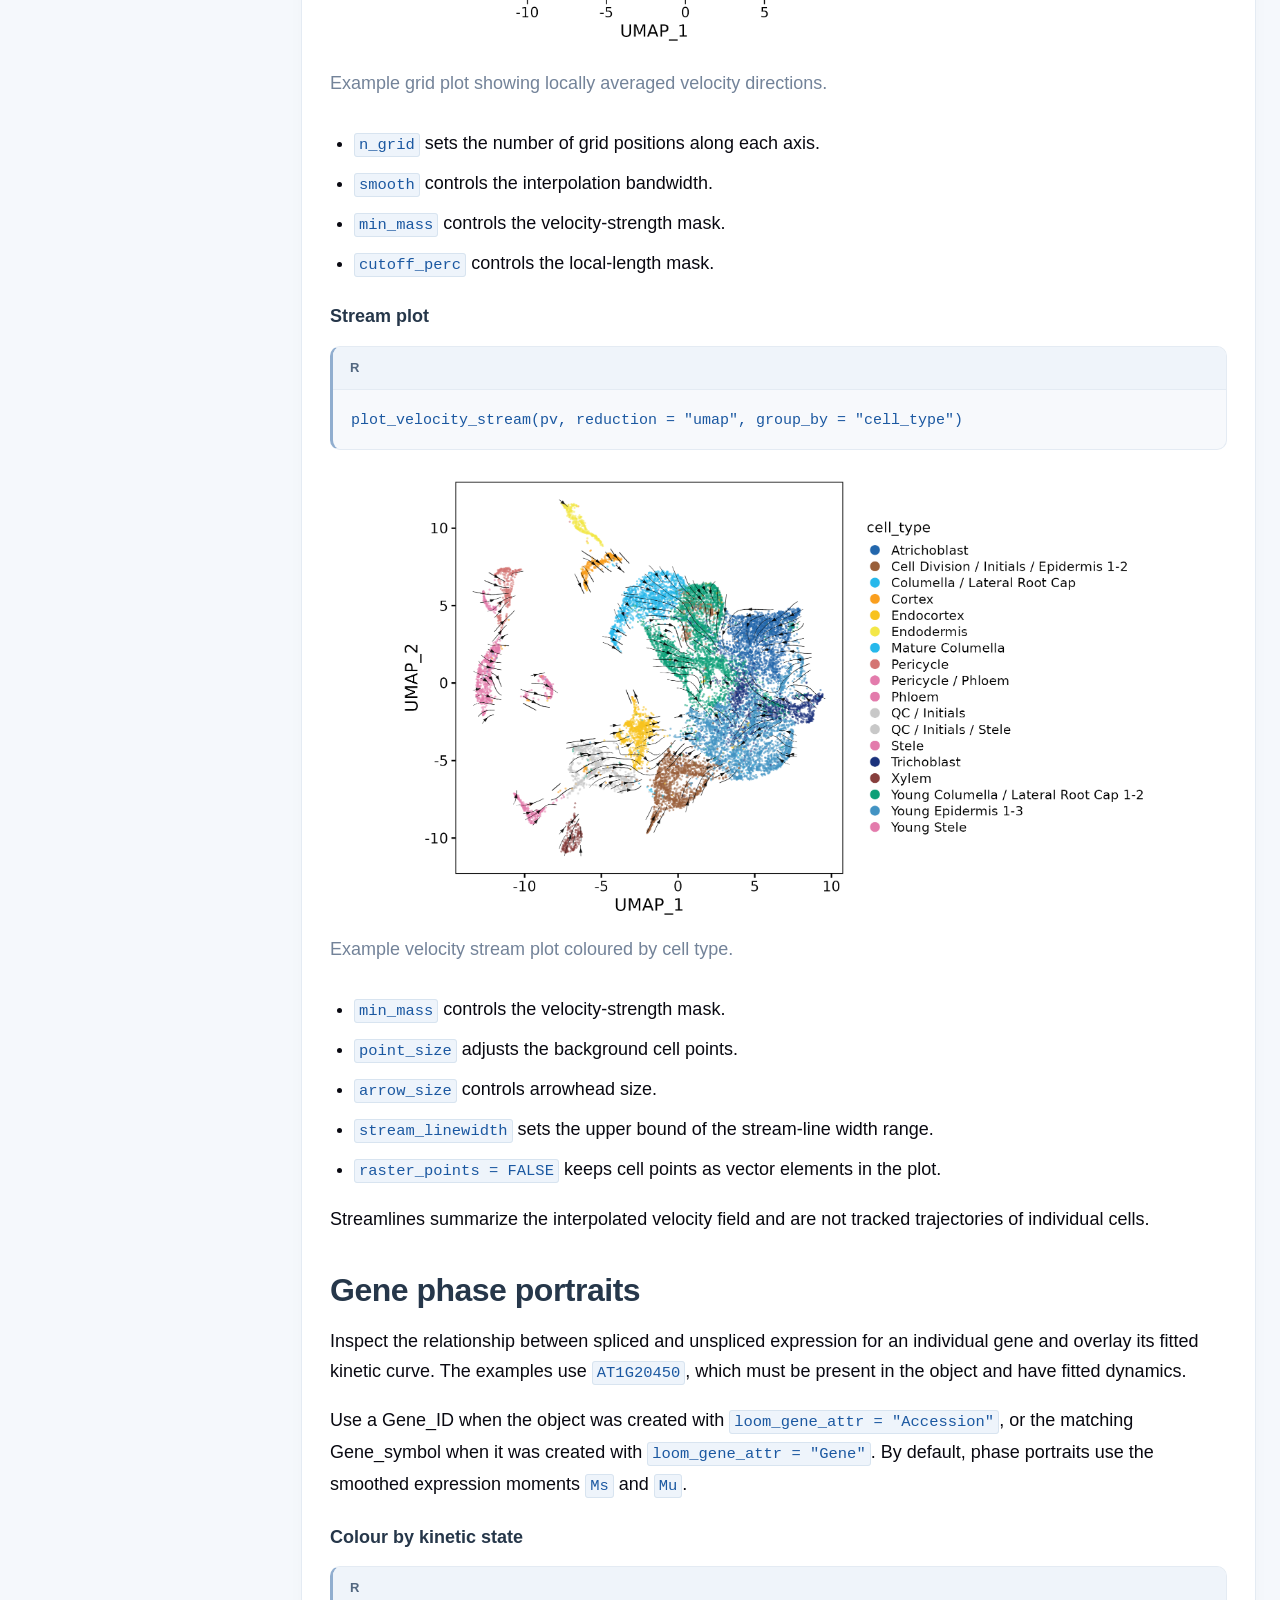
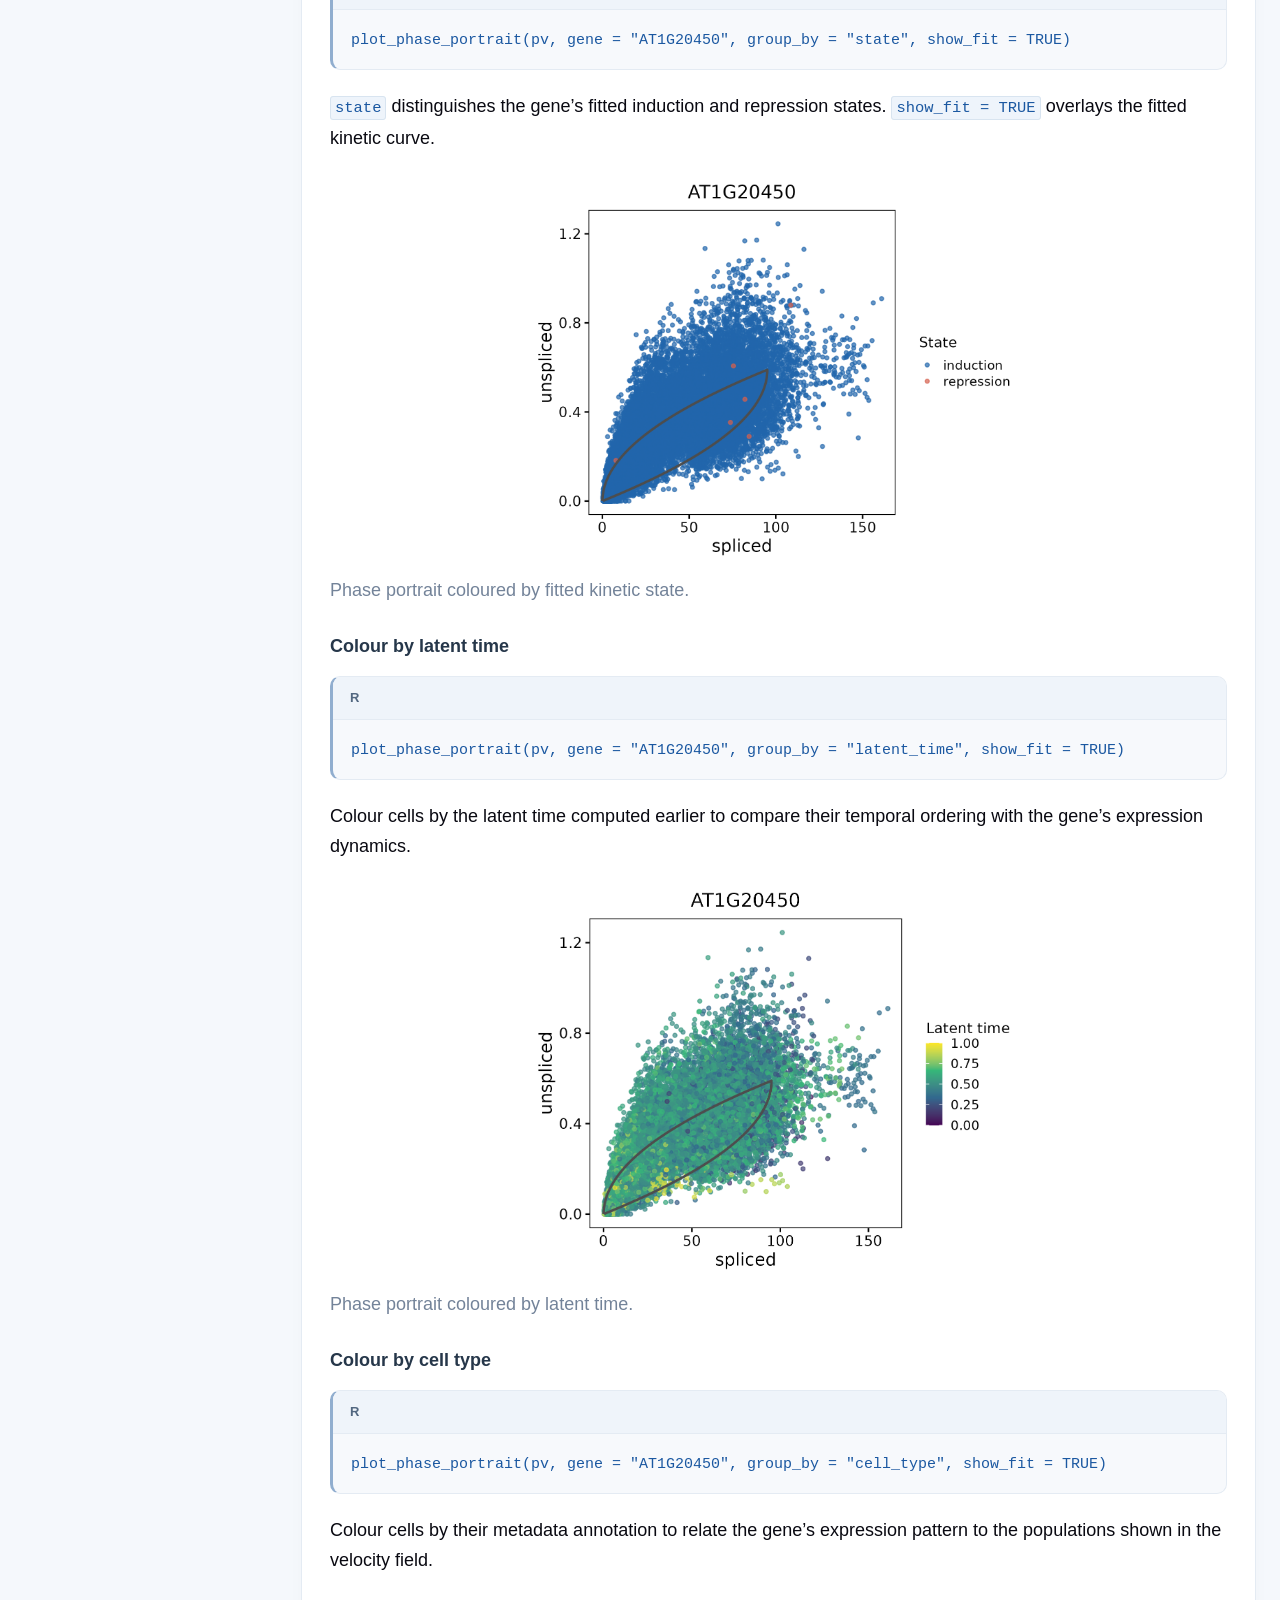
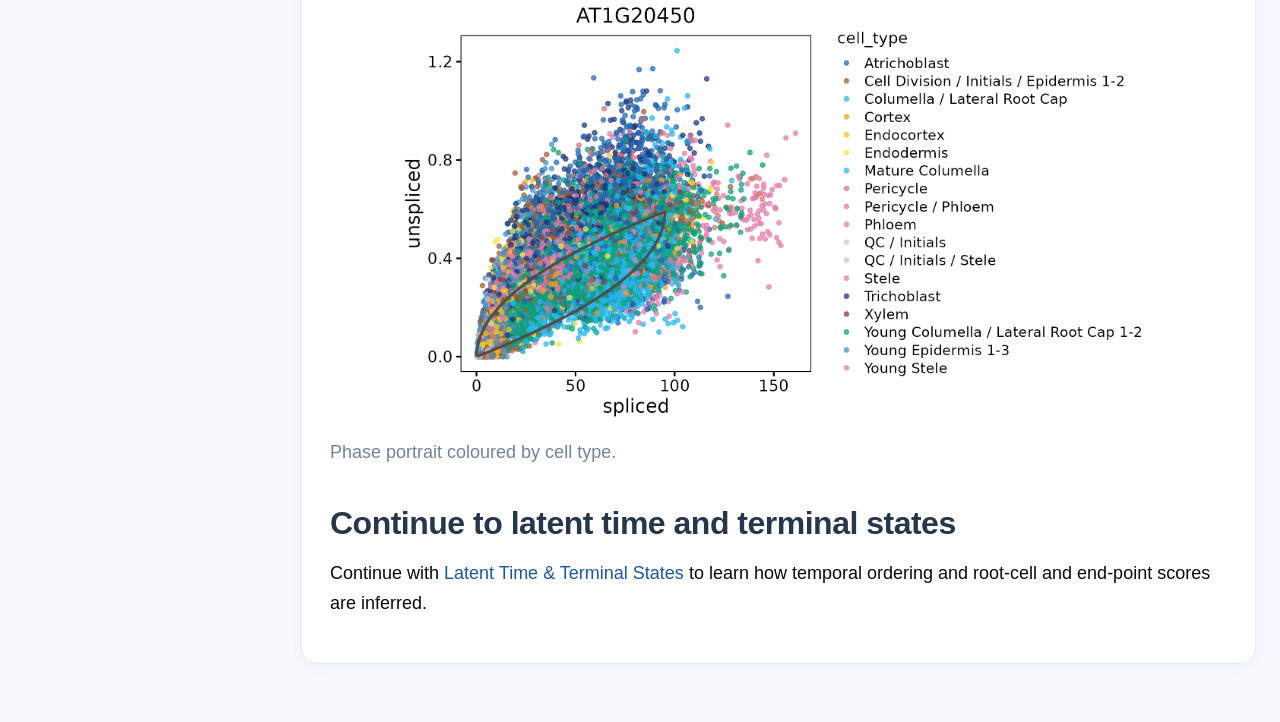
<file: docs/rna-velocity-analysis.html>
<!doctype html>
<html lang="en">
<head>
  <meta charset="utf-8">
  <meta name="viewport" content="width=device-width, initial-scale=1">
  <meta name="description" content="Construct a neighbour graph, compute expression moments, fit gene-wise dynamics and infer RNA velocity with PlantVelocity.">
  <title>RNA Velocity Analysis — PlantVelocity documentation</title>
  <link rel="stylesheet" href="style.css">
  <script src="navigation.js" defer></script>
</head>
<body>
  <a class="skip-link" href="#main">Skip to content</a>
  <aside class="sidebar" aria-label="Documentation navigation">
    <div class="brand">
      <a href="index.html"><img class="brand-logo" src="assets/logo.png" alt="PlantVelocity" width="2172" height="724"></a>
      <label class="sr-only" for="navigation-search">Search documentation pages</label>
      <input id="navigation-search" type="search" placeholder="Search documentation…" aria-controls="documentation-nav" autocomplete="off" hidden>
    </div>
    <nav id="documentation-nav" aria-label="Documentation">
      <div class="nav-group">
        <p class="nav-label">OVERVIEW</p>
        <a href="index.html">About PlantVelocity</a>
        <a href="installation.html">Installation</a>
        <a href="quick-start.html">Quick Start</a>
        <a href="release-notes.html">Release Notes</a>
        <a href="reference.html">Reference</a>
      </div>
      <div class="nav-group">
        <p class="nav-label">USER GUIDE</p>
        <a href="data-preparation.html">Data Preparation</a>
        <a class="selected" aria-current="page" href="rna-velocity-analysis.html">RNA Velocity Analysis</a>
        <a href="latent-time-terminal-states.html">Latent Time &amp; Terminal States</a>
        <a href="driver-gene-ranking.html">Driver Gene Ranking</a>
        <a href="intron-retention-analysis.html">Intron Retention Analysis</a>
      </div>
      <div class="nav-group">
        <p class="nav-label">RESOURCES</p>
        <a href="plantvelo.html">plantvelo</a>
        <a href="ir-prior-resources.html">IR Prior Resources</a>
      </div>
      <p class="search-status" role="status" aria-live="polite" hidden>No matching pages.</p>
    </nav>
  </aside>
  <div class="page">
    <header class="breadcrumbs"><span><a href="index.html">PlantVelocity</a><span aria-hidden="true"> / </span>RNA Velocity Analysis</span><a class="source" href="https://github.com/PlantVelocityProject/PlantVelocity">View on GitHub ↗</a></header>
    <main id="main" tabindex="-1">
      <h1>RNA Velocity Analysis</h1>
      <p class="lead">Infer RNA velocity from the aligned spliced and unspliced count layers in a <code>plantvelo</code> object. This workflow constructs a neighbourhood graph, computes expression moments, fits gene-wise dynamics and builds a directed velocity graph. Inspect the fitted model with diagnostics, velocity-field plots and gene phase portraits.</p>

      <section id="before-you-begin">
        <h2>Before you begin<a class="anchor" href="#before-you-begin" aria-label="Link to Before you begin">¶</a></h2>
        <p>Start with the <code>pv</code> object created in <a href="data-preparation.html">Data Preparation</a>. It should contain spliced and unspliced count layers and a PCA reduction inherited from Seurat.</p>
        <p>For IR-aware analysis, prior-based count correction should already have been performed upstream. IR-associated counts, when available, remain separate from the two-state velocity model.</p>
      </section>

      <section id="build-neighbour-graph">
        <h2>Build the neighbour graph<a class="anchor" href="#build-neighbour-graph" aria-label="Link to Build the neighbour graph">¶</a></h2>
        <p>Construct a nearest-neighbour graph using the PCA representation:</p>
        <div class="code-block"><span class="language">R</span><pre><code>pv &lt;- build_neighbor_graph(pv, n_neighbors = 30, n_pcs = 30)</code></pre></div>
        <ul>
          <li><code>n_neighbors</code> controls the number of nearest neighbours used to construct the graph.</li>
          <li><code>n_pcs</code> controls the number of available principal components used to calculate cell distances.</li>
        </ul>
        <p>The graph describes local relationships between cells and provides the neighbourhood information used for expression smoothing.</p>
      </section>

      <section id="compute-moments">
        <h2>Compute expression moments<a class="anchor" href="#compute-moments" aria-label="Link to Compute expression moments">¶</a></h2>
        <p>Smooth the count layers across neighbouring cells:</p>
        <div class="code-block"><span class="language">R</span><pre><code>pv &lt;- compute_moments(pv)</code></pre></div>
        <p>This step produces:</p>
        <ul>
          <li><code>Ms</code> — smoothed spliced counts.</li>
          <li><code>Mu</code> — smoothed unspliced counts.</li>
          <li><code>Mr</code> — smoothed IR-associated counts, when the <code>ir</code> layer is available.</li>
        </ul>
        <p><code>Ms</code> and <code>Mu</code> are used for kinetic fitting. <code>Mr</code> is retained for independent intron-retention analysis and does not contribute to velocity inference.</p>
      </section>

      <section id="recover-dynamics">
        <h2>Recover gene-wise dynamics<a class="anchor" href="#recover-dynamics" aria-label="Link to Recover gene-wise dynamics">¶</a></h2>
        <p>Fit the two-state kinetic model independently for selected genes:</p>
        <div class="code-block"><span class="language">R</span><pre><code>pv &lt;- recover_dynamics(pv, n_top_genes = 2000)</code></pre></div>
        <p>The model estimates transcription, splicing and degradation parameters from the spliced and unspliced expression moments.</p>
        <p>When <code>genes</code> is not specified, the current implementation selects up to <code>n_top_genes</code> genes ranked by mean spliced expression. With the default smoothed workflow, this ranking uses <code>Ms</code>.</p>
        <p>To fit a specific set of genes, provide their identifiers:</p>
        <div class="code-block"><span class="language">R</span><pre><code>pv &lt;- recover_dynamics(pv, genes = genes_to_fit)</code></pre></div>
        <p>Here, <code>genes_to_fit</code> is a character vector whose identifiers match the feature names used to construct <code>pv</code>: Gene_ID when imported with <code>loom_gene_attr = "Accession"</code>, or Gene_symbol when imported with <code>loom_gene_attr = "Gene"</code>.</p>
        <p>Fitting results are stored in <code>pv@kinetics$params</code>. Inspect the fitted parameters and status counts:</p>
        <div class="code-block"><span class="language">R</span><pre><code>head(pv@kinetics$params)
table(pv@kinetics$params$fit_model)</code></pre></div>
        <p>The <code>fit_model</code> column records <code>"fitted"</code> or <code>"unfitted"</code>. Genes that were not selected or could not be fitted remain marked as <code>"unfitted"</code>.</p>
      </section>

      <section id="compute-velocity">
        <h2>Compute RNA velocity<a class="anchor" href="#compute-velocity" aria-label="Link to Compute RNA velocity">¶</a></h2>
        <p>Calculate RNA velocity from the fitted dynamics:</p>
        <div class="code-block"><span class="language">R</span><pre><code>pv &lt;- compute_velocity(pv, mode = "dynamical")</code></pre></div>
        <p>This step produces spliced velocity in <code>pv@layers$velocity</code> and unspliced velocity in <code>pv@layers$velocity_u</code>.</p>
        <p>Genes passing the fitted-likelihood threshold and internal scaling filters are marked in <code>pv@velocity$genes</code>. The default <code>min_likelihood</code> is <code>0.001</code>.</p>
        <p>Inspect the number of selected velocity genes:</p>
        <div class="code-block"><span class="language">R</span><pre><code>sum(pv@velocity$genes, na.rm = TRUE)</code></pre></div>
      </section>

      <section id="build-velocity-graph">
        <h2>Build the velocity graph<a class="anchor" href="#build-velocity-graph" aria-label="Link to Build the velocity graph">¶</a></h2>
        <p>Compare each cell’s velocity vector with expression differences to neighbouring cells:</p>
        <div class="code-block"><span class="language">R</span><pre><code>pv &lt;- compute_velocity_graph(pv)</code></pre></div>
        <p>By default, graph construction uses the selected velocity genes and smoothed spliced expression (<code>Ms</code>). It considers both first- and second-order neighbours.</p>
        <p>Positive and negative directional similarities are stored separately in <code>pv@graphs$velocity_graph</code> and <code>pv@graphs$velocity_graph_neg</code>. These graphs support downstream velocity projection and transition analysis.</p>
      </section>

      <section id="fit-diagnostics">
        <h2>Fit diagnostics<a class="anchor" href="#fit-diagnostics" aria-label="Link to Fit diagnostics">¶</a></h2>
        <p>Inspect the fitted dynamics and the genes retained for velocity analysis:</p>
        <div class="code-block"><span class="language">R</span><pre><code>plot_diagnostics(pv)</code></pre></div>
        <figure class="velocity-figure"><img src="assets/diagnostics_plot.png" alt="Four-panel diagnostic plot showing likelihoods, gene counts, fitted time versus latent time, and top fitted genes." loading="lazy"><figcaption>Example diagnostics for the fitted RNA velocity model.</figcaption></figure>
        <ul>
          <li><strong>Likelihood distribution</strong> summarizes fitted gene likelihoods.</li>
          <li><strong>Gene filter summary</strong> compares total, fitted and selected velocity gene counts.</li>
          <li><strong>Fitted time vs. latent time</strong> compares each cell’s mean fitted time across velocity genes with its latent time.</li>
          <li><strong>Top fitted genes</strong> shows the genes with the highest fitted likelihoods.</li>
        </ul>
      </section>

      <section id="stream-plot">
        <h2>Visualize the velocity field<a class="anchor" href="#stream-plot" aria-label="Link to Visualize the velocity field">¶</a></h2>
        <p>Project velocity onto the UMAP embedding:</p>
        <div class="code-block"><span class="language">R</span><pre><code>pv &lt;- compute_velocity_embedding(pv, reduction = "umap")</code></pre></div>
        <p>The supplied example figures retain their original colours; results drawn with the code below use the package defaults.</p>
        <h3>Cell-level arrows</h3>
        <p>Display projected velocity vectors at individual cell positions. Set <code>group_by</code> to a metadata column in your object; the examples use <code>cell_type</code> and the default plotting colours.</p>
        <div class="code-block"><span class="language">R</span><pre><code>plot_velocity_embedding(pv, reduction = "umap", group_by = "cell_type")</code></pre></div>
        <figure class="velocity-figure"><img src="assets/cell_type.velocity_plot.png" alt="Cell-level velocity arrows on UMAP coloured by cell type." loading="lazy"><figcaption>Example cell-level velocity plot coloured by cell type.</figcaption></figure>
        <p><code>density</code> controls the fraction of valid, non-zero cell vectors displayed as arrows. Its default value of <code>0.1</code> displays approximately 10% of these vectors.</p>
        <h3>Grid arrows</h3>
        <p>Summarize local velocity directions with arrows on a regular grid:</p>
        <div class="code-block"><span class="language">R</span><pre><code>plot_velocity_embedding_grid(pv, reduction = "umap", group_by = "cell_type")</code></pre></div>
        <figure class="velocity-figure"><img src="assets/cell_type.velocity_grid.png" alt="Grid velocity arrows over a UMAP embedding coloured by cell type." loading="lazy"><figcaption>Example grid plot showing locally averaged velocity directions.</figcaption></figure>
        <ul>
          <li><code>n_grid</code> sets the number of grid positions along each axis.</li>
          <li><code>smooth</code> controls the interpolation bandwidth.</li>
          <li><code>min_mass</code> controls the velocity-strength mask.</li>
          <li><code>cutoff_perc</code> controls the local-length mask.</li>
        </ul>
        <h3>Stream plot</h3>
        <div class="code-block"><span class="language">R</span><pre><code>plot_velocity_stream(pv, reduction = "umap", group_by = "cell_type")</code></pre></div>
        <figure class="velocity-figure"><img src="assets/cell_type.velocity_stream.png" alt="UMAP velocity stream plot coloured by named Arabidopsis root cell types." loading="lazy"><figcaption>Example velocity stream plot coloured by cell type.</figcaption></figure>
        <ul>
          <li><code>min_mass</code> controls the velocity-strength mask.</li>
          <li><code>point_size</code> adjusts the background cell points.</li>
          <li><code>arrow_size</code> controls arrowhead size.</li>
          <li><code>stream_linewidth</code> sets the upper bound of the stream-line width range.</li>
          <li><code>raster_points = FALSE</code> keeps cell points as vector elements in the plot.</li>
        </ul>
        <p>Streamlines summarize the interpolated velocity field and are not tracked trajectories of individual cells.</p>
      </section>

      <section id="phase-portraits">
        <h2>Gene phase portraits<a class="anchor" href="#phase-portraits" aria-label="Link to Gene phase portraits">¶</a></h2>
        <p>Inspect the relationship between spliced and unspliced expression for an individual gene and overlay its fitted kinetic curve. The examples use <code>AT1G20450</code>, which must be present in the object and have fitted dynamics.</p>
        <p>Use a Gene_ID when the object was created with <code>loom_gene_attr = "Accession"</code>, or the matching Gene_symbol when it was created with <code>loom_gene_attr = "Gene"</code>. By default, phase portraits use the smoothed expression moments <code>Ms</code> and <code>Mu</code>.</p>
        <h3>Colour by kinetic state</h3>
        <div class="code-block"><span class="language">R</span><pre><code>plot_phase_portrait(pv, gene = "AT1G20450", group_by = "state", show_fit = TRUE)</code></pre></div>
        <p><code>state</code> distinguishes the gene’s fitted induction and repression states. <code>show_fit = TRUE</code> overlays the fitted kinetic curve.</p>
        <figure class="velocity-figure"><img src="assets/state.portrait.png" style="max-width: 55.25%;" alt="AT1G20450 spliced-versus-unspliced phase portrait coloured by induction and repression state." loading="lazy"><figcaption>Phase portrait coloured by fitted kinetic state.</figcaption></figure>
        <h3>Colour by latent time</h3>
        <div class="code-block"><span class="language">R</span><pre><code>plot_phase_portrait(pv, gene = "AT1G20450", group_by = "latent_time", show_fit = TRUE)</code></pre></div>
        <p>Colour cells by the latent time computed earlier to compare their temporal ordering with the gene’s expression dynamics.</p>
        <figure class="velocity-figure"><img src="assets/latent_time.portrait.png" style="max-width: 55.25%;" alt="AT1G20450 phase portrait with a continuous latent-time colour scale." loading="lazy"><figcaption>Phase portrait coloured by latent time.</figcaption></figure>
        <h3>Colour by cell type</h3>
        <div class="code-block"><span class="language">R</span><pre><code>plot_phase_portrait(pv, gene = "AT1G20450", group_by = "cell_type", show_fit = TRUE)</code></pre></div>
        <p>Colour cells by their metadata annotation to relate the gene’s expression pattern to the populations shown in the velocity field.</p>
        <figure class="velocity-figure"><img src="assets/cell_type.portrait.png" alt="AT1G20450 phase portrait coloured by named root cell types." loading="lazy"><figcaption>Phase portrait coloured by cell type.</figcaption></figure>
      </section>

      <section id="next-steps">
        <h2>Continue to latent time and terminal states<a class="anchor" href="#next-steps" aria-label="Link to Continue to latent time and terminal states">¶</a></h2>
        <p>Continue with <a href="latent-time-terminal-states.html">Latent Time &amp; Terminal States</a> to learn how temporal ordering and root-cell and end-point scores are inferred.</p>
      </section>
    </main>
  </div>
</body>
</html>
</file>
<file: docs/style.css>
:root { color-scheme: light; --green: #26735d; --ink: #343b3e; --muted: #63716d; --line: #e1e7e4; }
* { box-sizing: border-box; }
.prior-grid { display: grid; grid-template-columns: repeat(6, minmax(0, 1fr)); gap: 20px; margin: 28px 0; }
.prior-card { grid-column: span 2; min-width: 0; display: flex; flex-direction: column; text-align: center; padding: 16px; border: 1px solid #e4ebf3; border-radius: 14px; background: #fff; }
.prior-card:nth-child(4) { grid-column: 2 / span 2; }
.prior-image { display: block; border-radius: 8px; }
.prior-image img { display: block; width: 100%; height: 180px; object-fit: contain; }
.prior-card h3 { margin: 12px 0 14px; font-size: 18px; font-weight: 700; }
.prior-assembly { margin: 0 0 14px; font-size: 15px; line-height: 21px; overflow-wrap: anywhere; color: #526780; }
.prior-card dl { margin: auto 0 16px; font-size: 15px; line-height: 22px; }
.prior-card dl div { display: flex; justify-content: space-between; gap: 8px; text-align: left; }
.prior-card dd { margin: 0; font-weight: 650; color: #1b58a1; }
.prior-download { display: block; padding: 10px 8px; border-radius: 8px; background: #1b58a1; color: #fff; font-size: 16px; line-height: 22px; }
.prior-download:hover { background: #174b89; text-decoration: none; }
.prior-references { font-size: 14px; line-height: 23px; }
.prior-references caption { font-size: 18px; line-height: 30px; }
.prior-references th, .prior-references td { overflow-wrap: anywhere; }
@media (max-width: 1100px) { .prior-grid { grid-template-columns: repeat(2, minmax(0, 1fr)); } .prior-card, .prior-card:nth-child(4) { grid-column: auto; } }
@media (max-width: 560px) { .prior-grid { grid-template-columns: minmax(0, 1fr); } .prior-image img { height: 220px; } }
[hidden] { display: none !important; }
.sr-only { position: absolute; width: 1px; height: 1px; padding: 0; margin: -1px; overflow: hidden; clip-path: inset(50%); white-space: nowrap; border: 0; }
html { scroll-behavior: smooth; scroll-padding-top: 24px; }
body { margin: 0; color: var(--ink); background: #f5f7f6; font: 16px/1.65 -apple-system, BlinkMacSystemFont, "Segoe UI", Arial, sans-serif; }
a { color: var(--green); text-decoration: none; }
a:hover { text-decoration: underline; }
a:focus-visible { outline: 3px solid #d49c36; outline-offset: 4px; }
.skip-link { position: fixed; top: -100px; left: 12px; z-index: 10; padding: 10px 20px; background: white; }
.skip-link:focus { top: 12px; }
.sidebar { width: 285px; position: fixed; inset: 0 auto 0 0; overflow-y: auto; background: #283431; color: #d4dfda; }
.brand { padding: 31px 26px 27px; background: var(--green); }
.brand a { display: block; color: white; font-size: 25px; font-weight: 700; letter-spacing: -.8px; }
#navigation-search { width: 100%; min-width: 0; margin-top: 20px; padding: 9px 12px; border: 1px solid #dce5df; border-radius: 20px; background: white; color: var(--ink); font: inherit; font-size: 13px; }
#navigation-search:focus-visible { outline: 3px solid #d49c36; outline-offset: 3px; }
.search-status { padding: 0 26px; font-size: 14px; }
nav { padding: 20px 0; }
.nav-label { color: #94b8a8; padding: 0 25px; font-size: 16px; font-weight: 700; letter-spacing: 0; margin: 18px 0 9px; }
nav a { display: block; padding: 8px 26px; color: #d9e2de; font-size: 15px; line-height: 1.5; }
nav a:hover { background: #35463f; text-decoration: none; }
nav a.selected { background: #eaf0ed; color: #254c3d; font-weight: 650; border-left: 4px solid #80b99b; padding-left: 22px; }
.sections { background: #22302b; padding: 8px 0; }
.sections a { padding-left: 39px; font-size: 15px; }
.sidebar-footer { margin: 22px 25px; padding-top: 18px; border-top: 1px solid #46564e; color: #a7bbb0; font-size: 12px; line-height: 1.9; }
.page { margin-left: 285px; max-width: 1040px; min-height: 100vh; background: white; padding: 0 62px; }
.breadcrumbs { display: flex; flex-wrap: wrap; justify-content: space-between; gap: 16px; padding: 26px 0 23px; font-size: 18px; border-bottom: 1px solid var(--line); color: var(--muted); }
.breadcrumbs span span { padding: 0 10px; color: #a2aaa6; }
.source { white-space: nowrap; font-size: 18px; align-self: center; }
main { padding-top: 27px; font-size: 18px; line-height: 30px; }
h1, h2, h3 { color: #273e33; line-height: 1.3; }
h1 { margin: 0 0 13px; font-size: 36px; letter-spacing: -1.1px; font-weight: 700; }
h2 { margin: 36px 0 14px; font-size: 32px; letter-spacing: -.5px; font-weight: 650; }
h3 { margin: 25px 0 9px; font-size: 18px; font-weight: 650; }
p { margin: 12px 0 17px; }
.lead { color: var(--muted); font-size: 18px; }
.anchor { margin-left: 9px; color: #729b88; opacity: 0; font-size: .7em; }
h1:hover .anchor, h2:hover .anchor, .anchor:focus-visible { opacity: 1; }
code { font-family: Consolas, "Liberation Mono", monospace; font-size: .86em; background: #f1f5f2; color: #28563e; border: 1px solid #e6ece8; padding: 2px 4px; border-radius: 3px; overflow-wrap: anywhere; }
.code-block { position: relative; margin: 17px 0 21px; border: 1px solid #dce5df; border-left: 3px solid #79a78d; background: #f5f8f6; border-radius: 3px; }
.language { display: block; padding: 6px 17px; border-bottom: 1px solid #e3eae6; font-size: 13px; font-weight: 650; letter-spacing: .7px; color: #5a7667; }
pre { margin: 0; padding: 16px 18px; overflow-x: auto; line-height: 1.5; }
pre code { font-size: 15px; border: 0; padding: 0; background: none; overflow-wrap: normal; }
.note { background: #eef6f1; border: 1px solid #cfdfd5; border-radius: 3px; margin: 21px 0; }
.note > strong { display: block; padding: 8px 17px; background: #dcece1; color: #2c563c; font-size: 18px; }
.note p { margin: 0; padding: 13px 17px; font-size: 18px; }
ul { padding-left: 24px; }
.about-workflow { padding-left: 28px; }
.about-workflow li { margin: 18px 0; padding-left: 6px; }
.about-workflow li::marker { color: var(--green); font-weight: 700; }
li { margin: 8px 0; }
.references { list-style: none; counter-reset: reference; margin: 25px 0 40px; padding: 0; }
.references li { counter-increment: reference; position: relative; margin: 0 0 12px; padding-left: 42px; }
.references li::before { content: "[" counter(reference) "]"; position: absolute; left: 0; color: var(--muted); }
  .velocity-figure { margin: 24px 0 30px; }
  .velocity-figure img { display: block; width: auto; max-width: 85%; height: auto; margin: 0 auto; }
  .velocity-figure figcaption { margin-top: 12px; color: var(--muted); font-size: 18px; line-height: 30px; }
  .table-scroll { overflow-x: auto; }
table { width: 100%; border-collapse: collapse; font-size: 18px; margin: 5px 0 18px; }
caption { text-align: left; color: var(--muted); font-size: 12px; margin-bottom: 10px; }
th, td { text-align: left; padding: 11px 13px; border: 1px solid var(--line); }
th { background: #edf3ef; font-weight: 650; }
tbody tr:nth-child(even) { background: #fafcfb; }
footer { margin-top: 45px; padding: 22px 0 35px; border-top: 1px solid var(--line); font-size: 12px; color: var(--muted); line-height: 1.9; }
@media (min-width: 1600px) { .page { margin-left: 305px; } .sidebar { width: 305px; } }
@media (max-width: 1050px) { .sidebar { width: 245px; } .page { margin-left: 245px; padding: 0 35px; } .brand { padding-left: 23px; } .brand a { font-size: 25px; } }
@media (max-width: 720px) {
  .sidebar { position: static; width: 100%; }
  .brand { padding: 20px 24px; }
  nav { padding: 0 0 12px; }
  .sidebar-footer { display: none; }
  .nav-group { display: flex; flex-wrap: wrap; padding: 0 15px; }
  .nav-label { width: 100%; padding: 0 9px; }
  .nav-group a { padding: 7px 9px; font-size: 15px; }
  nav a.selected { padding: 9px 24px; border: 0; }
  .sections { display: flex; flex-wrap: wrap; padding: 8px 15px; }
  .sections a { padding: 5px 9px; }
  .page { margin-left: 0; padding: 0 24px; }
  .breadcrumbs { padding: 19px 0; font-size: 18px; }
  .source { display: none; }
  pre { padding: 13px; }
}
@media (prefers-reduced-motion: reduce) { html { scroll-behavior: auto; } }
/* Shared blue-grey theme and floating documentation panels. */
:root { --green: #1b58a1; --ink: #090911; --muted: #526780; --line: #d8e4f0; }
body { background: #f5f8fc; }
.sidebar { inset: 16px auto 16px 16px; width: 253px; border: 1px solid #e4ebf3; border-radius: 20px; box-shadow: 0 8px 28px rgba(9, 9, 17, 0.06); background: #fff; color: #526780; }
.brand { background: #fff; border-bottom: 1px solid #edf1f6; }
.brand a { color: #1b58a1; }
.brand-logo { display: block; width: 100%; max-width: 240px; height: auto; margin: 0 auto; transform: scale(1.2); transform-origin: center; }
#navigation-search { background: #f5f8fc; border-color: #bcd7f5; color: #090911; }
#navigation-search::placeholder { color: #526780; }
a:focus-visible, #navigation-search:focus-visible { outline-color: #91aecf; }
.nav-label { color: #738399; }
nav a { color: #526780; margin: 3px 10px; padding-left: 16px; padding-right: 16px; border-radius: 8px; }
nav a:hover { background: #f3f6fa; color: #1b58a1; }
nav a.selected { background: #eaf0f8; color: #1b58a1; border-left: 0; padding-left: 16px; }
.sections { background: #eff4fa; }
.sidebar-footer { border-color: #d8e4f0; color: #526780; }
.breadcrumbs span span { color: #91aecf; }
h1, h2, h3 { color: #26374a; }
.anchor { color: #1b58a1; }
code { color: #1b58a1; background: #eef4fb; border-color: #d8e4f0; }
.code-block { background: #f7f9fc; border-color: #e4ebf3; border-left-color: #91aecf; border-radius: 10px; overflow: hidden; }
.language { background: #eff4fa; color: #526780; border-bottom-color: #e4ebf3; }
pre code { background: none; border: 0; }
.note { background: #f3f7fc; border-color: #bcd7f5; }
.note > strong { background: #d8e4f0; color: #1b58a1; }
th { background: #d8e4f0; }
tbody tr:nth-child(even) { background: #f3f7fc; }
.page { background: transparent; padding: 16px 24px 32px 16px; }
.breadcrumbs { background: #fff; border: 1px solid #e4ebf3; border-radius: 14px; padding: 20px 28px; box-shadow: 0 3px 14px rgba(9, 9, 17, 0.025); }
main { margin-top: 20px; padding: 28px; background: #fff; border: 1px solid #e4ebf3; border-radius: 16px; box-shadow: 0 3px 16px rgba(9, 9, 17, 0.025); }
main > section { margin: 0; padding: 0; }
.velocity-figure figcaption { color: #738399; }
@media (min-width: 1600px) { .sidebar { width: 273px; } }
@media (min-width: 721px) and (max-width: 1050px) { .sidebar { width: 213px; } .page { padding-left: 16px; padding-right: 16px; } }
@media (max-width: 720px) { .sidebar { width: auto; margin: 16px; } .page { padding: 0 16px 24px; } .breadcrumbs { padding: 18px 20px; } main { padding: 22px 20px; } nav a.selected { padding: 7px 9px; } }
@media print { .sidebar, .breadcrumbs, .skip-link, .anchor { display: none; } .page { margin: 0; max-width: none; padding: 0; } main { margin: 0; padding: 0; border: 0; border-radius: 0; box-shadow: none; } body { font-size: 11pt; background: white; } pre { white-space: pre-wrap; } section { break-inside: auto; } }
</file>
